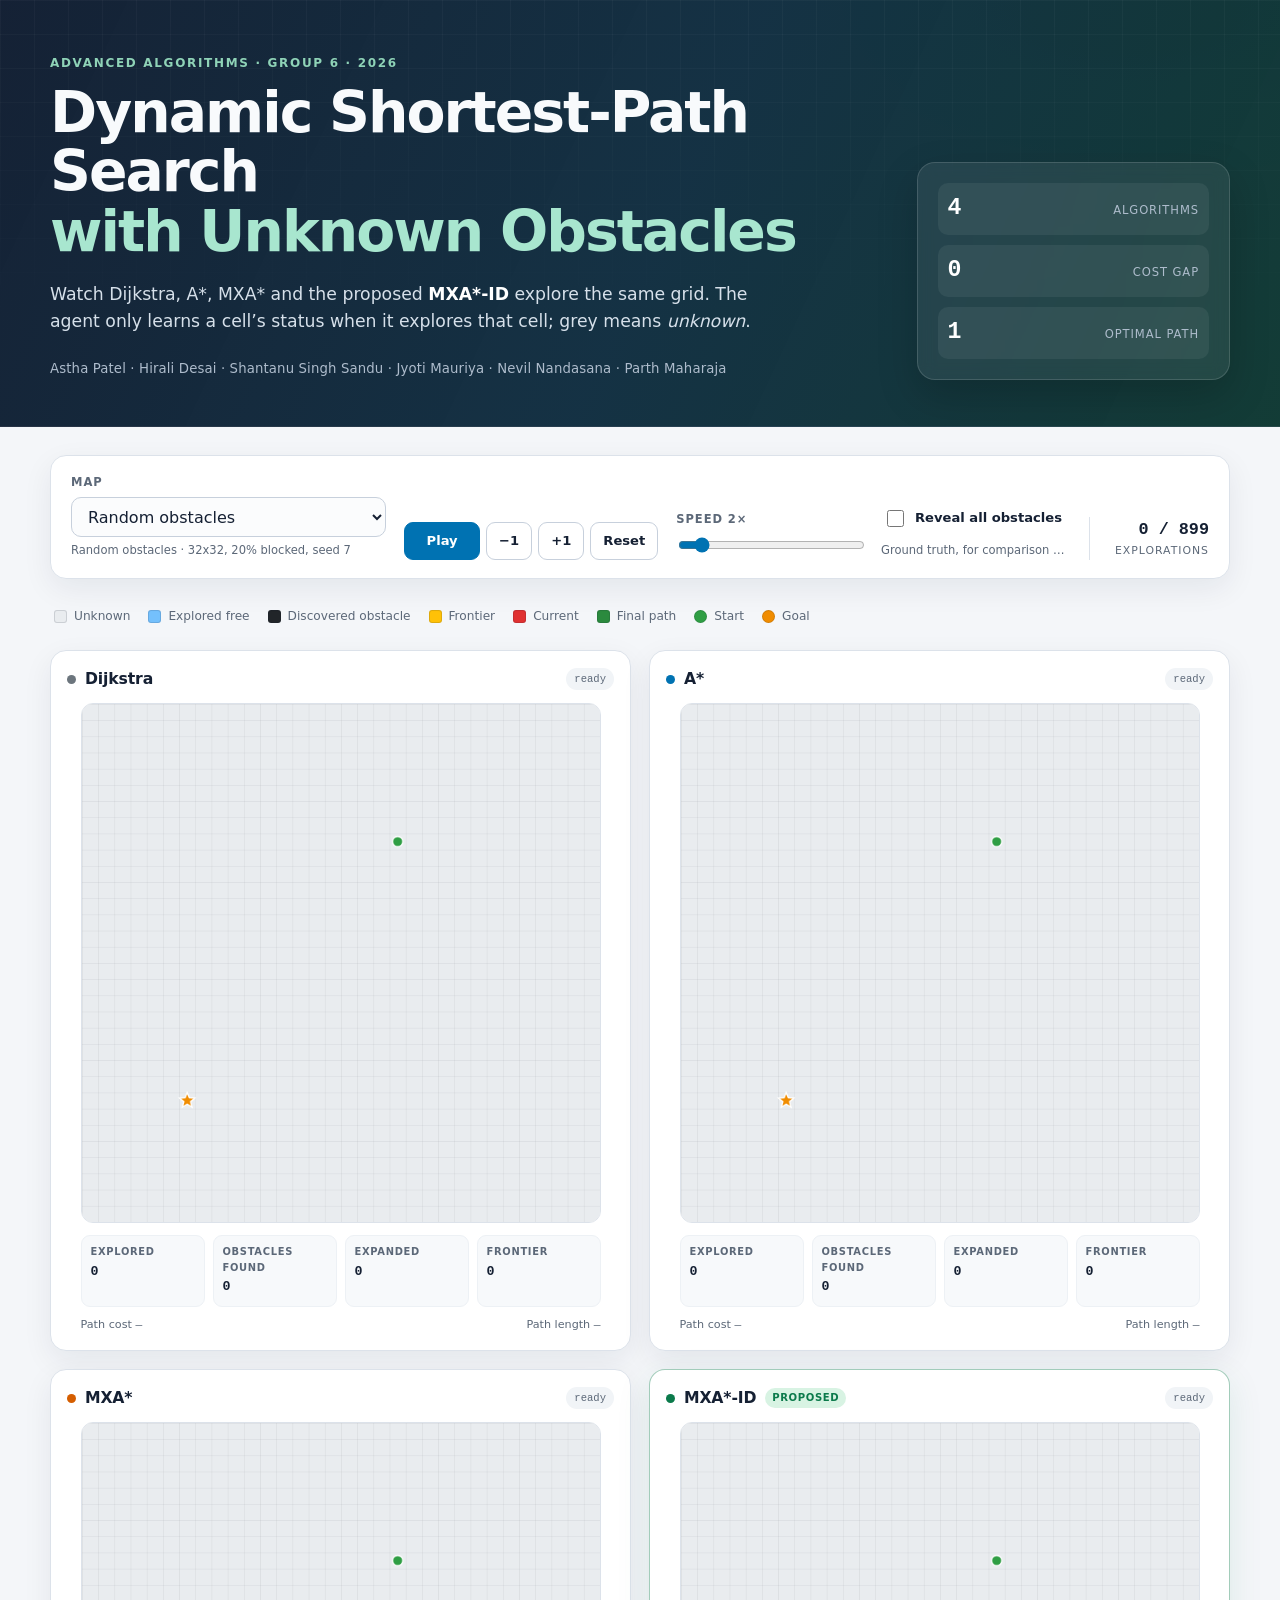
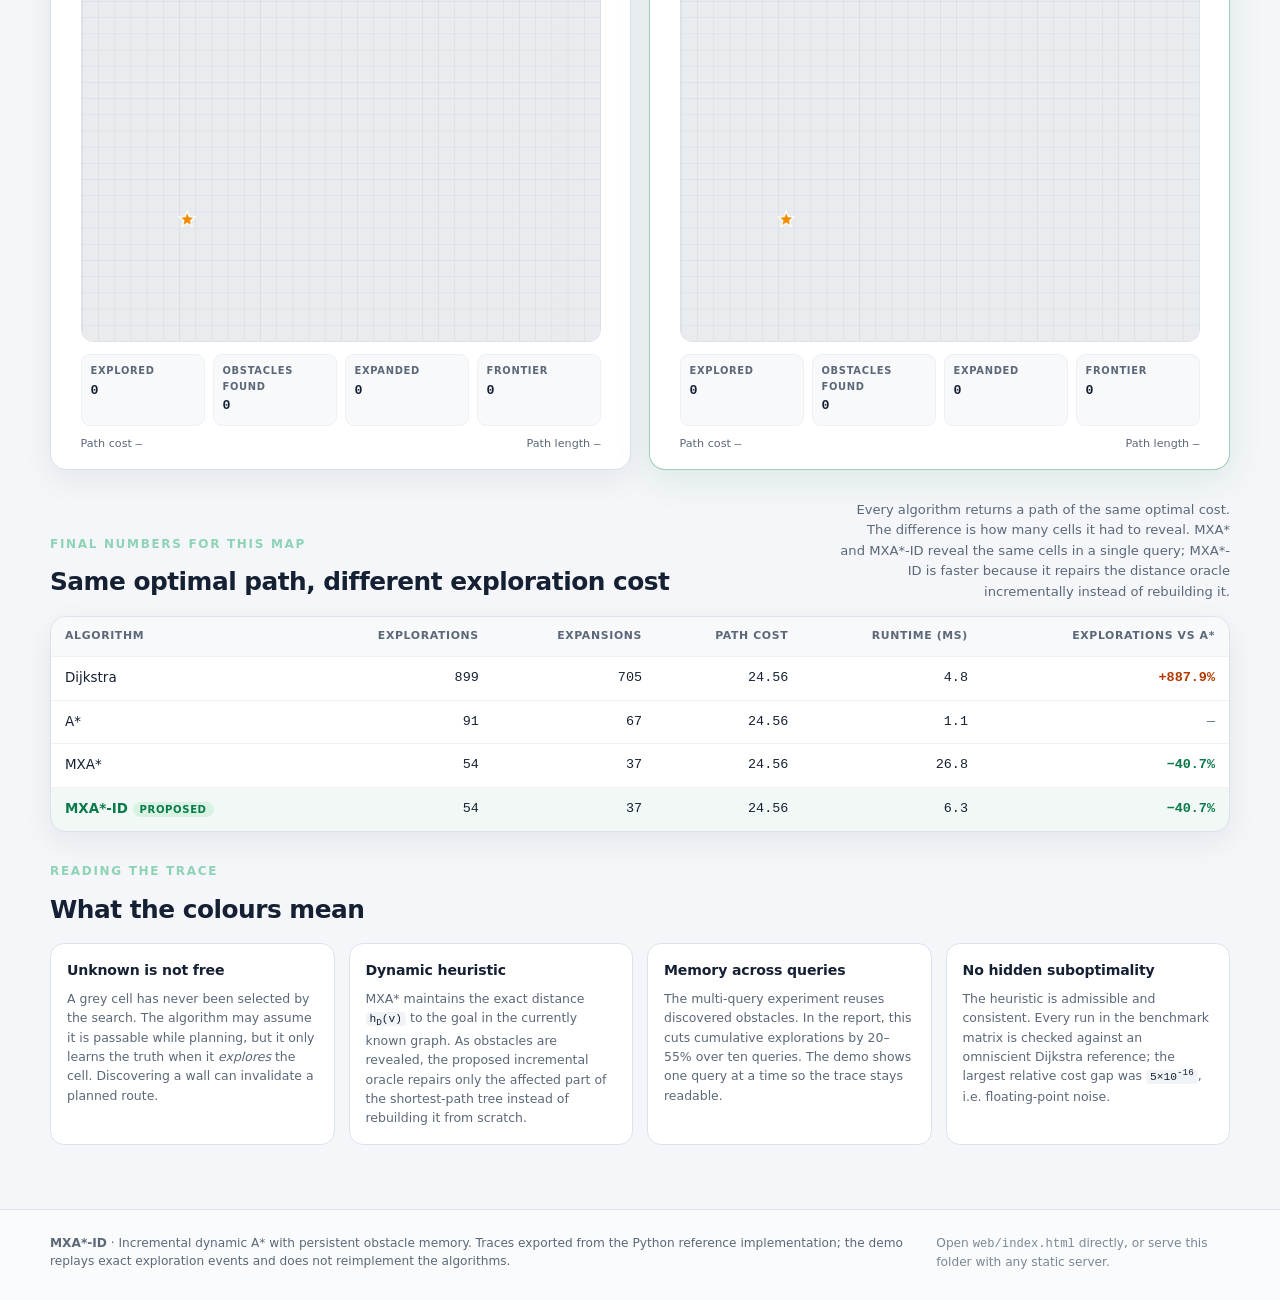
<file: web/index.html>
<!doctype html>
<html lang="en">
<head>
  <meta charset="utf-8">
  <meta name="viewport" content="width=device-width, initial-scale=1">
  <title>MXA*-ID · Dynamic Shortest-Path Search with Unknown Obstacles</title>
  <meta name="description" content="Interactive trace playback for MXA*-ID, an optimality-preserving dynamic shortest-path search under unknown obstacles.">
  <link rel="icon" href="data:image/svg+xml,%3Csvg xmlns='http://www.w3.org/2000/svg' viewBox='0 0 32 32'%3E%3Crect width='32' height='32' rx='7' fill='%230b7a4b'/%3E%3Cpath d='M7 24V8h4v12h10v4z' fill='white'/%3E%3Ccircle cx='24' cy='9' r='3' fill='%23ffc107'/%3E%3C/svg%3E">
  <link rel="stylesheet" href="style.css">
</head>
<body>
  <header class="hero">
    <div class="wrap hero-inner">
      <div>
        <p class="eyebrow">Advanced Algorithms · Group 6 · 2026</p>
        <h1>Dynamic Shortest-Path Search<br><span>with Unknown Obstacles</span></h1>
        <p class="lede">
          Watch Dijkstra, A*, MXA* and the proposed <strong>MXA*-ID</strong> explore the
          same grid. The agent only learns a cell’s status when it explores that cell;
          grey means <em>unknown</em>.
        </p>
        <p class="authors">
          Astha Patel · Hirali Desai · Shantanu Singh Sandu · Jyoti Mauriya ·
          Nevil Nandasana · Parth Maharaja
        </p>
      </div>
      <div class="hero-card" aria-hidden="true">
        <div class="hero-stat"><span id="hero-alg">4</span><small>algorithms</small></div>
        <div class="hero-stat"><span>0</span><small>cost gap</small></div>
        <div class="hero-stat"><span>1</span><small>optimal path</small></div>
      </div>
    </div>
  </header>

  <main class="wrap">
    <section class="controls" aria-label="Playback controls">
      <div class="control-group scenario-group">
        <label for="scenario">Map</label>
        <select id="scenario" aria-label="Select a map"></select>
        <p id="scenario-subtitle" class="control-hint"></p>
      </div>

      <div class="control-group buttons" role="group" aria-label="Animation controls">
        <button id="play" class="primary" type="button">Play</button>
        <button id="step-back" type="button" title="Step back">&minus;1</button>
        <button id="step-forward" type="button" title="Step forward">+1</button>
        <button id="reset" type="button">Reset</button>
      </div>

      <div class="control-group speed-group">
        <label for="speed">Speed <span id="speed-value">2&times;</span></label>
        <input id="speed" type="range" min="1" max="12" value="2" step="1">
      </div>

      <div class="control-group checkbox-group">
        <label class="check">
          <input id="truth" type="checkbox">
          <span>Reveal all obstacles</span>
        </label>
        <p class="control-hint">Ground truth, for comparison only</p>
      </div>

      <div class="progress" aria-live="polite">
        <span id="progress">0 / 0</span>
        <small>explorations</small>
      </div>
    </section>

    <section class="legend" aria-label="Colour legend">
      <span><i class="swatch unknown"></i>Unknown</span>
      <span><i class="swatch explored"></i>Explored free</span>
      <span><i class="swatch blocked"></i>Discovered obstacle</span>
      <span><i class="swatch frontier"></i>Frontier</span>
      <span><i class="swatch current"></i>Current</span>
      <span><i class="swatch path"></i>Final path</span>
      <span><i class="swatch start"></i>Start</span>
      <span><i class="swatch goal"></i>Goal</span>
    </section>

    <section id="panels" class="panels" aria-label="Algorithm trace panels"></section>

    <section class="comparison">
      <div class="section-head">
        <div>
          <p class="eyebrow">Final numbers for this map</p>
          <h2>Same optimal path, different exploration cost</h2>
        </div>
        <p class="section-note">
          Every algorithm returns a path of the same optimal cost. The difference is
          how many cells it had to reveal. MXA* and MXA*-ID reveal the same cells in a
          single query; MXA*-ID is faster because it repairs the distance oracle
          incrementally instead of rebuilding it.
        </p>
      </div>
      <div class="table-wrap">
        <table id="metrics-table">
          <thead>
            <tr>
              <th scope="col">Algorithm</th>
              <th scope="col">Explorations</th>
              <th scope="col">Expansions</th>
              <th scope="col">Path cost</th>
              <th scope="col">Runtime (ms)</th>
              <th scope="col">Explorations vs A*</th>
            </tr>
          </thead>
          <tbody id="metrics-body"></tbody>
        </table>
      </div>
    </section>

    <section class="notes">
      <div class="section-head">
        <div>
          <p class="eyebrow">Reading the trace</p>
          <h2>What the colours mean</h2>
        </div>
      </div>
      <div class="note-grid">
        <article class="note">
          <h3>Unknown is not free</h3>
          <p>
            A grey cell has never been selected by the search. The algorithm may
            assume it is passable while planning, but it only learns the truth when
            it <em>explores</em> the cell. Discovering a wall can invalidate a
            planned route.
          </p>
        </article>
        <article class="note">
          <h3>Dynamic heuristic</h3>
          <p>
            MXA* maintains the exact distance <code>h<sub>D</sub>(v)</code> to the
            goal in the currently known graph. As obstacles are revealed, the
            proposed incremental oracle repairs only the affected part of the
            shortest-path tree instead of rebuilding it from scratch.
          </p>
        </article>
        <article class="note">
          <h3>Memory across queries</h3>
          <p>
            The multi-query experiment reuses discovered obstacles. In the report,
            this cuts cumulative explorations by 20–55% over ten queries. The demo
            shows one query at a time so the trace stays readable.
          </p>
        </article>
        <article class="note">
          <h3>No hidden suboptimality</h3>
          <p>
            The heuristic is admissible and consistent. Every run in the benchmark
            matrix is checked against an omniscient Dijkstra reference; the largest
            relative cost gap was <code>5&times;10<sup>-16</sup></code>, i.e. floating-point
            noise.
          </p>
        </article>
      </div>
    </section>
  </main>

  <footer>
    <div class="wrap footer-inner">
      <p>
        <strong>MXA*-ID</strong> · Incremental dynamic A* with persistent obstacle
        memory. Traces exported from the Python reference implementation; the demo
        replays exact exploration events and does not reimplement the algorithms.
      </p>
      <p class="muted">Open <code>web/index.html</code> directly, or serve this folder with any static server.</p>
    </div>
  </footer>

  <script src="demo_data.js"></script>
  <script src="app.js"></script>
</body>
</html>
</file>
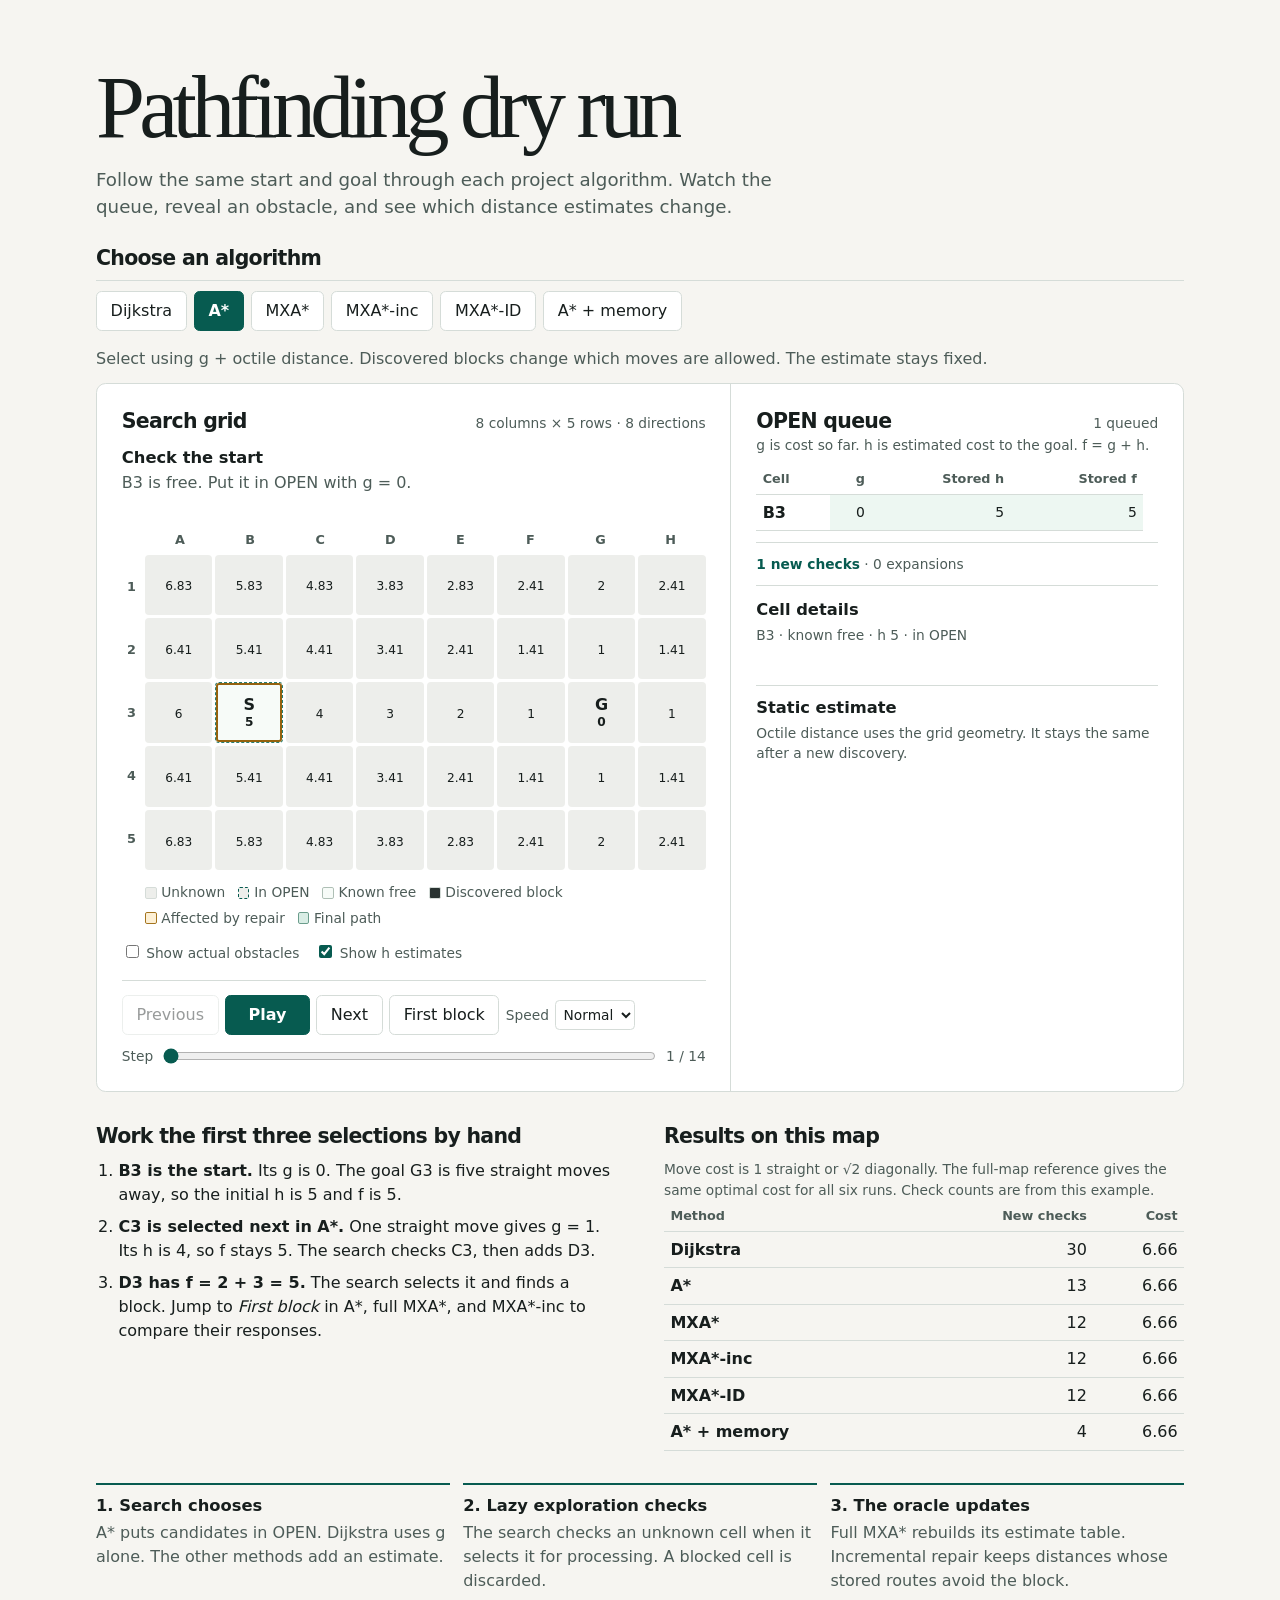
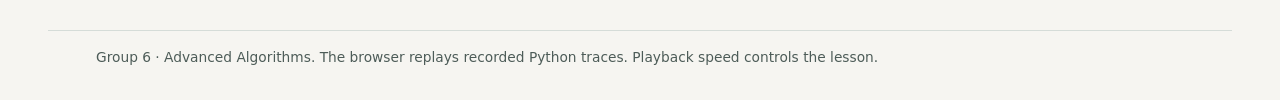
<file: web/dry-run.html>
<!doctype html>
<html lang="en">
<head>
<meta charset="utf-8">
<meta name="viewport" content="width=device-width, initial-scale=1">
<title>Pathfinding dry run · MXA*-ID</title>
<meta name="description" content="Step through six recorded searches on the same grid and see how lazy exploration and incremental repair work.">
<style>
  :root { color-scheme: light; --bg:#f6f5f1; --paper:#fff; --ink:#171e1d; --muted:#4d5c58; --line:#d5dcd8; --accent:#075b50; --mint:#d9ede5; --warm:#fdf0d5; --warn:#84560a; --unknown:#edeeeb; }
  * { box-sizing:border-box; }
  body { margin:0; background:var(--bg); color:var(--ink); font:1rem/1.5 "Segoe UI",system-ui,sans-serif; }
  header,main,footer { max-width:74rem; margin:0 auto; padding-inline:clamp(1rem,4vw,3rem); }
  header { padding-top:clamp(1.8rem,5vw,4rem); padding-bottom:1.6rem; }
  h1,h2,h3,p { margin:0; }
  h1 { font-family:Georgia,serif; font-weight:500; font-size:clamp(2.65rem,7vw,5.5rem); line-height:.99; letter-spacing:-.065em; }
  h2 { font-size:1.28rem; line-height:1.24; letter-spacing:-.035em; }
  h3 { font-size:1.02rem; line-height:1.3; }
  .intro { max-width:46rem; margin-top:.9rem; color:var(--muted); font-size:clamp(1rem,2vw,1.14rem); }
  .section-title { margin-bottom:.55rem; }
  .methods { display:flex; flex-wrap:wrap; gap:.45rem; padding:.65rem 0; border-top:1px solid var(--line); }
  button,input,select { font:inherit; }
  button { border:1px solid var(--line); background:var(--paper); color:var(--ink); min-height:2.5rem; padding:.4rem .85rem; border-radius:.35rem; cursor:pointer; }
  button:hover:not(:disabled) { border-color:var(--accent); }
  button:focus-visible,input:focus-visible,select:focus-visible { outline:3px solid #287e72; outline-offset:3px; }
  button[aria-pressed=true],.play { background:var(--accent); color:white; border-color:var(--accent); font-weight:650; }
  button:disabled { opacity:.44; cursor:default; }
  .method-description { color:var(--muted); padding:.3rem 0 .8rem; min-height:2.6rem; }
  .lab { display:grid; grid-template-columns:minmax(0,1.4fr) minmax(18rem,1fr); border:1px solid var(--line); background:var(--paper); border-radius:.6rem; }
  .board-pane,.inspector { padding:clamp(.8rem,2.5vw,1.55rem); min-width:0; }
  .inspector { border-left:1px solid var(--line); }
  .board-heading,.queue-heading { display:flex; justify-content:space-between; gap:.55rem; align-items:baseline; flex-wrap:wrap; }
  .small { font-size:.86rem; color:var(--muted); }
  .event { margin:.75rem 0 1rem; min-height:4.2rem; }
  .event p { color:var(--muted); margin-top:.23rem; }
  .map { display:grid; grid-template-columns:1.2rem minmax(0,1fr); grid-template-rows:1.3rem auto; gap:.25rem; }
  .columns { grid-column:2; display:grid; grid-template-columns:repeat(8,1fr); text-align:center; }
  .rows { grid-row:2; display:grid; grid-template-rows:repeat(5,1fr); align-items:center; text-align:center; }
  .axes { color:var(--muted); font-size:.8rem; font-weight:650; }
  .cells-wrap { position:relative; min-width:0; }
  .cells { display:grid; grid-template-columns:repeat(8,minmax(0,1fr)); gap:3px; }
  .cell { position:relative; padding:0; display:grid; place-content:center; aspect-ratio:1.11; min-height:0; border:1px solid transparent; border-radius:.25rem; background:var(--unknown); color:var(--ink); transition:background .22s,border-color .22s; }
  .cell.free { background:#f7fbf8; border-color:#cbdcd2; }
  .cell.queued { border:1px dashed #287e72; }
  .cell.blocked { background:#293331; color:white; }
  .cell.hidden-block { background:repeating-linear-gradient(-45deg,#eee4d4,#eee4d4 4px,#f8f2e8 4px,#f8f2e8 8px); border-color:#9b7a40; }
  .cell.repair { background:var(--warm); border-color:#a4741e; }
  .cell.current { outline:2px solid #94620e; outline-offset:-3px; animation:select-mark .32s ease-out; z-index:1; }
  .cell.path { background:var(--mint); border-color:#6b9d8c; }
  .cell.endpoint { font-weight:700; }
  .cell .glyph { font-size:clamp(.68rem,2.2vw,1rem); line-height:1; }
  .cell .estimate { font-size:clamp(.56rem,1.65vw,.76rem); line-height:1; margin-top:.2rem; font-variant-numeric:tabular-nums; }
  .cell.has-mark .glyph { font-weight:720; }
  .cell[aria-pressed=true] { outline:2px solid var(--accent); outline-offset:-2px; background:var(--mint); color:var(--ink); font-weight:inherit; z-index:1; }
  .cell.blocked[aria-pressed=true] { outline-color:#ad883d; background:#293331; color:white; }
  @keyframes select-mark { 0% { transform:scale(.88); } 100% { transform:scale(1); } }
  .legend { display:flex; flex-wrap:wrap; gap:.3rem .8rem; margin:.75rem 0 0 1.45rem; }
  .legend span { display:inline-flex; align-items:center; gap:.3rem; }
  .swatch { width:.72rem; height:.72rem; border:1px solid var(--line); border-radius:.12rem; display:inline-block; background:var(--unknown); }
  .swatch.free { background:#f7fbf8; border-color:#aebfb5; }
  .swatch.queued { border:1px dashed var(--accent); }
  .swatch.blocked { background:#293331; }
  .swatch.repair { background:var(--warm); border-color:#a4741e; }
  .swatch.path { background:var(--mint); border-color:#6b9d8c; }
  .view-options { margin-top:.85rem; display:flex; flex-wrap:wrap; align-items:center; gap:.4rem 1rem; }
  input[type=checkbox],input[type=range] { accent-color:var(--accent); }
  .controls { border-top:1px solid var(--line); padding-top:.9rem; margin-top:1rem; }
  .control-row { display:flex; flex-wrap:wrap; gap:.4rem; align-items:center; }
  .play { min-width:5.3rem; }
  .controls label { display:flex; align-items:center; gap:.35rem; }
  select { border:1px solid var(--line); border-radius:.28rem; background:white; padding:.32rem .25rem; color:var(--ink); }
  .scrubber { display:grid; grid-template-columns:auto 1fr auto; align-items:center; gap:.6rem; margin:.65rem 0 0; }
  .scrubber input { width:100%; margin:0; min-width:0; }
  table { width:100%; border-collapse:collapse; font-variant-numeric:tabular-nums; }
  th,td { padding:.36rem .4rem; border-bottom:1px solid var(--line); text-align:right; white-space:nowrap; }
  th:first-child,td:first-child { text-align:left; }
  thead th { color:var(--muted); font-size:.8rem; }
  .queue-scroll { max-height:14.6rem; overflow:auto; margin-top:.5rem; scrollbar-gutter:stable; }
  .queue-scroll thead { position:sticky; top:0; background:var(--paper); }
  .queue-scroll td { font-size:.87rem; }
  .queue-scroll tr:first-child td { background:#edf7f2; }
  .queue-scroll .stale { color:var(--warn); font-weight:700; }
  .queue-heading p { margin-top:.3rem; }
  .metric-line { padding:.68rem 0; margin-top:.65rem; border-block:1px solid var(--line); }
  .metric-line strong { color:var(--accent); }
  .inspection { margin-top:.8rem; min-height:4.5rem; }
  .inspection p,.oracle p { margin-top:.28rem; }
  .oracle { margin-top:.85rem; border-top:1px solid var(--line); padding-top:.72rem; }
  .oracle ul { display:flex; flex-wrap:wrap; list-style:none; margin:.45rem 0 0; padding:0; gap:.22rem .65rem; color:var(--warn); font-size:.85rem; }
  .notes { display:grid; grid-template-columns:1fr 1fr; gap:clamp(1.3rem,4vw,3rem); margin:2rem 0; }
  .notes h2 { margin-bottom:.6rem; }
  .notes ol { padding-left:1.4rem; margin:.5rem 0 0; }
  .notes li + li { margin-top:.5rem; }
  .notes p { color:var(--muted); }
  .results { overflow-x:auto; }
  .flow { margin-bottom:1.7rem; display:grid; grid-template-columns:repeat(3,1fr); gap:.85rem; }
  .flow article { border-top:2px solid var(--accent); padding:.62rem 0; }
  .flow p { color:var(--muted); margin-top:.3rem; }
  footer { border-top:1px solid var(--line); padding-top:1rem; padding-bottom:2rem; color:var(--muted); }
  @media(max-width:56rem) { .lab,.notes { grid-template-columns:1fr; } .inspector { border-left:0; border-top:1px solid var(--line); } }
  @media(max-width:34rem) { .flow { grid-template-columns:1fr; } .event { min-height:0; } .methods button { min-height:2.75rem; } .control-row button { padding-inline:.6rem; } }
  @media(prefers-reduced-motion:reduce) { *,*::before,*::after { animation:none!important; transition:none!important; } }
</style>
</head>
<body>
<header>
  <h1>Pathfinding dry run</h1>
  <p class="intro">Follow the same start and goal through each project algorithm. Watch the queue, reveal an obstacle, and see which distance estimates change.</p>
</header>
<main>
  <h2 class="section-title">Choose an algorithm</h2>
  <div class="methods" id="methods" role="group" aria-label="Algorithm"></div>
  <p class="method-description" id="method-description"></p>
  <section class="lab" aria-label="Interactive search trace">
    <div class="board-pane">
      <div class="board-heading"><h2>Search grid</h2><span class="small">8 columns × 5 rows · 8 directions</span></div>
      <div class="event" id="event" aria-live="polite" aria-atomic="true"><h3 id="event-title"></h3><p id="event-detail"></p></div>
      <div class="map">
        <div id="columns" class="columns axes" aria-hidden="true"></div>
        <div id="rows" class="rows axes" aria-hidden="true"></div>
        <div class="cells-wrap"><div id="cells" class="cells" role="group" aria-label="Map cells"></div></div>
      </div>
      <div class="legend small" aria-label="Map legend">
        <span><i class="swatch"></i>Unknown</span><span><i class="swatch queued"></i>In OPEN</span>
        <span><i class="swatch free"></i>Known free</span><span><i class="swatch blocked"></i>Discovered block</span>
        <span><i class="swatch repair"></i>Affected by repair</span><span><i class="swatch path"></i>Final path</span>
      </div>
      <div class="view-options small">
        <label><input id="truth" type="checkbox"> Show actual obstacles</label>
        <label><input id="estimates" type="checkbox" checked> Show h estimates</label>
      </div>
      <div class="controls" aria-label="Playback controls">
        <div class="control-row">
          <button id="prev" type="button">Previous</button><button id="play" type="button" class="play">Play</button>
          <button id="next" type="button">Next</button><button id="jump" type="button">First block</button>
          <label class="small">Speed <select id="speed"><option value="1400">Slow</option><option value="850" selected>Normal</option><option value="390">Fast</option></select></label>
        </div>
        <div class="scrubber small"><label for="progress">Step</label><input type="range" id="progress" min="1"><output id="step-count" for="progress"></output></div>
      </div>
    </div>
    <aside class="inspector" aria-label="Search details">
      <div class="queue-heading"><h2>OPEN queue</h2><span class="small" id="queue-count"></span></div>
      <p class="small">g is cost so far. h is estimated cost to the goal. f = g + h.</p>
      <div class="queue-scroll">
        <table aria-label="Recorded OPEN priorities">
          <thead><tr><th scope="col">Cell</th><th scope="col">g</th><th scope="col">Stored h</th><th scope="col">Stored f</th><th scope="col" id="current-f">Current f</th><th scope="col" id="risk-head" hidden>Risk</th></tr></thead>
          <tbody id="queue"></tbody>
        </table>
      </div>
      <p class="metric-line small" id="metrics"></p>
      <div class="inspection"><h3>Cell details</h3><p class="small" id="inspection"></p></div>
      <div class="oracle" id="oracle">
        <h3 id="oracle-title">Distance estimates</h3>
        <p class="small" id="oracle-detail"></p>
        <ul id="changes" aria-label="Changed distances"></ul>
      </div>
    </aside>
  </section>
  <section class="notes" aria-label="Worked example and results">
    <div>
      <h2>Work the first three selections by hand</h2>
      <ol>
        <li><strong>B3 is the start.</strong> Its g is 0. The goal G3 is five straight moves away, so the initial h is 5 and f is 5.</li>
        <li><strong>C3 is selected next in A*.</strong> One straight move gives g = 1. Its h is 4, so f stays 5. The search checks C3, then adds D3.</li>
        <li><strong>D3 has f = 2 + 3 = 5.</strong> The search selects it and finds a block. Jump to <em>First block</em> in A*, full MXA*, and MXA*-inc to compare their responses.</li>
      </ol>
    </div>
    <div>
      <h2>Results on this map</h2>
      <p class="small">Move cost is 1 straight or √2 diagonally. The full-map reference gives the same optimal cost for all six runs. Check counts are from this example.</p>
      <div class="results"><table aria-label="Results on the example map">
        <thead><tr><th scope="col">Method</th><th scope="col">New checks</th><th scope="col">Cost</th></tr></thead>
        <tbody id="results"></tbody>
      </table></div>
    </div>
  </section>
  <section class="flow" aria-label="Three parts of MXA*-ID">
    <article><h3>1. Search chooses</h3><p>A* puts candidates in OPEN. Dijkstra uses g alone. The other methods add an estimate.</p></article>
    <article><h3>2. Lazy exploration checks</h3><p>The search checks an unknown cell when it selects it for processing. A blocked cell is discarded.</p></article>
    <article><h3>3. The oracle updates</h3><p>Full MXA* rebuilds its estimate table. Incremental repair keeps distances whose stored routes avoid the block.</p></article>
  </section>
</main>
<footer class="small">Group 6 · Advanced Algorithms. The browser replays recorded Python traces. Playback speed controls the lesson.</footer>
<script id="lesson-data" type="application/json">
{"width":8,"height":5,"start":17,"goal":22,"blocked":[11,19,27,35],"runs":[{"id":"dijkstra","name":"Dijkstra","prior":[0,0,0,0,0,0,0,0,0,0,0,0,0,0,0,0,0,0,0,0,0,0,0,0,0,0,0,0,0,0,0,0,0,0,0,0,0,0,0,0],"frames":[{"kind":"start","current":17,"status":[0,0,0,0,0,0,0,0,0,0,0,0,0,0,0,0,0,1,0,0,0,0,0,0,0,0,0,0,0,0,0,0,0,0,0,0,0,0,0,0],"queue":[{"cell":17,"g":0.0,"h":0.0,"f":0.0,"currentF":0.0,"risk":null}],"h":[0,0,0,0,0,0,0,0,0,0,0,0,0,0,0,0,0,0,0,0,0,0,0,0,0,0,0,0,0,0,0,0,0,0,0,0,0,0,0,0],"checks":1,"expansions":0,"blockedCount":0,"builds":0,"updates":0,"dirty":false,"repair":null},{"kind":"expanded","current":17,"status":[0,0,0,0,0,0,0,0,0,0,0,0,0,0,0,0,0,1,0,0,0,0,0,0,0,0,0,0,0,0,0,0,0,0,0,0,0,0,0,0],"queue":[{"cell":9,"g":1.0,"h":0.0,"f":1.0,"currentF":1.0,"risk":null},{"cell":16,"g":1.0,"h":0.0,"f":1.0,"currentF":1.0,"risk":null},{"cell":18,"g":1.0,"h":0.0,"f":1.0,"currentF":1.0,"risk":null},{"cell":25,"g":1.0,"h":0.0,"f":1.0,"currentF":1.0,"risk":null},{"cell":8,"g":1.414214,"h":0.0,"f":1.414214,"currentF":1.414214,"risk":null},{"cell":10,"g":1.414214,"h":0.0,"f":1.414214,"currentF":1.414214,"risk":null},{"cell":24,"g":1.414214,"h":0.0,"f":1.414214,"currentF":1.414214,"risk":null},{"cell":26,"g":1.414214,"h":0.0,"f":1.414214,"currentF":1.414214,"risk":null}],"h":[0,0,0,0,0,0,0,0,0,0,0,0,0,0,0,0,0,0,0,0,0,0,0,0,0,0,0,0,0,0,0,0,0,0,0,0,0,0,0,0],"checks":1,"expansions":1,"blockedCount":0,"builds":0,"updates":0,"dirty":false,"repair":null},{"kind":"expanded","current":9,"status":[0,0,0,0,0,0,0,0,0,1,0,0,0,0,0,0,0,1,0,0,0,0,0,0,0,0,0,0,0,0,0,0,0,0,0,0,0,0,0,0],"queue":[{"cell":16,"g":1.0,"h":0.0,"f":1.0,"currentF":1.0,"risk":null},{"cell":18,"g":1.0,"h":0.0,"f":1.0,"currentF":1.0,"risk":null},{"cell":25,"g":1.0,"h":0.0,"f":1.0,"currentF":1.0,"risk":null},{"cell":8,"g":1.414214,"h":0.0,"f":1.414214,"currentF":1.414214,"risk":null},{"cell":10,"g":1.414214,"h":0.0,"f":1.414214,"currentF":1.414214,"risk":null},{"cell":24,"g":1.414214,"h":0.0,"f":1.414214,"currentF":1.414214,"risk":null},{"cell":26,"g":1.414214,"h":0.0,"f":1.414214,"currentF":1.414214,"risk":null},{"cell":1,"g":2.0,"h":0.0,"f":2.0,"currentF":2.0,"risk":null},{"cell":0,"g":2.414214,"h":0.0,"f":2.414214,"currentF":2.414214,"risk":null},{"cell":2,"g":2.414214,"h":0.0,"f":2.414214,"currentF":2.414214,"risk":null}],"h":[0,0,0,0,0,0,0,0,0,0,0,0,0,0,0,0,0,0,0,0,0,0,0,0,0,0,0,0,0,0,0,0,0,0,0,0,0,0,0,0],"checks":2,"expansions":2,"blockedCount":0,"builds":0,"updates":0,"dirty":false,"repair":null},{"kind":"expanded","current":16,"status":[0,0,0,0,0,0,0,0,0,1,0,0,0,0,0,0,1,1,0,0,0,0,0,0,0,0,0,0,0,0,0,0,0,0,0,0,0,0,0,0],"queue":[{"cell":18,"g":1.0,"h":0.0,"f":1.0,"currentF":1.0,"risk":null},{"cell":25,"g":1.0,"h":0.0,"f":1.0,"currentF":1.0,"risk":null},{"cell":8,"g":1.414214,"h":0.0,"f":1.414214,"currentF":1.414214,"risk":null},{"cell":10,"g":1.414214,"h":0.0,"f":1.414214,"currentF":1.414214,"risk":null},{"cell":24,"g":1.414214,"h":0.0,"f":1.414214,"currentF":1.414214,"risk":null},{"cell":26,"g":1.414214,"h":0.0,"f":1.414214,"currentF":1.414214,"risk":null},{"cell":1,"g":2.0,"h":0.0,"f":2.0,"currentF":2.0,"risk":null},{"cell":0,"g":2.414214,"h":0.0,"f":2.414214,"currentF":2.414214,"risk":null},{"cell":2,"g":2.414214,"h":0.0,"f":2.414214,"currentF":2.414214,"risk":null}],"h":[0,0,0,0,0,0,0,0,0,0,0,0,0,0,0,0,0,0,0,0,0,0,0,0,0,0,0,0,0,0,0,0,0,0,0,0,0,0,0,0],"checks":3,"expansions":3,"blockedCount":0,"builds":0,"updates":0,"dirty":false,"repair":null},{"kind":"expanded","current":18,"status":[0,0,0,0,0,0,0,0,0,1,0,0,0,0,0,0,1,1,1,0,0,0,0,0,0,0,0,0,0,0,0,0,0,0,0,0,0,0,0,0],"queue":[{"cell":25,"g":1.0,"h":0.0,"f":1.0,"currentF":1.0,"risk":null},{"cell":8,"g":1.414214,"h":0.0,"f":1.414214,"currentF":1.414214,"risk":null},{"cell":10,"g":1.414214,"h":0.0,"f":1.414214,"currentF":1.414214,"risk":null},{"cell":24,"g":1.414214,"h":0.0,"f":1.414214,"currentF":1.414214,"risk":null},{"cell":26,"g":1.414214,"h":0.0,"f":1.414214,"currentF":1.414214,"risk":null},{"cell":1,"g":2.0,"h":0.0,"f":2.0,"currentF":2.0,"risk":null},{"cell":19,"g":2.0,"h":0.0,"f":2.0,"currentF":2.0,"risk":null},{"cell":0,"g":2.414214,"h":0.0,"f":2.414214,"currentF":2.414214,"risk":null},{"cell":2,"g":2.414214,"h":0.0,"f":2.414214,"currentF":2.414214,"risk":null},{"cell":11,"g":2.414214,"h":0.0,"f":2.414214,"currentF":2.414214,"risk":null},{"cell":27,"g":2.414214,"h":0.0,"f":2.414214,"currentF":2.414214,"risk":null}],"h":[0,0,0,0,0,0,0,0,0,0,0,0,0,0,0,0,0,0,0,0,0,0,0,0,0,0,0,0,0,0,0,0,0,0,0,0,0,0,0,0],"checks":4,"expansions":4,"blockedCount":0,"builds":0,"updates":0,"dirty":false,"repair":null},{"kind":"expanded","current":25,"status":[0,0,0,0,0,0,0,0,0,1,0,0,0,0,0,0,1,1,1,0,0,0,0,0,0,1,0,0,0,0,0,0,0,0,0,0,0,0,0,0],"queue":[{"cell":8,"g":1.414214,"h":0.0,"f":1.414214,"currentF":1.414214,"risk":null},{"cell":10,"g":1.414214,"h":0.0,"f":1.414214,"currentF":1.414214,"risk":null},{"cell":24,"g":1.414214,"h":0.0,"f":1.414214,"currentF":1.414214,"risk":null},{"cell":26,"g":1.414214,"h":0.0,"f":1.414214,"currentF":1.414214,"risk":null},{"cell":1,"g":2.0,"h":0.0,"f":2.0,"currentF":2.0,"risk":null},{"cell":19,"g":2.0,"h":0.0,"f":2.0,"currentF":2.0,"risk":null},{"cell":33,"g":2.0,"h":0.0,"f":2.0,"currentF":2.0,"risk":null},{"cell":0,"g":2.414214,"h":0.0,"f":2.414214,"currentF":2.414214,"risk":null},{"cell":2,"g":2.414214,"h":0.0,"f":2.414214,"currentF":2.414214,"risk":null},{"cell":11,"g":2.414214,"h":0.0,"f":2.414214,"currentF":2.414214,"risk":null},{"cell":27,"g":2.414214,"h":0.0,"f":2.414214,"currentF":2.414214,"risk":null},{"cell":32,"g":2.414214,"h":0.0,"f":2.414214,"currentF":2.414214,"risk":null},{"cell":34,"g":2.414214,"h":0.0,"f":2.414214,"currentF":2.414214,"risk":null}],"h":[0,0,0,0,0,0,0,0,0,0,0,0,0,0,0,0,0,0,0,0,0,0,0,0,0,0,0,0,0,0,0,0,0,0,0,0,0,0,0,0],"checks":5,"expansions":5,"blockedCount":0,"builds":0,"updates":0,"dirty":false,"repair":null},{"kind":"expanded","current":8,"status":[0,0,0,0,0,0,0,0,1,1,0,0,0,0,0,0,1,1,1,0,0,0,0,0,0,1,0,0,0,0,0,0,0,0,0,0,0,0,0,0],"queue":[{"cell":10,"g":1.414214,"h":0.0,"f":1.414214,"currentF":1.414214,"risk":null},{"cell":24,"g":1.414214,"h":0.0,"f":1.414214,"currentF":1.414214,"risk":null},{"cell":26,"g":1.414214,"h":0.0,"f":1.414214,"currentF":1.414214,"risk":null},{"cell":1,"g":2.0,"h":0.0,"f":2.0,"currentF":2.0,"risk":null},{"cell":19,"g":2.0,"h":0.0,"f":2.0,"currentF":2.0,"risk":null},{"cell":33,"g":2.0,"h":0.0,"f":2.0,"currentF":2.0,"risk":null},{"cell":0,"g":2.414214,"h":0.0,"f":2.414214,"currentF":2.414214,"risk":null},{"cell":2,"g":2.414214,"h":0.0,"f":2.414214,"currentF":2.414214,"risk":null},{"cell":11,"g":2.414214,"h":0.0,"f":2.414214,"currentF":2.414214,"risk":null},{"cell":27,"g":2.414214,"h":0.0,"f":2.414214,"currentF":2.414214,"risk":null},{"cell":32,"g":2.414214,"h":0.0,"f":2.414214,"currentF":2.414214,"risk":null},{"cell":34,"g":2.414214,"h":0.0,"f":2.414214,"currentF":2.414214,"risk":null}],"h":[0,0,0,0,0,0,0,0,0,0,0,0,0,0,0,0,0,0,0,0,0,0,0,0,0,0,0,0,0,0,0,0,0,0,0,0,0,0,0,0],"checks":6,"expansions":6,"blockedCount":0,"builds":0,"updates":0,"dirty":false,"repair":null},{"kind":"expanded","current":10,"status":[0,0,0,0,0,0,0,0,1,1,1,0,0,0,0,0,1,1,1,0,0,0,0,0,0,1,0,0,0,0,0,0,0,0,0,0,0,0,0,0],"queue":[{"cell":24,"g":1.414214,"h":0.0,"f":1.414214,"currentF":1.414214,"risk":null},{"cell":26,"g":1.414214,"h":0.0,"f":1.414214,"currentF":1.414214,"risk":null},{"cell":1,"g":2.0,"h":0.0,"f":2.0,"currentF":2.0,"risk":null},{"cell":19,"g":2.0,"h":0.0,"f":2.0,"currentF":2.0,"risk":null},{"cell":33,"g":2.0,"h":0.0,"f":2.0,"currentF":2.0,"risk":null},{"cell":0,"g":2.414214,"h":0.0,"f":2.414214,"currentF":2.414214,"risk":null},{"cell":2,"g":2.414214,"h":0.0,"f":2.414214,"currentF":2.414214,"risk":null},{"cell":11,"g":2.414214,"h":0.0,"f":2.414214,"currentF":2.414214,"risk":null},{"cell":27,"g":2.414214,"h":0.0,"f":2.414214,"currentF":2.414214,"risk":null},{"cell":32,"g":2.414214,"h":0.0,"f":2.414214,"currentF":2.414214,"risk":null},{"cell":34,"g":2.414214,"h":0.0,"f":2.414214,"currentF":2.414214,"risk":null},{"cell":3,"g":2.828427,"h":0.0,"f":2.828427,"currentF":2.828427,"risk":null}],"h":[0,0,0,0,0,0,0,0,0,0,0,0,0,0,0,0,0,0,0,0,0,0,0,0,0,0,0,0,0,0,0,0,0,0,0,0,0,0,0,0],"checks":7,"expansions":7,"blockedCount":0,"builds":0,"updates":0,"dirty":false,"repair":null},{"kind":"expanded","current":24,"status":[0,0,0,0,0,0,0,0,1,1,1,0,0,0,0,0,1,1,1,0,0,0,0,0,1,1,0,0,0,0,0,0,0,0,0,0,0,0,0,0],"queue":[{"cell":26,"g":1.414214,"h":0.0,"f":1.414214,"currentF":1.414214,"risk":null},{"cell":1,"g":2.0,"h":0.0,"f":2.0,"currentF":2.0,"risk":null},{"cell":19,"g":2.0,"h":0.0,"f":2.0,"currentF":2.0,"risk":null},{"cell":33,"g":2.0,"h":0.0,"f":2.0,"currentF":2.0,"risk":null},{"cell":0,"g":2.414214,"h":0.0,"f":2.414214,"currentF":2.414214,"risk":null},{"cell":2,"g":2.414214,"h":0.0,"f":2.414214,"currentF":2.414214,"risk":null},{"cell":11,"g":2.414214,"h":0.0,"f":2.414214,"currentF":2.414214,"risk":null},{"cell":27,"g":2.414214,"h":0.0,"f":2.414214,"currentF":2.414214,"risk":null},{"cell":32,"g":2.414214,"h":0.0,"f":2.414214,"currentF":2.414214,"risk":null},{"cell":34,"g":2.414214,"h":0.0,"f":2.414214,"currentF":2.414214,"risk":null},{"cell":3,"g":2.828427,"h":0.0,"f":2.828427,"currentF":2.828427,"risk":null}],"h":[0,0,0,0,0,0,0,0,0,0,0,0,0,0,0,0,0,0,0,0,0,0,0,0,0,0,0,0,0,0,0,0,0,0,0,0,0,0,0,0],"checks":8,"expansions":8,"blockedCount":0,"builds":0,"updates":0,"dirty":false,"repair":null},{"kind":"expanded","current":26,"status":[0,0,0,0,0,0,0,0,1,1,1,0,0,0,0,0,1,1,1,0,0,0,0,0,1,1,1,0,0,0,0,0,0,0,0,0,0,0,0,0],"queue":[{"cell":1,"g":2.0,"h":0.0,"f":2.0,"currentF":2.0,"risk":null},{"cell":19,"g":2.0,"h":0.0,"f":2.0,"currentF":2.0,"risk":null},{"cell":33,"g":2.0,"h":0.0,"f":2.0,"currentF":2.0,"risk":null},{"cell":0,"g":2.414214,"h":0.0,"f":2.414214,"currentF":2.414214,"risk":null},{"cell":2,"g":2.414214,"h":0.0,"f":2.414214,"currentF":2.414214,"risk":null},{"cell":11,"g":2.414214,"h":0.0,"f":2.414214,"currentF":2.414214,"risk":null},{"cell":27,"g":2.414214,"h":0.0,"f":2.414214,"currentF":2.414214,"risk":null},{"cell":32,"g":2.414214,"h":0.0,"f":2.414214,"currentF":2.414214,"risk":null},{"cell":34,"g":2.414214,"h":0.0,"f":2.414214,"currentF":2.414214,"risk":null},{"cell":3,"g":2.828427,"h":0.0,"f":2.828427,"currentF":2.828427,"risk":null},{"cell":35,"g":2.828427,"h":0.0,"f":2.828427,"currentF":2.828427,"risk":null}],"h":[0,0,0,0,0,0,0,0,0,0,0,0,0,0,0,0,0,0,0,0,0,0,0,0,0,0,0,0,0,0,0,0,0,0,0,0,0,0,0,0],"checks":9,"expansions":9,"blockedCount":0,"builds":0,"updates":0,"dirty":false,"repair":null},{"kind":"expanded","current":1,"status":[0,1,0,0,0,0,0,0,1,1,1,0,0,0,0,0,1,1,1,0,0,0,0,0,1,1,1,0,0,0,0,0,0,0,0,0,0,0,0,0],"queue":[{"cell":19,"g":2.0,"h":0.0,"f":2.0,"currentF":2.0,"risk":null},{"cell":33,"g":2.0,"h":0.0,"f":2.0,"currentF":2.0,"risk":null},{"cell":0,"g":2.414214,"h":0.0,"f":2.414214,"currentF":2.414214,"risk":null},{"cell":2,"g":2.414214,"h":0.0,"f":2.414214,"currentF":2.414214,"risk":null},{"cell":11,"g":2.414214,"h":0.0,"f":2.414214,"currentF":2.414214,"risk":null},{"cell":27,"g":2.414214,"h":0.0,"f":2.414214,"currentF":2.414214,"risk":null},{"cell":32,"g":2.414214,"h":0.0,"f":2.414214,"currentF":2.414214,"risk":null},{"cell":34,"g":2.414214,"h":0.0,"f":2.414214,"currentF":2.414214,"risk":null},{"cell":3,"g":2.828427,"h":0.0,"f":2.828427,"currentF":2.828427,"risk":null},{"cell":35,"g":2.828427,"h":0.0,"f":2.828427,"currentF":2.828427,"risk":null}],"h":[0,0,0,0,0,0,0,0,0,0,0,0,0,0,0,0,0,0,0,0,0,0,0,0,0,0,0,0,0,0,0,0,0,0,0,0,0,0,0,0],"checks":10,"expansions":10,"blockedCount":0,"builds":0,"updates":0,"dirty":false,"repair":null},{"kind":"blocked","current":19,"status":[0,1,0,0,0,0,0,0,1,1,1,0,0,0,0,0,1,1,1,2,0,0,0,0,1,1,1,0,0,0,0,0,0,0,0,0,0,0,0,0],"queue":[{"cell":33,"g":2.0,"h":0.0,"f":2.0,"currentF":2.0,"risk":null},{"cell":0,"g":2.414214,"h":0.0,"f":2.414214,"currentF":2.414214,"risk":null},{"cell":2,"g":2.414214,"h":0.0,"f":2.414214,"currentF":2.414214,"risk":null},{"cell":11,"g":2.414214,"h":0.0,"f":2.414214,"currentF":2.414214,"risk":null},{"cell":27,"g":2.414214,"h":0.0,"f":2.414214,"currentF":2.414214,"risk":null},{"cell":32,"g":2.414214,"h":0.0,"f":2.414214,"currentF":2.414214,"risk":null},{"cell":34,"g":2.414214,"h":0.0,"f":2.414214,"currentF":2.414214,"risk":null},{"cell":3,"g":2.828427,"h":0.0,"f":2.828427,"currentF":2.828427,"risk":null},{"cell":35,"g":2.828427,"h":0.0,"f":2.828427,"currentF":2.828427,"risk":null}],"h":[0,0,0,0,0,0,0,0,0,0,0,0,0,0,0,0,0,0,0,0,0,0,0,0,0,0,0,0,0,0,0,0,0,0,0,0,0,0,0,0],"checks":11,"expansions":10,"blockedCount":1,"builds":0,"updates":0,"dirty":false,"repair":null},{"kind":"expanded","current":33,"status":[0,1,0,0,0,0,0,0,1,1,1,0,0,0,0,0,1,1,1,2,0,0,0,0,1,1,1,0,0,0,0,0,0,1,0,0,0,0,0,0],"queue":[{"cell":0,"g":2.414214,"h":0.0,"f":2.414214,"currentF":2.414214,"risk":null},{"cell":2,"g":2.414214,"h":0.0,"f":2.414214,"currentF":2.414214,"risk":null},{"cell":11,"g":2.414214,"h":0.0,"f":2.414214,"currentF":2.414214,"risk":null},{"cell":27,"g":2.414214,"h":0.0,"f":2.414214,"currentF":2.414214,"risk":null},{"cell":32,"g":2.414214,"h":0.0,"f":2.414214,"currentF":2.414214,"risk":null},{"cell":34,"g":2.414214,"h":0.0,"f":2.414214,"currentF":2.414214,"risk":null},{"cell":3,"g":2.828427,"h":0.0,"f":2.828427,"currentF":2.828427,"risk":null},{"cell":35,"g":2.828427,"h":0.0,"f":2.828427,"currentF":2.828427,"risk":null}],"h":[0,0,0,0,0,0,0,0,0,0,0,0,0,0,0,0,0,0,0,0,0,0,0,0,0,0,0,0,0,0,0,0,0,0,0,0,0,0,0,0],"checks":12,"expansions":11,"blockedCount":1,"builds":0,"updates":0,"dirty":false,"repair":null},{"kind":"expanded","current":0,"status":[1,1,0,0,0,0,0,0,1,1,1,0,0,0,0,0,1,1,1,2,0,0,0,0,1,1,1,0,0,0,0,0,0,1,0,0,0,0,0,0],"queue":[{"cell":2,"g":2.414214,"h":0.0,"f":2.414214,"currentF":2.414214,"risk":null},{"cell":11,"g":2.414214,"h":0.0,"f":2.414214,"currentF":2.414214,"risk":null},{"cell":27,"g":2.414214,"h":0.0,"f":2.414214,"currentF":2.414214,"risk":null},{"cell":32,"g":2.414214,"h":0.0,"f":2.414214,"currentF":2.414214,"risk":null},{"cell":34,"g":2.414214,"h":0.0,"f":2.414214,"currentF":2.414214,"risk":null},{"cell":3,"g":2.828427,"h":0.0,"f":2.828427,"currentF":2.828427,"risk":null},{"cell":35,"g":2.828427,"h":0.0,"f":2.828427,"currentF":2.828427,"risk":null}],"h":[0,0,0,0,0,0,0,0,0,0,0,0,0,0,0,0,0,0,0,0,0,0,0,0,0,0,0,0,0,0,0,0,0,0,0,0,0,0,0,0],"checks":13,"expansions":12,"blockedCount":1,"builds":0,"updates":0,"dirty":false,"repair":null},{"kind":"expanded","current":2,"status":[1,1,1,0,0,0,0,0,1,1,1,0,0,0,0,0,1,1,1,2,0,0,0,0,1,1,1,0,0,0,0,0,0,1,0,0,0,0,0,0],"queue":[{"cell":11,"g":2.414214,"h":0.0,"f":2.414214,"currentF":2.414214,"risk":null},{"cell":27,"g":2.414214,"h":0.0,"f":2.414214,"currentF":2.414214,"risk":null},{"cell":32,"g":2.414214,"h":0.0,"f":2.414214,"currentF":2.414214,"risk":null},{"cell":34,"g":2.414214,"h":0.0,"f":2.414214,"currentF":2.414214,"risk":null},{"cell":3,"g":2.828427,"h":0.0,"f":2.828427,"currentF":2.828427,"risk":null},{"cell":35,"g":2.828427,"h":0.0,"f":2.828427,"currentF":2.828427,"risk":null}],"h":[0,0,0,0,0,0,0,0,0,0,0,0,0,0,0,0,0,0,0,0,0,0,0,0,0,0,0,0,0,0,0,0,0,0,0,0,0,0,0,0],"checks":14,"expansions":13,"blockedCount":1,"builds":0,"updates":0,"dirty":false,"repair":null},{"kind":"blocked","current":11,"status":[1,1,1,0,0,0,0,0,1,1,1,2,0,0,0,0,1,1,1,2,0,0,0,0,1,1,1,0,0,0,0,0,0,1,0,0,0,0,0,0],"queue":[{"cell":27,"g":2.414214,"h":0.0,"f":2.414214,"currentF":2.414214,"risk":null},{"cell":32,"g":2.414214,"h":0.0,"f":2.414214,"currentF":2.414214,"risk":null},{"cell":34,"g":2.414214,"h":0.0,"f":2.414214,"currentF":2.414214,"risk":null},{"cell":3,"g":2.828427,"h":0.0,"f":2.828427,"currentF":2.828427,"risk":null},{"cell":35,"g":2.828427,"h":0.0,"f":2.828427,"currentF":2.828427,"risk":null}],"h":[0,0,0,0,0,0,0,0,0,0,0,0,0,0,0,0,0,0,0,0,0,0,0,0,0,0,0,0,0,0,0,0,0,0,0,0,0,0,0,0],"checks":15,"expansions":13,"blockedCount":2,"builds":0,"updates":0,"dirty":false,"repair":null},{"kind":"blocked","current":27,"status":[1,1,1,0,0,0,0,0,1,1,1,2,0,0,0,0,1,1,1,2,0,0,0,0,1,1,1,2,0,0,0,0,0,1,0,0,0,0,0,0],"queue":[{"cell":32,"g":2.414214,"h":0.0,"f":2.414214,"currentF":2.414214,"risk":null},{"cell":34,"g":2.414214,"h":0.0,"f":2.414214,"currentF":2.414214,"risk":null},{"cell":3,"g":2.828427,"h":0.0,"f":2.828427,"currentF":2.828427,"risk":null},{"cell":35,"g":2.828427,"h":0.0,"f":2.828427,"currentF":2.828427,"risk":null}],"h":[0,0,0,0,0,0,0,0,0,0,0,0,0,0,0,0,0,0,0,0,0,0,0,0,0,0,0,0,0,0,0,0,0,0,0,0,0,0,0,0],"checks":16,"expansions":13,"blockedCount":3,"builds":0,"updates":0,"dirty":false,"repair":null},{"kind":"expanded","current":32,"status":[1,1,1,0,0,0,0,0,1,1,1,2,0,0,0,0,1,1,1,2,0,0,0,0,1,1,1,2,0,0,0,0,1,1,0,0,0,0,0,0],"queue":[{"cell":34,"g":2.414214,"h":0.0,"f":2.414214,"currentF":2.414214,"risk":null},{"cell":3,"g":2.828427,"h":0.0,"f":2.828427,"currentF":2.828427,"risk":null},{"cell":35,"g":2.828427,"h":0.0,"f":2.828427,"currentF":2.828427,"risk":null}],"h":[0,0,0,0,0,0,0,0,0,0,0,0,0,0,0,0,0,0,0,0,0,0,0,0,0,0,0,0,0,0,0,0,0,0,0,0,0,0,0,0],"checks":17,"expansions":14,"blockedCount":3,"builds":0,"updates":0,"dirty":false,"repair":null},{"kind":"expanded","current":34,"status":[1,1,1,0,0,0,0,0,1,1,1,2,0,0,0,0,1,1,1,2,0,0,0,0,1,1,1,2,0,0,0,0,1,1,1,0,0,0,0,0],"queue":[{"cell":3,"g":2.828427,"h":0.0,"f":2.828427,"currentF":2.828427,"risk":null},{"cell":35,"g":2.828427,"h":0.0,"f":2.828427,"currentF":2.828427,"risk":null}],"h":[0,0,0,0,0,0,0,0,0,0,0,0,0,0,0,0,0,0,0,0,0,0,0,0,0,0,0,0,0,0,0,0,0,0,0,0,0,0,0,0],"checks":18,"expansions":15,"blockedCount":3,"builds":0,"updates":0,"dirty":false,"repair":null},{"kind":"expanded","current":3,"status":[1,1,1,1,0,0,0,0,1,1,1,2,0,0,0,0,1,1,1,2,0,0,0,0,1,1,1,2,0,0,0,0,1,1,1,0,0,0,0,0],"queue":[{"cell":35,"g":2.828427,"h":0.0,"f":2.828427,"currentF":2.828427,"risk":null},{"cell":4,"g":3.828427,"h":0.0,"f":3.828427,"currentF":3.828427,"risk":null},{"cell":12,"g":4.242641,"h":0.0,"f":4.242641,"currentF":4.242641,"risk":null}],"h":[0,0,0,0,0,0,0,0,0,0,0,0,0,0,0,0,0,0,0,0,0,0,0,0,0,0,0,0,0,0,0,0,0,0,0,0,0,0,0,0],"checks":19,"expansions":16,"blockedCount":3,"builds":0,"updates":0,"dirty":false,"repair":null},{"kind":"blocked","current":35,"status":[1,1,1,1,0,0,0,0,1,1,1,2,0,0,0,0,1,1,1,2,0,0,0,0,1,1,1,2,0,0,0,0,1,1,1,2,0,0,0,0],"queue":[{"cell":4,"g":3.828427,"h":0.0,"f":3.828427,"currentF":3.828427,"risk":null},{"cell":12,"g":4.242641,"h":0.0,"f":4.242641,"currentF":4.242641,"risk":null}],"h":[0,0,0,0,0,0,0,0,0,0,0,0,0,0,0,0,0,0,0,0,0,0,0,0,0,0,0,0,0,0,0,0,0,0,0,0,0,0,0,0],"checks":20,"expansions":16,"blockedCount":4,"builds":0,"updates":0,"dirty":false,"repair":null},{"kind":"expanded","current":4,"status":[1,1,1,1,1,0,0,0,1,1,1,2,0,0,0,0,1,1,1,2,0,0,0,0,1,1,1,2,0,0,0,0,1,1,1,2,0,0,0,0],"queue":[{"cell":12,"g":4.242641,"h":0.0,"f":4.242641,"currentF":4.242641,"risk":null},{"cell":5,"g":4.828427,"h":0.0,"f":4.828427,"currentF":4.828427,"risk":null},{"cell":13,"g":5.242641,"h":0.0,"f":5.242641,"currentF":5.242641,"risk":null}],"h":[0,0,0,0,0,0,0,0,0,0,0,0,0,0,0,0,0,0,0,0,0,0,0,0,0,0,0,0,0,0,0,0,0,0,0,0,0,0,0,0],"checks":21,"expansions":17,"blockedCount":4,"builds":0,"updates":0,"dirty":false,"repair":null},{"kind":"expanded","current":12,"status":[1,1,1,1,1,0,0,0,1,1,1,2,1,0,0,0,1,1,1,2,0,0,0,0,1,1,1,2,0,0,0,0,1,1,1,2,0,0,0,0],"queue":[{"cell":5,"g":4.828427,"h":0.0,"f":4.828427,"currentF":4.828427,"risk":null},{"cell":13,"g":5.242641,"h":0.0,"f":5.242641,"currentF":5.242641,"risk":null},{"cell":20,"g":5.242641,"h":0.0,"f":5.242641,"currentF":5.242641,"risk":null},{"cell":21,"g":5.656854,"h":0.0,"f":5.656854,"currentF":5.656854,"risk":null}],"h":[0,0,0,0,0,0,0,0,0,0,0,0,0,0,0,0,0,0,0,0,0,0,0,0,0,0,0,0,0,0,0,0,0,0,0,0,0,0,0,0],"checks":22,"expansions":18,"blockedCount":4,"builds":0,"updates":0,"dirty":false,"repair":null},{"kind":"expanded","current":5,"status":[1,1,1,1,1,1,0,0,1,1,1,2,1,0,0,0,1,1,1,2,0,0,0,0,1,1,1,2,0,0,0,0,1,1,1,2,0,0,0,0],"queue":[{"cell":13,"g":5.242641,"h":0.0,"f":5.242641,"currentF":5.242641,"risk":null},{"cell":20,"g":5.242641,"h":0.0,"f":5.242641,"currentF":5.242641,"risk":null},{"cell":21,"g":5.656854,"h":0.0,"f":5.656854,"currentF":5.656854,"risk":null},{"cell":6,"g":5.828427,"h":0.0,"f":5.828427,"currentF":5.828427,"risk":null},{"cell":14,"g":6.242641,"h":0.0,"f":6.242641,"currentF":6.242641,"risk":null}],"h":[0,0,0,0,0,0,0,0,0,0,0,0,0,0,0,0,0,0,0,0,0,0,0,0,0,0,0,0,0,0,0,0,0,0,0,0,0,0,0,0],"checks":23,"expansions":19,"blockedCount":4,"builds":0,"updates":0,"dirty":false,"repair":null},{"kind":"expanded","current":13,"status":[1,1,1,1,1,1,0,0,1,1,1,2,1,1,0,0,1,1,1,2,0,0,0,0,1,1,1,2,0,0,0,0,1,1,1,2,0,0,0,0],"queue":[{"cell":20,"g":5.242641,"h":0.0,"f":5.242641,"currentF":5.242641,"risk":null},{"cell":21,"g":5.656854,"h":0.0,"f":5.656854,"currentF":5.656854,"risk":null},{"cell":6,"g":5.828427,"h":0.0,"f":5.828427,"currentF":5.828427,"risk":null},{"cell":14,"g":6.242641,"h":0.0,"f":6.242641,"currentF":6.242641,"risk":null},{"cell":22,"g":6.656854,"h":0.0,"f":6.656854,"currentF":6.656854,"risk":null}],"h":[0,0,0,0,0,0,0,0,0,0,0,0,0,0,0,0,0,0,0,0,0,0,0,0,0,0,0,0,0,0,0,0,0,0,0,0,0,0,0,0],"checks":24,"expansions":20,"blockedCount":4,"builds":0,"updates":0,"dirty":false,"repair":null},{"kind":"expanded","current":20,"status":[1,1,1,1,1,1,0,0,1,1,1,2,1,1,0,0,1,1,1,2,1,0,0,0,1,1,1,2,0,0,0,0,1,1,1,2,0,0,0,0],"queue":[{"cell":21,"g":5.656854,"h":0.0,"f":5.656854,"currentF":5.656854,"risk":null},{"cell":6,"g":5.828427,"h":0.0,"f":5.828427,"currentF":5.828427,"risk":null},{"cell":14,"g":6.242641,"h":0.0,"f":6.242641,"currentF":6.242641,"risk":null},{"cell":28,"g":6.242641,"h":0.0,"f":6.242641,"currentF":6.242641,"risk":null},{"cell":22,"g":6.656854,"h":0.0,"f":6.656854,"currentF":6.656854,"risk":null},{"cell":29,"g":6.656854,"h":0.0,"f":6.656854,"currentF":6.656854,"risk":null}],"h":[0,0,0,0,0,0,0,0,0,0,0,0,0,0,0,0,0,0,0,0,0,0,0,0,0,0,0,0,0,0,0,0,0,0,0,0,0,0,0,0],"checks":25,"expansions":21,"blockedCount":4,"builds":0,"updates":0,"dirty":false,"repair":null},{"kind":"expanded","current":21,"status":[1,1,1,1,1,1,0,0,1,1,1,2,1,1,0,0,1,1,1,2,1,1,0,0,1,1,1,2,0,0,0,0,1,1,1,2,0,0,0,0],"queue":[{"cell":6,"g":5.828427,"h":0.0,"f":5.828427,"currentF":5.828427,"risk":null},{"cell":14,"g":6.242641,"h":0.0,"f":6.242641,"currentF":6.242641,"risk":null},{"cell":28,"g":6.242641,"h":0.0,"f":6.242641,"currentF":6.242641,"risk":null},{"cell":22,"g":6.656854,"h":0.0,"f":6.656854,"currentF":6.656854,"risk":null},{"cell":29,"g":6.656854,"h":0.0,"f":6.656854,"currentF":6.656854,"risk":null},{"cell":30,"g":7.071068,"h":0.0,"f":7.071068,"currentF":7.071068,"risk":null}],"h":[0,0,0,0,0,0,0,0,0,0,0,0,0,0,0,0,0,0,0,0,0,0,0,0,0,0,0,0,0,0,0,0,0,0,0,0,0,0,0,0],"checks":26,"expansions":22,"blockedCount":4,"builds":0,"updates":0,"dirty":false,"repair":null},{"kind":"expanded","current":6,"status":[1,1,1,1,1,1,1,0,1,1,1,2,1,1,0,0,1,1,1,2,1,1,0,0,1,1,1,2,0,0,0,0,1,1,1,2,0,0,0,0],"queue":[{"cell":14,"g":6.242641,"h":0.0,"f":6.242641,"currentF":6.242641,"risk":null},{"cell":28,"g":6.242641,"h":0.0,"f":6.242641,"currentF":6.242641,"risk":null},{"cell":22,"g":6.656854,"h":0.0,"f":6.656854,"currentF":6.656854,"risk":null},{"cell":29,"g":6.656854,"h":0.0,"f":6.656854,"currentF":6.656854,"risk":null},{"cell":7,"g":6.828427,"h":0.0,"f":6.828427,"currentF":6.828427,"risk":null},{"cell":30,"g":7.071068,"h":0.0,"f":7.071068,"currentF":7.071068,"risk":null},{"cell":15,"g":7.242641,"h":0.0,"f":7.242641,"currentF":7.242641,"risk":null}],"h":[0,0,0,0,0,0,0,0,0,0,0,0,0,0,0,0,0,0,0,0,0,0,0,0,0,0,0,0,0,0,0,0,0,0,0,0,0,0,0,0],"checks":27,"expansions":23,"blockedCount":4,"builds":0,"updates":0,"dirty":false,"repair":null},{"kind":"expanded","current":14,"status":[1,1,1,1,1,1,1,0,1,1,1,2,1,1,1,0,1,1,1,2,1,1,0,0,1,1,1,2,0,0,0,0,1,1,1,2,0,0,0,0],"queue":[{"cell":28,"g":6.242641,"h":0.0,"f":6.242641,"currentF":6.242641,"risk":null},{"cell":22,"g":6.656854,"h":0.0,"f":6.656854,"currentF":6.656854,"risk":null},{"cell":29,"g":6.656854,"h":0.0,"f":6.656854,"currentF":6.656854,"risk":null},{"cell":7,"g":6.828427,"h":0.0,"f":6.828427,"currentF":6.828427,"risk":null},{"cell":30,"g":7.071068,"h":0.0,"f":7.071068,"currentF":7.071068,"risk":null},{"cell":15,"g":7.242641,"h":0.0,"f":7.242641,"currentF":7.242641,"risk":null},{"cell":23,"g":7.656854,"h":0.0,"f":7.656854,"currentF":7.656854,"risk":null}],"h":[0,0,0,0,0,0,0,0,0,0,0,0,0,0,0,0,0,0,0,0,0,0,0,0,0,0,0,0,0,0,0,0,0,0,0,0,0,0,0,0],"checks":28,"expansions":24,"blockedCount":4,"builds":0,"updates":0,"dirty":false,"repair":null},{"kind":"expanded","current":28,"status":[1,1,1,1,1,1,1,0,1,1,1,2,1,1,1,0,1,1,1,2,1,1,0,0,1,1,1,2,1,0,0,0,1,1,1,2,0,0,0,0],"queue":[{"cell":22,"g":6.656854,"h":0.0,"f":6.656854,"currentF":6.656854,"risk":null},{"cell":29,"g":6.656854,"h":0.0,"f":6.656854,"currentF":6.656854,"risk":null},{"cell":7,"g":6.828427,"h":0.0,"f":6.828427,"currentF":6.828427,"risk":null},{"cell":30,"g":7.071068,"h":0.0,"f":7.071068,"currentF":7.071068,"risk":null},{"cell":15,"g":7.242641,"h":0.0,"f":7.242641,"currentF":7.242641,"risk":null},{"cell":36,"g":7.242641,"h":0.0,"f":7.242641,"currentF":7.242641,"risk":null},{"cell":23,"g":7.656854,"h":0.0,"f":7.656854,"currentF":7.656854,"risk":null},{"cell":37,"g":7.656854,"h":0.0,"f":7.656854,"currentF":7.656854,"risk":null}],"h":[0,0,0,0,0,0,0,0,0,0,0,0,0,0,0,0,0,0,0,0,0,0,0,0,0,0,0,0,0,0,0,0,0,0,0,0,0,0,0,0],"checks":29,"expansions":25,"blockedCount":4,"builds":0,"updates":0,"dirty":false,"repair":null},{"kind":"goal","current":22,"status":[1,1,1,1,1,1,1,0,1,1,1,2,1,1,1,0,1,1,1,2,1,1,1,0,1,1,1,2,1,0,0,0,1,1,1,2,0,0,0,0],"queue":[{"cell":29,"g":6.656854,"h":0.0,"f":6.656854,"currentF":6.656854,"risk":null},{"cell":7,"g":6.828427,"h":0.0,"f":6.828427,"currentF":6.828427,"risk":null},{"cell":30,"g":7.071068,"h":0.0,"f":7.071068,"currentF":7.071068,"risk":null},{"cell":15,"g":7.242641,"h":0.0,"f":7.242641,"currentF":7.242641,"risk":null},{"cell":36,"g":7.242641,"h":0.0,"f":7.242641,"currentF":7.242641,"risk":null},{"cell":23,"g":7.656854,"h":0.0,"f":7.656854,"currentF":7.656854,"risk":null},{"cell":37,"g":7.656854,"h":0.0,"f":7.656854,"currentF":7.656854,"risk":null}],"h":[0,0,0,0,0,0,0,0,0,0,0,0,0,0,0,0,0,0,0,0,0,0,0,0,0,0,0,0,0,0,0,0,0,0,0,0,0,0,0,0],"checks":30,"expansions":25,"blockedCount":4,"builds":0,"updates":0,"dirty":false,"repair":null}],"path":[17,10,3,4,13,22],"cost":6.656854,"checks":30,"expansions":25,"builds":0,"updates":0,"reinserted":0},{"id":"astar","name":"A*","prior":[0,0,0,0,0,0,0,0,0,0,0,0,0,0,0,0,0,0,0,0,0,0,0,0,0,0,0,0,0,0,0,0,0,0,0,0,0,0,0,0],"frames":[{"kind":"start","current":17,"status":[0,0,0,0,0,0,0,0,0,0,0,0,0,0,0,0,0,1,0,0,0,0,0,0,0,0,0,0,0,0,0,0,0,0,0,0,0,0,0,0],"queue":[{"cell":17,"g":0.0,"h":5.0,"f":5.0,"currentF":5.0,"risk":null}],"h":[6.828427,5.828427,4.828427,3.828427,2.828427,2.414214,2.0,2.414214,6.414214,5.414214,4.414214,3.414214,2.414214,1.414214,1.0,1.414214,6.0,5.0,4.0,3.0,2.0,1.0,0.0,1.0,6.414214,5.414214,4.414214,3.414214,2.414214,1.414214,1.0,1.414214,6.828427,5.828427,4.828427,3.828427,2.828427,2.414214,2.0,2.414214],"checks":1,"expansions":0,"blockedCount":0,"builds":0,"updates":0,"dirty":false,"repair":null},{"kind":"expanded","current":17,"status":[0,0,0,0,0,0,0,0,0,0,0,0,0,0,0,0,0,1,0,0,0,0,0,0,0,0,0,0,0,0,0,0,0,0,0,0,0,0,0,0],"queue":[{"cell":18,"g":1.0,"h":4.0,"f":5.0,"currentF":5.0,"risk":null},{"cell":10,"g":1.414214,"h":4.414214,"f":5.828427,"currentF":5.828427,"risk":null},{"cell":26,"g":1.414214,"h":4.414214,"f":5.828427,"currentF":5.828427,"risk":null},{"cell":9,"g":1.0,"h":5.414214,"f":6.414214,"currentF":6.414214,"risk":null},{"cell":25,"g":1.0,"h":5.414214,"f":6.414214,"currentF":6.414214,"risk":null},{"cell":16,"g":1.0,"h":6.0,"f":7.0,"currentF":7.0,"risk":null},{"cell":8,"g":1.414214,"h":6.414214,"f":7.828427,"currentF":7.828427,"risk":null},{"cell":24,"g":1.414214,"h":6.414214,"f":7.828427,"currentF":7.828427,"risk":null}],"h":[6.828427,5.828427,4.828427,3.828427,2.828427,2.414214,2.0,2.414214,6.414214,5.414214,4.414214,3.414214,2.414214,1.414214,1.0,1.414214,6.0,5.0,4.0,3.0,2.0,1.0,0.0,1.0,6.414214,5.414214,4.414214,3.414214,2.414214,1.414214,1.0,1.414214,6.828427,5.828427,4.828427,3.828427,2.828427,2.414214,2.0,2.414214],"checks":1,"expansions":1,"blockedCount":0,"builds":0,"updates":0,"dirty":false,"repair":null},{"kind":"expanded","current":18,"status":[0,0,0,0,0,0,0,0,0,0,0,0,0,0,0,0,0,1,1,0,0,0,0,0,0,0,0,0,0,0,0,0,0,0,0,0,0,0,0,0],"queue":[{"cell":19,"g":2.0,"h":3.0,"f":5.0,"currentF":5.0,"risk":null},{"cell":11,"g":2.414214,"h":3.414214,"f":5.828427,"currentF":5.828427,"risk":null},{"cell":27,"g":2.414214,"h":3.414214,"f":5.828427,"currentF":5.828427,"risk":null},{"cell":10,"g":1.414214,"h":4.414214,"f":5.828427,"currentF":5.828427,"risk":null},{"cell":26,"g":1.414214,"h":4.414214,"f":5.828427,"currentF":5.828427,"risk":null},{"cell":9,"g":1.0,"h":5.414214,"f":6.414214,"currentF":6.414214,"risk":null},{"cell":25,"g":1.0,"h":5.414214,"f":6.414214,"currentF":6.414214,"risk":null},{"cell":16,"g":1.0,"h":6.0,"f":7.0,"currentF":7.0,"risk":null},{"cell":8,"g":1.414214,"h":6.414214,"f":7.828427,"currentF":7.828427,"risk":null},{"cell":24,"g":1.414214,"h":6.414214,"f":7.828427,"currentF":7.828427,"risk":null}],"h":[6.828427,5.828427,4.828427,3.828427,2.828427,2.414214,2.0,2.414214,6.414214,5.414214,4.414214,3.414214,2.414214,1.414214,1.0,1.414214,6.0,5.0,4.0,3.0,2.0,1.0,0.0,1.0,6.414214,5.414214,4.414214,3.414214,2.414214,1.414214,1.0,1.414214,6.828427,5.828427,4.828427,3.828427,2.828427,2.414214,2.0,2.414214],"checks":2,"expansions":2,"blockedCount":0,"builds":0,"updates":0,"dirty":false,"repair":null},{"kind":"blocked","current":19,"status":[0,0,0,0,0,0,0,0,0,0,0,0,0,0,0,0,0,1,1,2,0,0,0,0,0,0,0,0,0,0,0,0,0,0,0,0,0,0,0,0],"queue":[{"cell":11,"g":2.414214,"h":3.414214,"f":5.828427,"currentF":5.828427,"risk":null},{"cell":27,"g":2.414214,"h":3.414214,"f":5.828427,"currentF":5.828427,"risk":null},{"cell":10,"g":1.414214,"h":4.414214,"f":5.828427,"currentF":5.828427,"risk":null},{"cell":26,"g":1.414214,"h":4.414214,"f":5.828427,"currentF":5.828427,"risk":null},{"cell":9,"g":1.0,"h":5.414214,"f":6.414214,"currentF":6.414214,"risk":null},{"cell":25,"g":1.0,"h":5.414214,"f":6.414214,"currentF":6.414214,"risk":null},{"cell":16,"g":1.0,"h":6.0,"f":7.0,"currentF":7.0,"risk":null},{"cell":8,"g":1.414214,"h":6.414214,"f":7.828427,"currentF":7.828427,"risk":null},{"cell":24,"g":1.414214,"h":6.414214,"f":7.828427,"currentF":7.828427,"risk":null}],"h":[6.828427,5.828427,4.828427,3.828427,2.828427,2.414214,2.0,2.414214,6.414214,5.414214,4.414214,3.414214,2.414214,1.414214,1.0,1.414214,6.0,5.0,4.0,3.0,2.0,1.0,0.0,1.0,6.414214,5.414214,4.414214,3.414214,2.414214,1.414214,1.0,1.414214,6.828427,5.828427,4.828427,3.828427,2.828427,2.414214,2.0,2.414214],"checks":3,"expansions":2,"blockedCount":1,"builds":0,"updates":0,"dirty":false,"repair":null},{"kind":"blocked","current":11,"status":[0,0,0,0,0,0,0,0,0,0,0,2,0,0,0,0,0,1,1,2,0,0,0,0,0,0,0,0,0,0,0,0,0,0,0,0,0,0,0,0],"queue":[{"cell":27,"g":2.414214,"h":3.414214,"f":5.828427,"currentF":5.828427,"risk":null},{"cell":10,"g":1.414214,"h":4.414214,"f":5.828427,"currentF":5.828427,"risk":null},{"cell":26,"g":1.414214,"h":4.414214,"f":5.828427,"currentF":5.828427,"risk":null},{"cell":9,"g":1.0,"h":5.414214,"f":6.414214,"currentF":6.414214,"risk":null},{"cell":25,"g":1.0,"h":5.414214,"f":6.414214,"currentF":6.414214,"risk":null},{"cell":16,"g":1.0,"h":6.0,"f":7.0,"currentF":7.0,"risk":null},{"cell":8,"g":1.414214,"h":6.414214,"f":7.828427,"currentF":7.828427,"risk":null},{"cell":24,"g":1.414214,"h":6.414214,"f":7.828427,"currentF":7.828427,"risk":null}],"h":[6.828427,5.828427,4.828427,3.828427,2.828427,2.414214,2.0,2.414214,6.414214,5.414214,4.414214,3.414214,2.414214,1.414214,1.0,1.414214,6.0,5.0,4.0,3.0,2.0,1.0,0.0,1.0,6.414214,5.414214,4.414214,3.414214,2.414214,1.414214,1.0,1.414214,6.828427,5.828427,4.828427,3.828427,2.828427,2.414214,2.0,2.414214],"checks":4,"expansions":2,"blockedCount":2,"builds":0,"updates":0,"dirty":false,"repair":null},{"kind":"blocked","current":27,"status":[0,0,0,0,0,0,0,0,0,0,0,2,0,0,0,0,0,1,1,2,0,0,0,0,0,0,0,2,0,0,0,0,0,0,0,0,0,0,0,0],"queue":[{"cell":10,"g":1.414214,"h":4.414214,"f":5.828427,"currentF":5.828427,"risk":null},{"cell":26,"g":1.414214,"h":4.414214,"f":5.828427,"currentF":5.828427,"risk":null},{"cell":9,"g":1.0,"h":5.414214,"f":6.414214,"currentF":6.414214,"risk":null},{"cell":25,"g":1.0,"h":5.414214,"f":6.414214,"currentF":6.414214,"risk":null},{"cell":16,"g":1.0,"h":6.0,"f":7.0,"currentF":7.0,"risk":null},{"cell":8,"g":1.414214,"h":6.414214,"f":7.828427,"currentF":7.828427,"risk":null},{"cell":24,"g":1.414214,"h":6.414214,"f":7.828427,"currentF":7.828427,"risk":null}],"h":[6.828427,5.828427,4.828427,3.828427,2.828427,2.414214,2.0,2.414214,6.414214,5.414214,4.414214,3.414214,2.414214,1.414214,1.0,1.414214,6.0,5.0,4.0,3.0,2.0,1.0,0.0,1.0,6.414214,5.414214,4.414214,3.414214,2.414214,1.414214,1.0,1.414214,6.828427,5.828427,4.828427,3.828427,2.828427,2.414214,2.0,2.414214],"checks":5,"expansions":2,"blockedCount":3,"builds":0,"updates":0,"dirty":false,"repair":null},{"kind":"expanded","current":10,"status":[0,0,0,0,0,0,0,0,0,0,1,2,0,0,0,0,0,1,1,2,0,0,0,0,0,0,0,2,0,0,0,0,0,0,0,0,0,0,0,0],"queue":[{"cell":26,"g":1.414214,"h":4.414214,"f":5.828427,"currentF":5.828427,"risk":null},{"cell":9,"g":1.0,"h":5.414214,"f":6.414214,"currentF":6.414214,"risk":null},{"cell":25,"g":1.0,"h":5.414214,"f":6.414214,"currentF":6.414214,"risk":null},{"cell":3,"g":2.828427,"h":3.828427,"f":6.656854,"currentF":6.656854,"risk":null},{"cell":16,"g":1.0,"h":6.0,"f":7.0,"currentF":7.0,"risk":null},{"cell":2,"g":2.414214,"h":4.828427,"f":7.242641,"currentF":7.242641,"risk":null},{"cell":8,"g":1.414214,"h":6.414214,"f":7.828427,"currentF":7.828427,"risk":null},{"cell":24,"g":1.414214,"h":6.414214,"f":7.828427,"currentF":7.828427,"risk":null},{"cell":1,"g":2.828427,"h":5.828427,"f":8.656854,"currentF":8.656854,"risk":null}],"h":[6.828427,5.828427,4.828427,3.828427,2.828427,2.414214,2.0,2.414214,6.414214,5.414214,4.414214,3.414214,2.414214,1.414214,1.0,1.414214,6.0,5.0,4.0,3.0,2.0,1.0,0.0,1.0,6.414214,5.414214,4.414214,3.414214,2.414214,1.414214,1.0,1.414214,6.828427,5.828427,4.828427,3.828427,2.828427,2.414214,2.0,2.414214],"checks":6,"expansions":3,"blockedCount":3,"builds":0,"updates":0,"dirty":false,"repair":null},{"kind":"expanded","current":26,"status":[0,0,0,0,0,0,0,0,0,0,1,2,0,0,0,0,0,1,1,2,0,0,0,0,0,0,1,2,0,0,0,0,0,0,0,0,0,0,0,0],"queue":[{"cell":9,"g":1.0,"h":5.414214,"f":6.414214,"currentF":6.414214,"risk":null},{"cell":25,"g":1.0,"h":5.414214,"f":6.414214,"currentF":6.414214,"risk":null},{"cell":3,"g":2.828427,"h":3.828427,"f":6.656854,"currentF":6.656854,"risk":null},{"cell":35,"g":2.828427,"h":3.828427,"f":6.656854,"currentF":6.656854,"risk":null},{"cell":16,"g":1.0,"h":6.0,"f":7.0,"currentF":7.0,"risk":null},{"cell":2,"g":2.414214,"h":4.828427,"f":7.242641,"currentF":7.242641,"risk":null},{"cell":34,"g":2.414214,"h":4.828427,"f":7.242641,"currentF":7.242641,"risk":null},{"cell":8,"g":1.414214,"h":6.414214,"f":7.828427,"currentF":7.828427,"risk":null},{"cell":24,"g":1.414214,"h":6.414214,"f":7.828427,"currentF":7.828427,"risk":null},{"cell":1,"g":2.828427,"h":5.828427,"f":8.656854,"currentF":8.656854,"risk":null},{"cell":33,"g":2.828427,"h":5.828427,"f":8.656854,"currentF":8.656854,"risk":null}],"h":[6.828427,5.828427,4.828427,3.828427,2.828427,2.414214,2.0,2.414214,6.414214,5.414214,4.414214,3.414214,2.414214,1.414214,1.0,1.414214,6.0,5.0,4.0,3.0,2.0,1.0,0.0,1.0,6.414214,5.414214,4.414214,3.414214,2.414214,1.414214,1.0,1.414214,6.828427,5.828427,4.828427,3.828427,2.828427,2.414214,2.0,2.414214],"checks":7,"expansions":4,"blockedCount":3,"builds":0,"updates":0,"dirty":false,"repair":null},{"kind":"expanded","current":9,"status":[0,0,0,0,0,0,0,0,0,1,1,2,0,0,0,0,0,1,1,2,0,0,0,0,0,0,1,2,0,0,0,0,0,0,0,0,0,0,0,0],"queue":[{"cell":25,"g":1.0,"h":5.414214,"f":6.414214,"currentF":6.414214,"risk":null},{"cell":3,"g":2.828427,"h":3.828427,"f":6.656854,"currentF":6.656854,"risk":null},{"cell":35,"g":2.828427,"h":3.828427,"f":6.656854,"currentF":6.656854,"risk":null},{"cell":16,"g":1.0,"h":6.0,"f":7.0,"currentF":7.0,"risk":null},{"cell":2,"g":2.414214,"h":4.828427,"f":7.242641,"currentF":7.242641,"risk":null},{"cell":34,"g":2.414214,"h":4.828427,"f":7.242641,"currentF":7.242641,"risk":null},{"cell":1,"g":2.0,"h":5.828427,"f":7.828427,"currentF":7.828427,"risk":null},{"cell":8,"g":1.414214,"h":6.414214,"f":7.828427,"currentF":7.828427,"risk":null},{"cell":24,"g":1.414214,"h":6.414214,"f":7.828427,"currentF":7.828427,"risk":null},{"cell":33,"g":2.828427,"h":5.828427,"f":8.656854,"currentF":8.656854,"risk":null},{"cell":0,"g":2.414214,"h":6.828427,"f":9.242641,"currentF":9.242641,"risk":null}],"h":[6.828427,5.828427,4.828427,3.828427,2.828427,2.414214,2.0,2.414214,6.414214,5.414214,4.414214,3.414214,2.414214,1.414214,1.0,1.414214,6.0,5.0,4.0,3.0,2.0,1.0,0.0,1.0,6.414214,5.414214,4.414214,3.414214,2.414214,1.414214,1.0,1.414214,6.828427,5.828427,4.828427,3.828427,2.828427,2.414214,2.0,2.414214],"checks":8,"expansions":5,"blockedCount":3,"builds":0,"updates":0,"dirty":false,"repair":null},{"kind":"expanded","current":25,"status":[0,0,0,0,0,0,0,0,0,1,1,2,0,0,0,0,0,1,1,2,0,0,0,0,0,1,1,2,0,0,0,0,0,0,0,0,0,0,0,0],"queue":[{"cell":3,"g":2.828427,"h":3.828427,"f":6.656854,"currentF":6.656854,"risk":null},{"cell":35,"g":2.828427,"h":3.828427,"f":6.656854,"currentF":6.656854,"risk":null},{"cell":16,"g":1.0,"h":6.0,"f":7.0,"currentF":7.0,"risk":null},{"cell":2,"g":2.414214,"h":4.828427,"f":7.242641,"currentF":7.242641,"risk":null},{"cell":34,"g":2.414214,"h":4.828427,"f":7.242641,"currentF":7.242641,"risk":null},{"cell":1,"g":2.0,"h":5.828427,"f":7.828427,"currentF":7.828427,"risk":null},{"cell":33,"g":2.0,"h":5.828427,"f":7.828427,"currentF":7.828427,"risk":null},{"cell":8,"g":1.414214,"h":6.414214,"f":7.828427,"currentF":7.828427,"risk":null},{"cell":24,"g":1.414214,"h":6.414214,"f":7.828427,"currentF":7.828427,"risk":null},{"cell":0,"g":2.414214,"h":6.828427,"f":9.242641,"currentF":9.242641,"risk":null},{"cell":32,"g":2.414214,"h":6.828427,"f":9.242641,"currentF":9.242641,"risk":null}],"h":[6.828427,5.828427,4.828427,3.828427,2.828427,2.414214,2.0,2.414214,6.414214,5.414214,4.414214,3.414214,2.414214,1.414214,1.0,1.414214,6.0,5.0,4.0,3.0,2.0,1.0,0.0,1.0,6.414214,5.414214,4.414214,3.414214,2.414214,1.414214,1.0,1.414214,6.828427,5.828427,4.828427,3.828427,2.828427,2.414214,2.0,2.414214],"checks":9,"expansions":6,"blockedCount":3,"builds":0,"updates":0,"dirty":false,"repair":null},{"kind":"expanded","current":3,"status":[0,0,0,1,0,0,0,0,0,1,1,2,0,0,0,0,0,1,1,2,0,0,0,0,0,1,1,2,0,0,0,0,0,0,0,0,0,0,0,0],"queue":[{"cell":12,"g":4.242641,"h":2.414214,"f":6.656854,"currentF":6.656854,"risk":null},{"cell":4,"g":3.828427,"h":2.828427,"f":6.656854,"currentF":6.656854,"risk":null},{"cell":35,"g":2.828427,"h":3.828427,"f":6.656854,"currentF":6.656854,"risk":null},{"cell":16,"g":1.0,"h":6.0,"f":7.0,"currentF":7.0,"risk":null},{"cell":2,"g":2.414214,"h":4.828427,"f":7.242641,"currentF":7.242641,"risk":null},{"cell":34,"g":2.414214,"h":4.828427,"f":7.242641,"currentF":7.242641,"risk":null},{"cell":1,"g":2.0,"h":5.828427,"f":7.828427,"currentF":7.828427,"risk":null},{"cell":33,"g":2.0,"h":5.828427,"f":7.828427,"currentF":7.828427,"risk":null},{"cell":8,"g":1.414214,"h":6.414214,"f":7.828427,"currentF":7.828427,"risk":null},{"cell":24,"g":1.414214,"h":6.414214,"f":7.828427,"currentF":7.828427,"risk":null},{"cell":0,"g":2.414214,"h":6.828427,"f":9.242641,"currentF":9.242641,"risk":null},{"cell":32,"g":2.414214,"h":6.828427,"f":9.242641,"currentF":9.242641,"risk":null}],"h":[6.828427,5.828427,4.828427,3.828427,2.828427,2.414214,2.0,2.414214,6.414214,5.414214,4.414214,3.414214,2.414214,1.414214,1.0,1.414214,6.0,5.0,4.0,3.0,2.0,1.0,0.0,1.0,6.414214,5.414214,4.414214,3.414214,2.414214,1.414214,1.0,1.414214,6.828427,5.828427,4.828427,3.828427,2.828427,2.414214,2.0,2.414214],"checks":10,"expansions":7,"blockedCount":3,"builds":0,"updates":0,"dirty":false,"repair":null},{"kind":"expanded","current":12,"status":[0,0,0,1,0,0,0,0,0,1,1,2,1,0,0,0,0,1,1,2,0,0,0,0,0,1,1,2,0,0,0,0,0,0,0,0,0,0,0,0],"queue":[{"cell":21,"g":5.656854,"h":1.0,"f":6.656854,"currentF":6.656854,"risk":null},{"cell":13,"g":5.242641,"h":1.414214,"f":6.656854,"currentF":6.656854,"risk":null},{"cell":4,"g":3.828427,"h":2.828427,"f":6.656854,"currentF":6.656854,"risk":null},{"cell":35,"g":2.828427,"h":3.828427,"f":6.656854,"currentF":6.656854,"risk":null},{"cell":16,"g":1.0,"h":6.0,"f":7.0,"currentF":7.0,"risk":null},{"cell":2,"g":2.414214,"h":4.828427,"f":7.242641,"currentF":7.242641,"risk":null},{"cell":34,"g":2.414214,"h":4.828427,"f":7.242641,"currentF":7.242641,"risk":null},{"cell":20,"g":5.242641,"h":2.0,"f":7.242641,"currentF":7.242641,"risk":null},{"cell":1,"g":2.0,"h":5.828427,"f":7.828427,"currentF":7.828427,"risk":null},{"cell":33,"g":2.0,"h":5.828427,"f":7.828427,"currentF":7.828427,"risk":null},{"cell":8,"g":1.414214,"h":6.414214,"f":7.828427,"currentF":7.828427,"risk":null},{"cell":24,"g":1.414214,"h":6.414214,"f":7.828427,"currentF":7.828427,"risk":null},{"cell":5,"g":5.656854,"h":2.414214,"f":8.071068,"currentF":8.071068,"risk":null},{"cell":0,"g":2.414214,"h":6.828427,"f":9.242641,"currentF":9.242641,"risk":null},{"cell":32,"g":2.414214,"h":6.828427,"f":9.242641,"currentF":9.242641,"risk":null}],"h":[6.828427,5.828427,4.828427,3.828427,2.828427,2.414214,2.0,2.414214,6.414214,5.414214,4.414214,3.414214,2.414214,1.414214,1.0,1.414214,6.0,5.0,4.0,3.0,2.0,1.0,0.0,1.0,6.414214,5.414214,4.414214,3.414214,2.414214,1.414214,1.0,1.414214,6.828427,5.828427,4.828427,3.828427,2.828427,2.414214,2.0,2.414214],"checks":11,"expansions":8,"blockedCount":3,"builds":0,"updates":0,"dirty":false,"repair":null},{"kind":"expanded","current":21,"status":[0,0,0,1,0,0,0,0,0,1,1,2,1,0,0,0,0,1,1,2,0,1,0,0,0,1,1,2,0,0,0,0,0,0,0,0,0,0,0,0],"queue":[{"cell":22,"g":6.656854,"h":0.0,"f":6.656854,"currentF":6.656854,"risk":null},{"cell":13,"g":5.242641,"h":1.414214,"f":6.656854,"currentF":6.656854,"risk":null},{"cell":4,"g":3.828427,"h":2.828427,"f":6.656854,"currentF":6.656854,"risk":null},{"cell":35,"g":2.828427,"h":3.828427,"f":6.656854,"currentF":6.656854,"risk":null},{"cell":16,"g":1.0,"h":6.0,"f":7.0,"currentF":7.0,"risk":null},{"cell":2,"g":2.414214,"h":4.828427,"f":7.242641,"currentF":7.242641,"risk":null},{"cell":34,"g":2.414214,"h":4.828427,"f":7.242641,"currentF":7.242641,"risk":null},{"cell":20,"g":5.242641,"h":2.0,"f":7.242641,"currentF":7.242641,"risk":null},{"cell":1,"g":2.0,"h":5.828427,"f":7.828427,"currentF":7.828427,"risk":null},{"cell":33,"g":2.0,"h":5.828427,"f":7.828427,"currentF":7.828427,"risk":null},{"cell":8,"g":1.414214,"h":6.414214,"f":7.828427,"currentF":7.828427,"risk":null},{"cell":24,"g":1.414214,"h":6.414214,"f":7.828427,"currentF":7.828427,"risk":null},{"cell":14,"g":7.071068,"h":1.0,"f":8.071068,"currentF":8.071068,"risk":null},{"cell":30,"g":7.071068,"h":1.0,"f":8.071068,"currentF":8.071068,"risk":null},{"cell":29,"g":6.656854,"h":1.414214,"f":8.071068,"currentF":8.071068,"risk":null},{"cell":5,"g":5.656854,"h":2.414214,"f":8.071068,"currentF":8.071068,"risk":null},{"cell":0,"g":2.414214,"h":6.828427,"f":9.242641,"currentF":9.242641,"risk":null},{"cell":32,"g":2.414214,"h":6.828427,"f":9.242641,"currentF":9.242641,"risk":null},{"cell":28,"g":7.071068,"h":2.414214,"f":9.485281,"currentF":9.485281,"risk":null}],"h":[6.828427,5.828427,4.828427,3.828427,2.828427,2.414214,2.0,2.414214,6.414214,5.414214,4.414214,3.414214,2.414214,1.414214,1.0,1.414214,6.0,5.0,4.0,3.0,2.0,1.0,0.0,1.0,6.414214,5.414214,4.414214,3.414214,2.414214,1.414214,1.0,1.414214,6.828427,5.828427,4.828427,3.828427,2.828427,2.414214,2.0,2.414214],"checks":12,"expansions":9,"blockedCount":3,"builds":0,"updates":0,"dirty":false,"repair":null},{"kind":"goal","current":22,"status":[0,0,0,1,0,0,0,0,0,1,1,2,1,0,0,0,0,1,1,2,0,1,1,0,0,1,1,2,0,0,0,0,0,0,0,0,0,0,0,0],"queue":[{"cell":13,"g":5.242641,"h":1.414214,"f":6.656854,"currentF":6.656854,"risk":null},{"cell":4,"g":3.828427,"h":2.828427,"f":6.656854,"currentF":6.656854,"risk":null},{"cell":35,"g":2.828427,"h":3.828427,"f":6.656854,"currentF":6.656854,"risk":null},{"cell":16,"g":1.0,"h":6.0,"f":7.0,"currentF":7.0,"risk":null},{"cell":2,"g":2.414214,"h":4.828427,"f":7.242641,"currentF":7.242641,"risk":null},{"cell":34,"g":2.414214,"h":4.828427,"f":7.242641,"currentF":7.242641,"risk":null},{"cell":20,"g":5.242641,"h":2.0,"f":7.242641,"currentF":7.242641,"risk":null},{"cell":1,"g":2.0,"h":5.828427,"f":7.828427,"currentF":7.828427,"risk":null},{"cell":33,"g":2.0,"h":5.828427,"f":7.828427,"currentF":7.828427,"risk":null},{"cell":8,"g":1.414214,"h":6.414214,"f":7.828427,"currentF":7.828427,"risk":null},{"cell":24,"g":1.414214,"h":6.414214,"f":7.828427,"currentF":7.828427,"risk":null},{"cell":14,"g":7.071068,"h":1.0,"f":8.071068,"currentF":8.071068,"risk":null},{"cell":30,"g":7.071068,"h":1.0,"f":8.071068,"currentF":8.071068,"risk":null},{"cell":29,"g":6.656854,"h":1.414214,"f":8.071068,"currentF":8.071068,"risk":null},{"cell":5,"g":5.656854,"h":2.414214,"f":8.071068,"currentF":8.071068,"risk":null},{"cell":0,"g":2.414214,"h":6.828427,"f":9.242641,"currentF":9.242641,"risk":null},{"cell":32,"g":2.414214,"h":6.828427,"f":9.242641,"currentF":9.242641,"risk":null},{"cell":28,"g":7.071068,"h":2.414214,"f":9.485281,"currentF":9.485281,"risk":null}],"h":[6.828427,5.828427,4.828427,3.828427,2.828427,2.414214,2.0,2.414214,6.414214,5.414214,4.414214,3.414214,2.414214,1.414214,1.0,1.414214,6.0,5.0,4.0,3.0,2.0,1.0,0.0,1.0,6.414214,5.414214,4.414214,3.414214,2.414214,1.414214,1.0,1.414214,6.828427,5.828427,4.828427,3.828427,2.828427,2.414214,2.0,2.414214],"checks":13,"expansions":9,"blockedCount":3,"builds":0,"updates":0,"dirty":false,"repair":null}],"path":[17,10,3,12,21,22],"cost":6.656854,"checks":13,"expansions":9,"builds":0,"updates":0,"reinserted":0},{"id":"mxa_full","name":"MXA*","prior":[0,0,0,0,0,0,0,0,0,0,0,0,0,0,0,0,0,0,0,0,0,0,0,0,0,0,0,0,0,0,0,0,0,0,0,0,0,0,0,0],"frames":[{"kind":"start","current":17,"status":[0,0,0,0,0,0,0,0,0,0,0,0,0,0,0,0,0,1,0,0,0,0,0,0,0,0,0,0,0,0,0,0,0,0,0,0,0,0,0,0],"queue":[{"cell":17,"g":0.0,"h":5.0,"f":5.0,"currentF":5.0,"risk":null}],"h":[6.828427,5.828427,4.828427,3.828427,2.828427,2.414214,2.0,2.414214,6.414214,5.414214,4.414214,3.414214,2.414214,1.414214,1.0,1.414214,6.0,5.0,4.0,3.0,2.0,1.0,0.0,1.0,6.414214,5.414214,4.414214,3.414214,2.414214,1.414214,1.0,1.414214,6.828427,5.828427,4.828427,3.828427,2.828427,2.414214,2.0,2.414214],"checks":1,"expansions":0,"blockedCount":0,"builds":1,"updates":0,"dirty":false,"repair":null},{"kind":"expanded","current":17,"status":[0,0,0,0,0,0,0,0,0,0,0,0,0,0,0,0,0,1,0,0,0,0,0,0,0,0,0,0,0,0,0,0,0,0,0,0,0,0,0,0],"queue":[{"cell":18,"g":1.0,"h":4.0,"f":5.0,"currentF":5.0,"risk":null},{"cell":10,"g":1.414214,"h":4.414214,"f":5.828427,"currentF":5.828427,"risk":null},{"cell":26,"g":1.414214,"h":4.414214,"f":5.828427,"currentF":5.828427,"risk":null},{"cell":9,"g":1.0,"h":5.414214,"f":6.414214,"currentF":6.414214,"risk":null},{"cell":25,"g":1.0,"h":5.414214,"f":6.414214,"currentF":6.414214,"risk":null},{"cell":16,"g":1.0,"h":6.0,"f":7.0,"currentF":7.0,"risk":null},{"cell":8,"g":1.414214,"h":6.414214,"f":7.828427,"currentF":7.828427,"risk":null},{"cell":24,"g":1.414214,"h":6.414214,"f":7.828427,"currentF":7.828427,"risk":null}],"h":[6.828427,5.828427,4.828427,3.828427,2.828427,2.414214,2.0,2.414214,6.414214,5.414214,4.414214,3.414214,2.414214,1.414214,1.0,1.414214,6.0,5.0,4.0,3.0,2.0,1.0,0.0,1.0,6.414214,5.414214,4.414214,3.414214,2.414214,1.414214,1.0,1.414214,6.828427,5.828427,4.828427,3.828427,2.828427,2.414214,2.0,2.414214],"checks":1,"expansions":1,"blockedCount":0,"builds":1,"updates":0,"dirty":false,"repair":null},{"kind":"expanded","current":18,"status":[0,0,0,0,0,0,0,0,0,0,0,0,0,0,0,0,0,1,1,0,0,0,0,0,0,0,0,0,0,0,0,0,0,0,0,0,0,0,0,0],"queue":[{"cell":19,"g":2.0,"h":3.0,"f":5.0,"currentF":5.0,"risk":null},{"cell":11,"g":2.414214,"h":3.414214,"f":5.828427,"currentF":5.828427,"risk":null},{"cell":27,"g":2.414214,"h":3.414214,"f":5.828427,"currentF":5.828427,"risk":null},{"cell":10,"g":1.414214,"h":4.414214,"f":5.828427,"currentF":5.828427,"risk":null},{"cell":26,"g":1.414214,"h":4.414214,"f":5.828427,"currentF":5.828427,"risk":null},{"cell":9,"g":1.0,"h":5.414214,"f":6.414214,"currentF":6.414214,"risk":null},{"cell":25,"g":1.0,"h":5.414214,"f":6.414214,"currentF":6.414214,"risk":null},{"cell":16,"g":1.0,"h":6.0,"f":7.0,"currentF":7.0,"risk":null},{"cell":8,"g":1.414214,"h":6.414214,"f":7.828427,"currentF":7.828427,"risk":null},{"cell":24,"g":1.414214,"h":6.414214,"f":7.828427,"currentF":7.828427,"risk":null}],"h":[6.828427,5.828427,4.828427,3.828427,2.828427,2.414214,2.0,2.414214,6.414214,5.414214,4.414214,3.414214,2.414214,1.414214,1.0,1.414214,6.0,5.0,4.0,3.0,2.0,1.0,0.0,1.0,6.414214,5.414214,4.414214,3.414214,2.414214,1.414214,1.0,1.414214,6.828427,5.828427,4.828427,3.828427,2.828427,2.414214,2.0,2.414214],"checks":2,"expansions":2,"blockedCount":0,"builds":1,"updates":0,"dirty":false,"repair":null},{"kind":"blocked","current":19,"status":[0,0,0,0,0,0,0,0,0,0,0,0,0,0,0,0,0,1,1,2,0,0,0,0,0,0,0,0,0,0,0,0,0,0,0,0,0,0,0,0],"queue":[{"cell":11,"g":2.414214,"h":3.414214,"f":5.828427,"currentF":null,"risk":null},{"cell":27,"g":2.414214,"h":3.414214,"f":5.828427,"currentF":null,"risk":null},{"cell":10,"g":1.414214,"h":4.414214,"f":5.828427,"currentF":null,"risk":null},{"cell":26,"g":1.414214,"h":4.414214,"f":5.828427,"currentF":null,"risk":null},{"cell":9,"g":1.0,"h":5.414214,"f":6.414214,"currentF":null,"risk":null},{"cell":25,"g":1.0,"h":5.414214,"f":6.414214,"currentF":null,"risk":null},{"cell":16,"g":1.0,"h":6.0,"f":7.0,"currentF":null,"risk":null},{"cell":8,"g":1.414214,"h":6.414214,"f":7.828427,"currentF":null,"risk":null},{"cell":24,"g":1.414214,"h":6.414214,"f":7.828427,"currentF":null,"risk":null}],"h":[6.828427,5.828427,4.828427,3.828427,2.828427,2.414214,2.0,2.414214,6.414214,5.414214,4.414214,3.414214,2.414214,1.414214,1.0,1.414214,6.0,5.0,4.0,3.0,2.0,1.0,0.0,1.0,6.414214,5.414214,4.414214,3.414214,2.414214,1.414214,1.0,1.414214,6.828427,5.828427,4.828427,3.828427,2.828427,2.414214,2.0,2.414214],"checks":3,"expansions":2,"blockedCount":1,"builds":1,"updates":0,"dirty":true,"repair":null},{"kind":"blocked","current":11,"status":[0,0,0,0,0,0,0,0,0,0,0,2,0,0,0,0,0,1,1,2,0,0,0,0,0,0,0,0,0,0,0,0,0,0,0,0,0,0,0,0],"queue":[{"cell":27,"g":2.414214,"h":3.414214,"f":5.828427,"currentF":null,"risk":null},{"cell":10,"g":1.414214,"h":4.414214,"f":5.828427,"currentF":null,"risk":null},{"cell":26,"g":1.414214,"h":4.414214,"f":5.828427,"currentF":null,"risk":null},{"cell":9,"g":1.0,"h":5.414214,"f":6.414214,"currentF":null,"risk":null},{"cell":25,"g":1.0,"h":5.414214,"f":6.414214,"currentF":null,"risk":null},{"cell":16,"g":1.0,"h":6.0,"f":7.0,"currentF":null,"risk":null},{"cell":8,"g":1.414214,"h":6.414214,"f":7.828427,"currentF":null,"risk":null},{"cell":24,"g":1.414214,"h":6.414214,"f":7.828427,"currentF":null,"risk":null}],"h":[6.828427,5.828427,4.828427,3.828427,2.828427,2.414214,2.0,2.414214,6.414214,5.414214,4.414214,3.414214,2.414214,1.414214,1.0,1.414214,6.828427,5.828427,4.828427,null,2.0,1.0,0.0,1.0,6.414214,5.414214,4.414214,3.414214,2.414214,1.414214,1.0,1.414214,6.828427,5.828427,4.828427,3.828427,2.828427,2.414214,2.0,2.414214],"checks":4,"expansions":2,"blockedCount":2,"builds":2,"updates":0,"dirty":true,"repair":null},{"kind":"blocked","current":27,"status":[0,0,0,0,0,0,0,0,0,0,0,2,0,0,0,0,0,1,1,2,0,0,0,0,0,0,0,2,0,0,0,0,0,0,0,0,0,0,0,0],"queue":[{"cell":10,"g":1.414214,"h":4.414214,"f":5.828427,"currentF":null,"risk":null},{"cell":26,"g":1.414214,"h":4.414214,"f":5.828427,"currentF":null,"risk":null},{"cell":9,"g":1.0,"h":5.414214,"f":6.414214,"currentF":null,"risk":null},{"cell":25,"g":1.0,"h":5.414214,"f":6.414214,"currentF":null,"risk":null},{"cell":16,"g":1.0,"h":6.0,"f":7.0,"currentF":null,"risk":null},{"cell":8,"g":1.414214,"h":6.414214,"f":7.828427,"currentF":null,"risk":null},{"cell":24,"g":1.414214,"h":6.414214,"f":7.828427,"currentF":null,"risk":null}],"h":[6.828427,5.828427,4.828427,3.828427,2.828427,2.414214,2.0,2.414214,7.242641,6.242641,5.242641,null,2.414214,1.414214,1.0,1.414214,6.828427,5.828427,4.828427,null,2.0,1.0,0.0,1.0,6.414214,5.414214,4.414214,3.414214,2.414214,1.414214,1.0,1.414214,6.828427,5.828427,4.828427,3.828427,2.828427,2.414214,2.0,2.414214],"checks":5,"expansions":2,"blockedCount":3,"builds":3,"updates":0,"dirty":true,"repair":null},{"kind":"expanded","current":10,"status":[0,0,0,0,0,0,0,0,0,0,1,2,0,0,0,0,0,1,1,2,0,0,0,0,0,0,0,2,0,0,0,0,0,0,0,0,0,0,0,0],"queue":[{"cell":3,"g":2.828427,"h":3.828427,"f":6.656854,"currentF":6.656854,"risk":null},{"cell":26,"g":1.414214,"h":5.242641,"f":6.656854,"currentF":6.656854,"risk":null},{"cell":16,"g":1.0,"h":6.0,"f":7.0,"currentF":8.656854,"risk":null},{"cell":2,"g":2.414214,"h":4.828427,"f":7.242641,"currentF":7.242641,"risk":null},{"cell":9,"g":1.0,"h":6.242641,"f":7.242641,"currentF":7.242641,"risk":null},{"cell":25,"g":1.0,"h":6.242641,"f":7.242641,"currentF":7.242641,"risk":null},{"cell":8,"g":1.414214,"h":6.414214,"f":7.828427,"currentF":8.656854,"risk":null},{"cell":24,"g":1.414214,"h":6.414214,"f":7.828427,"currentF":8.656854,"risk":null},{"cell":1,"g":2.828427,"h":5.828427,"f":8.656854,"currentF":8.656854,"risk":null}],"h":[6.828427,5.828427,4.828427,3.828427,2.828427,2.414214,2.0,2.414214,7.242641,6.242641,5.242641,null,2.414214,1.414214,1.0,1.414214,7.656854,6.656854,6.242641,null,2.0,1.0,0.0,1.0,7.242641,6.242641,5.242641,null,2.414214,1.414214,1.0,1.414214,6.828427,5.828427,4.828427,3.828427,2.828427,2.414214,2.0,2.414214],"checks":6,"expansions":3,"blockedCount":3,"builds":4,"updates":0,"dirty":false,"repair":null},{"kind":"expanded","current":3,"status":[0,0,0,1,0,0,0,0,0,0,1,2,0,0,0,0,0,1,1,2,0,0,0,0,0,0,0,2,0,0,0,0,0,0,0,0,0,0,0,0],"queue":[{"cell":26,"g":1.414214,"h":5.242641,"f":6.656854,"currentF":6.656854,"risk":null},{"cell":12,"g":4.242641,"h":2.414214,"f":6.656854,"currentF":6.656854,"risk":null},{"cell":4,"g":3.828427,"h":2.828427,"f":6.656854,"currentF":6.656854,"risk":null},{"cell":16,"g":1.0,"h":6.0,"f":7.0,"currentF":8.656854,"risk":null},{"cell":2,"g":2.414214,"h":4.828427,"f":7.242641,"currentF":7.242641,"risk":null},{"cell":9,"g":1.0,"h":6.242641,"f":7.242641,"currentF":7.242641,"risk":null},{"cell":25,"g":1.0,"h":6.242641,"f":7.242641,"currentF":7.242641,"risk":null},{"cell":8,"g":1.414214,"h":6.414214,"f":7.828427,"currentF":8.656854,"risk":null},{"cell":24,"g":1.414214,"h":6.414214,"f":7.828427,"currentF":8.656854,"risk":null},{"cell":1,"g":2.828427,"h":5.828427,"f":8.656854,"currentF":8.656854,"risk":null}],"h":[6.828427,5.828427,4.828427,3.828427,2.828427,2.414214,2.0,2.414214,7.242641,6.242641,5.242641,null,2.414214,1.414214,1.0,1.414214,7.656854,6.656854,6.242641,null,2.0,1.0,0.0,1.0,7.242641,6.242641,5.242641,null,2.414214,1.414214,1.0,1.414214,6.828427,5.828427,4.828427,3.828427,2.828427,2.414214,2.0,2.414214],"checks":7,"expansions":4,"blockedCount":3,"builds":4,"updates":0,"dirty":false,"repair":null},{"kind":"expanded","current":26,"status":[0,0,0,1,0,0,0,0,0,0,1,2,0,0,0,0,0,1,1,2,0,0,0,0,0,0,1,2,0,0,0,0,0,0,0,0,0,0,0,0],"queue":[{"cell":35,"g":2.828427,"h":3.828427,"f":6.656854,"currentF":6.656854,"risk":null},{"cell":12,"g":4.242641,"h":2.414214,"f":6.656854,"currentF":6.656854,"risk":null},{"cell":4,"g":3.828427,"h":2.828427,"f":6.656854,"currentF":6.656854,"risk":null},{"cell":16,"g":1.0,"h":6.0,"f":7.0,"currentF":8.656854,"risk":null},{"cell":2,"g":2.414214,"h":4.828427,"f":7.242641,"currentF":7.242641,"risk":null},{"cell":34,"g":2.414214,"h":4.828427,"f":7.242641,"currentF":7.242641,"risk":null},{"cell":9,"g":1.0,"h":6.242641,"f":7.242641,"currentF":7.242641,"risk":null},{"cell":25,"g":1.0,"h":6.242641,"f":7.242641,"currentF":7.242641,"risk":null},{"cell":8,"g":1.414214,"h":6.414214,"f":7.828427,"currentF":8.656854,"risk":null},{"cell":24,"g":1.414214,"h":6.414214,"f":7.828427,"currentF":8.656854,"risk":null},{"cell":1,"g":2.828427,"h":5.828427,"f":8.656854,"currentF":8.656854,"risk":null},{"cell":33,"g":2.828427,"h":5.828427,"f":8.656854,"currentF":8.656854,"risk":null}],"h":[6.828427,5.828427,4.828427,3.828427,2.828427,2.414214,2.0,2.414214,7.242641,6.242641,5.242641,null,2.414214,1.414214,1.0,1.414214,7.656854,6.656854,6.242641,null,2.0,1.0,0.0,1.0,7.242641,6.242641,5.242641,null,2.414214,1.414214,1.0,1.414214,6.828427,5.828427,4.828427,3.828427,2.828427,2.414214,2.0,2.414214],"checks":8,"expansions":5,"blockedCount":3,"builds":4,"updates":0,"dirty":false,"repair":null},{"kind":"blocked","current":35,"status":[0,0,0,1,0,0,0,0,0,0,1,2,0,0,0,0,0,1,1,2,0,0,0,0,0,0,1,2,0,0,0,0,0,0,0,2,0,0,0,0],"queue":[{"cell":12,"g":4.242641,"h":2.414214,"f":6.656854,"currentF":null,"risk":null},{"cell":4,"g":3.828427,"h":2.828427,"f":6.656854,"currentF":null,"risk":null},{"cell":16,"g":1.0,"h":6.0,"f":7.0,"currentF":null,"risk":null},{"cell":2,"g":2.414214,"h":4.828427,"f":7.242641,"currentF":null,"risk":null},{"cell":34,"g":2.414214,"h":4.828427,"f":7.242641,"currentF":null,"risk":null},{"cell":9,"g":1.0,"h":6.242641,"f":7.242641,"currentF":null,"risk":null},{"cell":25,"g":1.0,"h":6.242641,"f":7.242641,"currentF":null,"risk":null},{"cell":8,"g":1.414214,"h":6.414214,"f":7.828427,"currentF":null,"risk":null},{"cell":24,"g":1.414214,"h":6.414214,"f":7.828427,"currentF":null,"risk":null},{"cell":1,"g":2.828427,"h":5.828427,"f":8.656854,"currentF":null,"risk":null},{"cell":33,"g":2.828427,"h":5.828427,"f":8.656854,"currentF":null,"risk":null}],"h":[6.828427,5.828427,4.828427,3.828427,2.828427,2.414214,2.0,2.414214,7.242641,6.242641,5.242641,null,2.414214,1.414214,1.0,1.414214,7.656854,6.656854,6.242641,null,2.0,1.0,0.0,1.0,7.242641,6.242641,5.242641,null,2.414214,1.414214,1.0,1.414214,6.828427,5.828427,4.828427,3.828427,2.828427,2.414214,2.0,2.414214],"checks":9,"expansions":5,"blockedCount":4,"builds":4,"updates":0,"dirty":true,"repair":null},{"kind":"expanded","current":12,"status":[0,0,0,1,0,0,0,0,0,0,1,2,1,0,0,0,0,1,1,2,0,0,0,0,0,0,1,2,0,0,0,0,0,0,0,2,0,0,0,0],"queue":[{"cell":21,"g":5.656854,"h":1.0,"f":6.656854,"currentF":6.656854,"risk":null},{"cell":13,"g":5.242641,"h":1.414214,"f":6.656854,"currentF":6.656854,"risk":null},{"cell":4,"g":3.828427,"h":2.828427,"f":6.656854,"currentF":6.656854,"risk":null},{"cell":16,"g":1.0,"h":6.0,"f":7.0,"currentF":8.656854,"risk":null},{"cell":2,"g":2.414214,"h":4.828427,"f":7.242641,"currentF":7.242641,"risk":null},{"cell":34,"g":2.414214,"h":4.828427,"f":7.242641,"currentF":10.656854,"risk":null},{"cell":9,"g":1.0,"h":6.242641,"f":7.242641,"currentF":7.242641,"risk":null},{"cell":25,"g":1.0,"h":6.242641,"f":7.242641,"currentF":8.656854,"risk":null},{"cell":20,"g":5.242641,"h":2.0,"f":7.242641,"currentF":7.242641,"risk":null},{"cell":8,"g":1.414214,"h":6.414214,"f":7.828427,"currentF":8.656854,"risk":null},{"cell":24,"g":1.414214,"h":6.414214,"f":7.828427,"currentF":9.485281,"risk":null},{"cell":5,"g":5.656854,"h":2.414214,"f":8.071068,"currentF":8.071068,"risk":null},{"cell":1,"g":2.828427,"h":5.828427,"f":8.656854,"currentF":8.656854,"risk":null},{"cell":33,"g":2.828427,"h":5.828427,"f":8.656854,"currentF":11.485281,"risk":null}],"h":[6.828427,5.828427,4.828427,3.828427,2.828427,2.414214,2.0,2.414214,7.242641,6.242641,5.242641,null,2.414214,1.414214,1.0,1.414214,7.656854,6.656854,6.242641,null,2.0,1.0,0.0,1.0,8.071068,7.656854,7.242641,null,2.414214,1.414214,1.0,1.414214,9.071068,8.656854,8.242641,null,2.828427,2.414214,2.0,2.414214],"checks":10,"expansions":6,"blockedCount":4,"builds":5,"updates":0,"dirty":false,"repair":null},{"kind":"expanded","current":21,"status":[0,0,0,1,0,0,0,0,0,0,1,2,1,0,0,0,0,1,1,2,0,1,0,0,0,0,1,2,0,0,0,0,0,0,0,2,0,0,0,0],"queue":[{"cell":22,"g":6.656854,"h":0.0,"f":6.656854,"currentF":6.656854,"risk":null},{"cell":13,"g":5.242641,"h":1.414214,"f":6.656854,"currentF":6.656854,"risk":null},{"cell":4,"g":3.828427,"h":2.828427,"f":6.656854,"currentF":6.656854,"risk":null},{"cell":16,"g":1.0,"h":6.0,"f":7.0,"currentF":8.656854,"risk":null},{"cell":2,"g":2.414214,"h":4.828427,"f":7.242641,"currentF":7.242641,"risk":null},{"cell":34,"g":2.414214,"h":4.828427,"f":7.242641,"currentF":10.656854,"risk":null},{"cell":9,"g":1.0,"h":6.242641,"f":7.242641,"currentF":7.242641,"risk":null},{"cell":25,"g":1.0,"h":6.242641,"f":7.242641,"currentF":8.656854,"risk":null},{"cell":20,"g":5.242641,"h":2.0,"f":7.242641,"currentF":7.242641,"risk":null},{"cell":8,"g":1.414214,"h":6.414214,"f":7.828427,"currentF":8.656854,"risk":null},{"cell":24,"g":1.414214,"h":6.414214,"f":7.828427,"currentF":9.485281,"risk":null},{"cell":14,"g":7.071068,"h":1.0,"f":8.071068,"currentF":8.071068,"risk":null},{"cell":30,"g":7.071068,"h":1.0,"f":8.071068,"currentF":8.071068,"risk":null},{"cell":29,"g":6.656854,"h":1.414214,"f":8.071068,"currentF":8.071068,"risk":null},{"cell":5,"g":5.656854,"h":2.414214,"f":8.071068,"currentF":8.071068,"risk":null},{"cell":1,"g":2.828427,"h":5.828427,"f":8.656854,"currentF":8.656854,"risk":null},{"cell":33,"g":2.828427,"h":5.828427,"f":8.656854,"currentF":11.485281,"risk":null},{"cell":28,"g":7.071068,"h":2.414214,"f":9.485281,"currentF":9.485281,"risk":null}],"h":[6.828427,5.828427,4.828427,3.828427,2.828427,2.414214,2.0,2.414214,7.242641,6.242641,5.242641,null,2.414214,1.414214,1.0,1.414214,7.656854,6.656854,6.242641,null,2.0,1.0,0.0,1.0,8.071068,7.656854,7.242641,null,2.414214,1.414214,1.0,1.414214,9.071068,8.656854,8.242641,null,2.828427,2.414214,2.0,2.414214],"checks":11,"expansions":7,"blockedCount":4,"builds":5,"updates":0,"dirty":false,"repair":null},{"kind":"goal","current":22,"status":[0,0,0,1,0,0,0,0,0,0,1,2,1,0,0,0,0,1,1,2,0,1,1,0,0,0,1,2,0,0,0,0,0,0,0,2,0,0,0,0],"queue":[{"cell":13,"g":5.242641,"h":1.414214,"f":6.656854,"currentF":6.656854,"risk":null},{"cell":4,"g":3.828427,"h":2.828427,"f":6.656854,"currentF":6.656854,"risk":null},{"cell":16,"g":1.0,"h":6.0,"f":7.0,"currentF":8.656854,"risk":null},{"cell":2,"g":2.414214,"h":4.828427,"f":7.242641,"currentF":7.242641,"risk":null},{"cell":34,"g":2.414214,"h":4.828427,"f":7.242641,"currentF":10.656854,"risk":null},{"cell":9,"g":1.0,"h":6.242641,"f":7.242641,"currentF":7.242641,"risk":null},{"cell":25,"g":1.0,"h":6.242641,"f":7.242641,"currentF":8.656854,"risk":null},{"cell":20,"g":5.242641,"h":2.0,"f":7.242641,"currentF":7.242641,"risk":null},{"cell":8,"g":1.414214,"h":6.414214,"f":7.828427,"currentF":8.656854,"risk":null},{"cell":24,"g":1.414214,"h":6.414214,"f":7.828427,"currentF":9.485281,"risk":null},{"cell":14,"g":7.071068,"h":1.0,"f":8.071068,"currentF":8.071068,"risk":null},{"cell":30,"g":7.071068,"h":1.0,"f":8.071068,"currentF":8.071068,"risk":null},{"cell":29,"g":6.656854,"h":1.414214,"f":8.071068,"currentF":8.071068,"risk":null},{"cell":5,"g":5.656854,"h":2.414214,"f":8.071068,"currentF":8.071068,"risk":null},{"cell":1,"g":2.828427,"h":5.828427,"f":8.656854,"currentF":8.656854,"risk":null},{"cell":33,"g":2.828427,"h":5.828427,"f":8.656854,"currentF":11.485281,"risk":null},{"cell":28,"g":7.071068,"h":2.414214,"f":9.485281,"currentF":9.485281,"risk":null}],"h":[6.828427,5.828427,4.828427,3.828427,2.828427,2.414214,2.0,2.414214,7.242641,6.242641,5.242641,null,2.414214,1.414214,1.0,1.414214,7.656854,6.656854,6.242641,null,2.0,1.0,0.0,1.0,8.071068,7.656854,7.242641,null,2.414214,1.414214,1.0,1.414214,9.071068,8.656854,8.242641,null,2.828427,2.414214,2.0,2.414214],"checks":12,"expansions":7,"blockedCount":4,"builds":5,"updates":0,"dirty":false,"repair":null}],"path":[17,10,3,12,21,22],"cost":6.656854,"checks":12,"expansions":7,"builds":5,"updates":0,"reinserted":4},{"id":"mxa_inc","name":"MXA*-inc","prior":[0,0,0,0,0,0,0,0,0,0,0,0,0,0,0,0,0,0,0,0,0,0,0,0,0,0,0,0,0,0,0,0,0,0,0,0,0,0,0,0],"frames":[{"kind":"start","current":17,"status":[0,0,0,0,0,0,0,0,0,0,0,0,0,0,0,0,0,1,0,0,0,0,0,0,0,0,0,0,0,0,0,0,0,0,0,0,0,0,0,0],"queue":[{"cell":17,"g":0.0,"h":5.0,"f":5.0,"currentF":5.0,"risk":null}],"h":[6.828427,5.828427,4.828427,3.828427,2.828427,2.414214,2.0,2.414214,6.414214,5.414214,4.414214,3.414214,2.414214,1.414214,1.0,1.414214,6.0,5.0,4.0,3.0,2.0,1.0,0.0,1.0,6.414214,5.414214,4.414214,3.414214,2.414214,1.414214,1.0,1.414214,6.828427,5.828427,4.828427,3.828427,2.828427,2.414214,2.0,2.414214],"checks":1,"expansions":0,"blockedCount":0,"builds":1,"updates":0,"dirty":false,"repair":null},{"kind":"expanded","current":17,"status":[0,0,0,0,0,0,0,0,0,0,0,0,0,0,0,0,0,1,0,0,0,0,0,0,0,0,0,0,0,0,0,0,0,0,0,0,0,0,0,0],"queue":[{"cell":18,"g":1.0,"h":4.0,"f":5.0,"currentF":5.0,"risk":null},{"cell":10,"g":1.414214,"h":4.414214,"f":5.828427,"currentF":5.828427,"risk":null},{"cell":26,"g":1.414214,"h":4.414214,"f":5.828427,"currentF":5.828427,"risk":null},{"cell":9,"g":1.0,"h":5.414214,"f":6.414214,"currentF":6.414214,"risk":null},{"cell":25,"g":1.0,"h":5.414214,"f":6.414214,"currentF":6.414214,"risk":null},{"cell":16,"g":1.0,"h":6.0,"f":7.0,"currentF":7.0,"risk":null},{"cell":8,"g":1.414214,"h":6.414214,"f":7.828427,"currentF":7.828427,"risk":null},{"cell":24,"g":1.414214,"h":6.414214,"f":7.828427,"currentF":7.828427,"risk":null}],"h":[6.828427,5.828427,4.828427,3.828427,2.828427,2.414214,2.0,2.414214,6.414214,5.414214,4.414214,3.414214,2.414214,1.414214,1.0,1.414214,6.0,5.0,4.0,3.0,2.0,1.0,0.0,1.0,6.414214,5.414214,4.414214,3.414214,2.414214,1.414214,1.0,1.414214,6.828427,5.828427,4.828427,3.828427,2.828427,2.414214,2.0,2.414214],"checks":1,"expansions":1,"blockedCount":0,"builds":1,"updates":0,"dirty":false,"repair":null},{"kind":"expanded","current":18,"status":[0,0,0,0,0,0,0,0,0,0,0,0,0,0,0,0,0,1,1,0,0,0,0,0,0,0,0,0,0,0,0,0,0,0,0,0,0,0,0,0],"queue":[{"cell":19,"g":2.0,"h":3.0,"f":5.0,"currentF":5.0,"risk":null},{"cell":11,"g":2.414214,"h":3.414214,"f":5.828427,"currentF":5.828427,"risk":null},{"cell":27,"g":2.414214,"h":3.414214,"f":5.828427,"currentF":5.828427,"risk":null},{"cell":10,"g":1.414214,"h":4.414214,"f":5.828427,"currentF":5.828427,"risk":null},{"cell":26,"g":1.414214,"h":4.414214,"f":5.828427,"currentF":5.828427,"risk":null},{"cell":9,"g":1.0,"h":5.414214,"f":6.414214,"currentF":6.414214,"risk":null},{"cell":25,"g":1.0,"h":5.414214,"f":6.414214,"currentF":6.414214,"risk":null},{"cell":16,"g":1.0,"h":6.0,"f":7.0,"currentF":7.0,"risk":null},{"cell":8,"g":1.414214,"h":6.414214,"f":7.828427,"currentF":7.828427,"risk":null},{"cell":24,"g":1.414214,"h":6.414214,"f":7.828427,"currentF":7.828427,"risk":null}],"h":[6.828427,5.828427,4.828427,3.828427,2.828427,2.414214,2.0,2.414214,6.414214,5.414214,4.414214,3.414214,2.414214,1.414214,1.0,1.414214,6.0,5.0,4.0,3.0,2.0,1.0,0.0,1.0,6.414214,5.414214,4.414214,3.414214,2.414214,1.414214,1.0,1.414214,6.828427,5.828427,4.828427,3.828427,2.828427,2.414214,2.0,2.414214],"checks":2,"expansions":2,"blockedCount":0,"builds":1,"updates":0,"dirty":false,"repair":null},{"kind":"blocked","current":19,"status":[0,0,0,0,0,0,0,0,0,0,0,0,0,0,0,0,0,1,1,2,0,0,0,0,0,0,0,0,0,0,0,0,0,0,0,0,0,0,0,0],"queue":[{"cell":11,"g":2.414214,"h":3.414214,"f":5.828427,"currentF":5.828427,"risk":null},{"cell":27,"g":2.414214,"h":3.414214,"f":5.828427,"currentF":5.828427,"risk":null},{"cell":10,"g":1.414214,"h":4.414214,"f":5.828427,"currentF":5.828427,"risk":null},{"cell":26,"g":1.414214,"h":4.414214,"f":5.828427,"currentF":5.828427,"risk":null},{"cell":9,"g":1.0,"h":5.414214,"f":6.414214,"currentF":6.414214,"risk":null},{"cell":25,"g":1.0,"h":5.414214,"f":6.414214,"currentF":6.414214,"risk":null},{"cell":16,"g":1.0,"h":6.0,"f":7.0,"currentF":7.828427,"risk":null},{"cell":8,"g":1.414214,"h":6.414214,"f":7.828427,"currentF":7.828427,"risk":null},{"cell":24,"g":1.414214,"h":6.414214,"f":7.828427,"currentF":7.828427,"risk":null}],"h":[6.828427,5.828427,4.828427,3.828427,2.828427,2.414214,2.0,2.414214,6.414214,5.414214,4.414214,3.414214,2.414214,1.414214,1.0,1.414214,6.828427,5.828427,4.828427,null,2.0,1.0,0.0,1.0,6.414214,5.414214,4.414214,3.414214,2.414214,1.414214,1.0,1.414214,6.828427,5.828427,4.828427,3.828427,2.828427,2.414214,2.0,2.414214],"checks":3,"expansions":2,"blockedCount":1,"builds":1,"updates":1,"dirty":false,"repair":{"affected":[16,17,18,19,24,25,26,32,33],"changes":[[16,6.0,6.828427],[17,5.0,5.828427],[18,4.0,4.828427],[19,3.0,null]]}},{"kind":"blocked","current":11,"status":[0,0,0,0,0,0,0,0,0,0,0,2,0,0,0,0,0,1,1,2,0,0,0,0,0,0,0,0,0,0,0,0,0,0,0,0,0,0,0,0],"queue":[{"cell":27,"g":2.414214,"h":3.414214,"f":5.828427,"currentF":5.828427,"risk":null},{"cell":10,"g":1.414214,"h":4.414214,"f":5.828427,"currentF":6.656854,"risk":null},{"cell":26,"g":1.414214,"h":4.414214,"f":5.828427,"currentF":5.828427,"risk":null},{"cell":9,"g":1.0,"h":5.414214,"f":6.414214,"currentF":7.242641,"risk":null},{"cell":25,"g":1.0,"h":5.414214,"f":6.414214,"currentF":6.414214,"risk":null},{"cell":16,"g":1.0,"h":6.0,"f":7.0,"currentF":7.828427,"risk":null},{"cell":8,"g":1.414214,"h":6.414214,"f":7.828427,"currentF":8.656854,"risk":null},{"cell":24,"g":1.414214,"h":6.414214,"f":7.828427,"currentF":7.828427,"risk":null}],"h":[6.828427,5.828427,4.828427,3.828427,2.828427,2.414214,2.0,2.414214,7.242641,6.242641,5.242641,null,2.414214,1.414214,1.0,1.414214,6.828427,5.828427,4.828427,null,2.0,1.0,0.0,1.0,6.414214,5.414214,4.414214,3.414214,2.414214,1.414214,1.0,1.414214,6.828427,5.828427,4.828427,3.828427,2.828427,2.414214,2.0,2.414214],"checks":4,"expansions":2,"blockedCount":2,"builds":1,"updates":2,"dirty":false,"repair":{"affected":[8,9,10,11,16,17,18],"changes":[[8,6.414214,7.242641],[9,5.414214,6.242641],[10,4.414214,5.242641],[11,3.414214,null]]}},{"kind":"blocked","current":27,"status":[0,0,0,0,0,0,0,0,0,0,0,2,0,0,0,0,0,1,1,2,0,0,0,0,0,0,0,2,0,0,0,0,0,0,0,0,0,0,0,0],"queue":[{"cell":10,"g":1.414214,"h":4.414214,"f":5.828427,"currentF":6.656854,"risk":null},{"cell":26,"g":1.414214,"h":4.414214,"f":5.828427,"currentF":6.656854,"risk":null},{"cell":9,"g":1.0,"h":5.414214,"f":6.414214,"currentF":7.242641,"risk":null},{"cell":25,"g":1.0,"h":5.414214,"f":6.414214,"currentF":7.242641,"risk":null},{"cell":16,"g":1.0,"h":6.0,"f":7.0,"currentF":8.656854,"risk":null},{"cell":8,"g":1.414214,"h":6.414214,"f":7.828427,"currentF":8.656854,"risk":null},{"cell":24,"g":1.414214,"h":6.414214,"f":7.828427,"currentF":8.656854,"risk":null}],"h":[6.828427,5.828427,4.828427,3.828427,2.828427,2.414214,2.0,2.414214,7.242641,6.242641,5.242641,null,2.414214,1.414214,1.0,1.414214,7.656854,6.656854,6.242641,null,2.0,1.0,0.0,1.0,7.242641,6.242641,5.242641,null,2.414214,1.414214,1.0,1.414214,6.828427,5.828427,4.828427,3.828427,2.828427,2.414214,2.0,2.414214],"checks":5,"expansions":2,"blockedCount":3,"builds":1,"updates":3,"dirty":false,"repair":{"affected":[16,17,18,24,25,26,27,32,33,34],"changes":[[16,6.828427,7.656854],[17,5.828427,6.656854],[18,4.828427,6.242641],[24,6.414214,7.242641],[25,5.414214,6.242641],[26,4.414214,5.242641],[27,3.414214,null]]}},{"kind":"expanded","current":10,"status":[0,0,0,0,0,0,0,0,0,0,1,2,0,0,0,0,0,1,1,2,0,0,0,0,0,0,0,2,0,0,0,0,0,0,0,0,0,0,0,0],"queue":[{"cell":3,"g":2.828427,"h":3.828427,"f":6.656854,"currentF":6.656854,"risk":null},{"cell":26,"g":1.414214,"h":5.242641,"f":6.656854,"currentF":6.656854,"risk":null},{"cell":16,"g":1.0,"h":6.0,"f":7.0,"currentF":8.656854,"risk":null},{"cell":2,"g":2.414214,"h":4.828427,"f":7.242641,"currentF":7.242641,"risk":null},{"cell":9,"g":1.0,"h":6.242641,"f":7.242641,"currentF":7.242641,"risk":null},{"cell":25,"g":1.0,"h":6.242641,"f":7.242641,"currentF":7.242641,"risk":null},{"cell":8,"g":1.414214,"h":6.414214,"f":7.828427,"currentF":8.656854,"risk":null},{"cell":24,"g":1.414214,"h":6.414214,"f":7.828427,"currentF":8.656854,"risk":null},{"cell":1,"g":2.828427,"h":5.828427,"f":8.656854,"currentF":8.656854,"risk":null}],"h":[6.828427,5.828427,4.828427,3.828427,2.828427,2.414214,2.0,2.414214,7.242641,6.242641,5.242641,null,2.414214,1.414214,1.0,1.414214,7.656854,6.656854,6.242641,null,2.0,1.0,0.0,1.0,7.242641,6.242641,5.242641,null,2.414214,1.414214,1.0,1.414214,6.828427,5.828427,4.828427,3.828427,2.828427,2.414214,2.0,2.414214],"checks":6,"expansions":3,"blockedCount":3,"builds":1,"updates":3,"dirty":false,"repair":null},{"kind":"expanded","current":3,"status":[0,0,0,1,0,0,0,0,0,0,1,2,0,0,0,0,0,1,1,2,0,0,0,0,0,0,0,2,0,0,0,0,0,0,0,0,0,0,0,0],"queue":[{"cell":26,"g":1.414214,"h":5.242641,"f":6.656854,"currentF":6.656854,"risk":null},{"cell":12,"g":4.242641,"h":2.414214,"f":6.656854,"currentF":6.656854,"risk":null},{"cell":4,"g":3.828427,"h":2.828427,"f":6.656854,"currentF":6.656854,"risk":null},{"cell":16,"g":1.0,"h":6.0,"f":7.0,"currentF":8.656854,"risk":null},{"cell":2,"g":2.414214,"h":4.828427,"f":7.242641,"currentF":7.242641,"risk":null},{"cell":9,"g":1.0,"h":6.242641,"f":7.242641,"currentF":7.242641,"risk":null},{"cell":25,"g":1.0,"h":6.242641,"f":7.242641,"currentF":7.242641,"risk":null},{"cell":8,"g":1.414214,"h":6.414214,"f":7.828427,"currentF":8.656854,"risk":null},{"cell":24,"g":1.414214,"h":6.414214,"f":7.828427,"currentF":8.656854,"risk":null},{"cell":1,"g":2.828427,"h":5.828427,"f":8.656854,"currentF":8.656854,"risk":null}],"h":[6.828427,5.828427,4.828427,3.828427,2.828427,2.414214,2.0,2.414214,7.242641,6.242641,5.242641,null,2.414214,1.414214,1.0,1.414214,7.656854,6.656854,6.242641,null,2.0,1.0,0.0,1.0,7.242641,6.242641,5.242641,null,2.414214,1.414214,1.0,1.414214,6.828427,5.828427,4.828427,3.828427,2.828427,2.414214,2.0,2.414214],"checks":7,"expansions":4,"blockedCount":3,"builds":1,"updates":3,"dirty":false,"repair":null},{"kind":"expanded","current":26,"status":[0,0,0,1,0,0,0,0,0,0,1,2,0,0,0,0,0,1,1,2,0,0,0,0,0,0,1,2,0,0,0,0,0,0,0,0,0,0,0,0],"queue":[{"cell":35,"g":2.828427,"h":3.828427,"f":6.656854,"currentF":6.656854,"risk":null},{"cell":12,"g":4.242641,"h":2.414214,"f":6.656854,"currentF":6.656854,"risk":null},{"cell":4,"g":3.828427,"h":2.828427,"f":6.656854,"currentF":6.656854,"risk":null},{"cell":16,"g":1.0,"h":6.0,"f":7.0,"currentF":8.656854,"risk":null},{"cell":2,"g":2.414214,"h":4.828427,"f":7.242641,"currentF":7.242641,"risk":null},{"cell":34,"g":2.414214,"h":4.828427,"f":7.242641,"currentF":7.242641,"risk":null},{"cell":9,"g":1.0,"h":6.242641,"f":7.242641,"currentF":7.242641,"risk":null},{"cell":25,"g":1.0,"h":6.242641,"f":7.242641,"currentF":7.242641,"risk":null},{"cell":8,"g":1.414214,"h":6.414214,"f":7.828427,"currentF":8.656854,"risk":null},{"cell":24,"g":1.414214,"h":6.414214,"f":7.828427,"currentF":8.656854,"risk":null},{"cell":1,"g":2.828427,"h":5.828427,"f":8.656854,"currentF":8.656854,"risk":null},{"cell":33,"g":2.828427,"h":5.828427,"f":8.656854,"currentF":8.656854,"risk":null}],"h":[6.828427,5.828427,4.828427,3.828427,2.828427,2.414214,2.0,2.414214,7.242641,6.242641,5.242641,null,2.414214,1.414214,1.0,1.414214,7.656854,6.656854,6.242641,null,2.0,1.0,0.0,1.0,7.242641,6.242641,5.242641,null,2.414214,1.414214,1.0,1.414214,6.828427,5.828427,4.828427,3.828427,2.828427,2.414214,2.0,2.414214],"checks":8,"expansions":5,"blockedCount":3,"builds":1,"updates":3,"dirty":false,"repair":null},{"kind":"blocked","current":35,"status":[0,0,0,1,0,0,0,0,0,0,1,2,0,0,0,0,0,1,1,2,0,0,0,0,0,0,1,2,0,0,0,0,0,0,0,2,0,0,0,0],"queue":[{"cell":12,"g":4.242641,"h":2.414214,"f":6.656854,"currentF":6.656854,"risk":null},{"cell":4,"g":3.828427,"h":2.828427,"f":6.656854,"currentF":6.656854,"risk":null},{"cell":16,"g":1.0,"h":6.0,"f":7.0,"currentF":8.656854,"risk":null},{"cell":2,"g":2.414214,"h":4.828427,"f":7.242641,"currentF":7.242641,"risk":null},{"cell":34,"g":2.414214,"h":4.828427,"f":7.242641,"currentF":10.656854,"risk":null},{"cell":9,"g":1.0,"h":6.242641,"f":7.242641,"currentF":7.242641,"risk":null},{"cell":25,"g":1.0,"h":6.242641,"f":7.242641,"currentF":8.656854,"risk":null},{"cell":8,"g":1.414214,"h":6.414214,"f":7.828427,"currentF":8.656854,"risk":null},{"cell":24,"g":1.414214,"h":6.414214,"f":7.828427,"currentF":9.485281,"risk":null},{"cell":1,"g":2.828427,"h":5.828427,"f":8.656854,"currentF":8.656854,"risk":null},{"cell":33,"g":2.828427,"h":5.828427,"f":8.656854,"currentF":11.485281,"risk":null}],"h":[6.828427,5.828427,4.828427,3.828427,2.828427,2.414214,2.0,2.414214,7.242641,6.242641,5.242641,null,2.414214,1.414214,1.0,1.414214,7.656854,6.656854,6.242641,null,2.0,1.0,0.0,1.0,8.071068,7.656854,7.242641,null,2.414214,1.414214,1.0,1.414214,9.071068,8.656854,8.242641,null,2.828427,2.414214,2.0,2.414214],"checks":9,"expansions":5,"blockedCount":4,"builds":1,"updates":4,"dirty":false,"repair":{"affected":[24,25,26,32,33,34,35],"changes":[[24,7.242641,8.071068],[25,6.242641,7.656854],[26,5.242641,7.242641],[32,6.828427,9.071068],[33,5.828427,8.656854],[34,4.828427,8.242641],[35,3.828427,null]]}},{"kind":"expanded","current":12,"status":[0,0,0,1,0,0,0,0,0,0,1,2,1,0,0,0,0,1,1,2,0,0,0,0,0,0,1,2,0,0,0,0,0,0,0,2,0,0,0,0],"queue":[{"cell":21,"g":5.656854,"h":1.0,"f":6.656854,"currentF":6.656854,"risk":null},{"cell":13,"g":5.242641,"h":1.414214,"f":6.656854,"currentF":6.656854,"risk":null},{"cell":4,"g":3.828427,"h":2.828427,"f":6.656854,"currentF":6.656854,"risk":null},{"cell":16,"g":1.0,"h":6.0,"f":7.0,"currentF":8.656854,"risk":null},{"cell":2,"g":2.414214,"h":4.828427,"f":7.242641,"currentF":7.242641,"risk":null},{"cell":34,"g":2.414214,"h":4.828427,"f":7.242641,"currentF":10.656854,"risk":null},{"cell":9,"g":1.0,"h":6.242641,"f":7.242641,"currentF":7.242641,"risk":null},{"cell":25,"g":1.0,"h":6.242641,"f":7.242641,"currentF":8.656854,"risk":null},{"cell":20,"g":5.242641,"h":2.0,"f":7.242641,"currentF":7.242641,"risk":null},{"cell":8,"g":1.414214,"h":6.414214,"f":7.828427,"currentF":8.656854,"risk":null},{"cell":24,"g":1.414214,"h":6.414214,"f":7.828427,"currentF":9.485281,"risk":null},{"cell":5,"g":5.656854,"h":2.414214,"f":8.071068,"currentF":8.071068,"risk":null},{"cell":1,"g":2.828427,"h":5.828427,"f":8.656854,"currentF":8.656854,"risk":null},{"cell":33,"g":2.828427,"h":5.828427,"f":8.656854,"currentF":11.485281,"risk":null}],"h":[6.828427,5.828427,4.828427,3.828427,2.828427,2.414214,2.0,2.414214,7.242641,6.242641,5.242641,null,2.414214,1.414214,1.0,1.414214,7.656854,6.656854,6.242641,null,2.0,1.0,0.0,1.0,8.071068,7.656854,7.242641,null,2.414214,1.414214,1.0,1.414214,9.071068,8.656854,8.242641,null,2.828427,2.414214,2.0,2.414214],"checks":10,"expansions":6,"blockedCount":4,"builds":1,"updates":4,"dirty":false,"repair":null},{"kind":"expanded","current":21,"status":[0,0,0,1,0,0,0,0,0,0,1,2,1,0,0,0,0,1,1,2,0,1,0,0,0,0,1,2,0,0,0,0,0,0,0,2,0,0,0,0],"queue":[{"cell":22,"g":6.656854,"h":0.0,"f":6.656854,"currentF":6.656854,"risk":null},{"cell":13,"g":5.242641,"h":1.414214,"f":6.656854,"currentF":6.656854,"risk":null},{"cell":4,"g":3.828427,"h":2.828427,"f":6.656854,"currentF":6.656854,"risk":null},{"cell":16,"g":1.0,"h":6.0,"f":7.0,"currentF":8.656854,"risk":null},{"cell":2,"g":2.414214,"h":4.828427,"f":7.242641,"currentF":7.242641,"risk":null},{"cell":34,"g":2.414214,"h":4.828427,"f":7.242641,"currentF":10.656854,"risk":null},{"cell":9,"g":1.0,"h":6.242641,"f":7.242641,"currentF":7.242641,"risk":null},{"cell":25,"g":1.0,"h":6.242641,"f":7.242641,"currentF":8.656854,"risk":null},{"cell":20,"g":5.242641,"h":2.0,"f":7.242641,"currentF":7.242641,"risk":null},{"cell":8,"g":1.414214,"h":6.414214,"f":7.828427,"currentF":8.656854,"risk":null},{"cell":24,"g":1.414214,"h":6.414214,"f":7.828427,"currentF":9.485281,"risk":null},{"cell":14,"g":7.071068,"h":1.0,"f":8.071068,"currentF":8.071068,"risk":null},{"cell":30,"g":7.071068,"h":1.0,"f":8.071068,"currentF":8.071068,"risk":null},{"cell":29,"g":6.656854,"h":1.414214,"f":8.071068,"currentF":8.071068,"risk":null},{"cell":5,"g":5.656854,"h":2.414214,"f":8.071068,"currentF":8.071068,"risk":null},{"cell":1,"g":2.828427,"h":5.828427,"f":8.656854,"currentF":8.656854,"risk":null},{"cell":33,"g":2.828427,"h":5.828427,"f":8.656854,"currentF":11.485281,"risk":null},{"cell":28,"g":7.071068,"h":2.414214,"f":9.485281,"currentF":9.485281,"risk":null}],"h":[6.828427,5.828427,4.828427,3.828427,2.828427,2.414214,2.0,2.414214,7.242641,6.242641,5.242641,null,2.414214,1.414214,1.0,1.414214,7.656854,6.656854,6.242641,null,2.0,1.0,0.0,1.0,8.071068,7.656854,7.242641,null,2.414214,1.414214,1.0,1.414214,9.071068,8.656854,8.242641,null,2.828427,2.414214,2.0,2.414214],"checks":11,"expansions":7,"blockedCount":4,"builds":1,"updates":4,"dirty":false,"repair":null},{"kind":"goal","current":22,"status":[0,0,0,1,0,0,0,0,0,0,1,2,1,0,0,0,0,1,1,2,0,1,1,0,0,0,1,2,0,0,0,0,0,0,0,2,0,0,0,0],"queue":[{"cell":13,"g":5.242641,"h":1.414214,"f":6.656854,"currentF":6.656854,"risk":null},{"cell":4,"g":3.828427,"h":2.828427,"f":6.656854,"currentF":6.656854,"risk":null},{"cell":16,"g":1.0,"h":6.0,"f":7.0,"currentF":8.656854,"risk":null},{"cell":2,"g":2.414214,"h":4.828427,"f":7.242641,"currentF":7.242641,"risk":null},{"cell":34,"g":2.414214,"h":4.828427,"f":7.242641,"currentF":10.656854,"risk":null},{"cell":9,"g":1.0,"h":6.242641,"f":7.242641,"currentF":7.242641,"risk":null},{"cell":25,"g":1.0,"h":6.242641,"f":7.242641,"currentF":8.656854,"risk":null},{"cell":20,"g":5.242641,"h":2.0,"f":7.242641,"currentF":7.242641,"risk":null},{"cell":8,"g":1.414214,"h":6.414214,"f":7.828427,"currentF":8.656854,"risk":null},{"cell":24,"g":1.414214,"h":6.414214,"f":7.828427,"currentF":9.485281,"risk":null},{"cell":14,"g":7.071068,"h":1.0,"f":8.071068,"currentF":8.071068,"risk":null},{"cell":30,"g":7.071068,"h":1.0,"f":8.071068,"currentF":8.071068,"risk":null},{"cell":29,"g":6.656854,"h":1.414214,"f":8.071068,"currentF":8.071068,"risk":null},{"cell":5,"g":5.656854,"h":2.414214,"f":8.071068,"currentF":8.071068,"risk":null},{"cell":1,"g":2.828427,"h":5.828427,"f":8.656854,"currentF":8.656854,"risk":null},{"cell":33,"g":2.828427,"h":5.828427,"f":8.656854,"currentF":11.485281,"risk":null},{"cell":28,"g":7.071068,"h":2.414214,"f":9.485281,"currentF":9.485281,"risk":null}],"h":[6.828427,5.828427,4.828427,3.828427,2.828427,2.414214,2.0,2.414214,7.242641,6.242641,5.242641,null,2.414214,1.414214,1.0,1.414214,7.656854,6.656854,6.242641,null,2.0,1.0,0.0,1.0,8.071068,7.656854,7.242641,null,2.414214,1.414214,1.0,1.414214,9.071068,8.656854,8.242641,null,2.828427,2.414214,2.0,2.414214],"checks":12,"expansions":7,"blockedCount":4,"builds":1,"updates":4,"dirty":false,"repair":null}],"path":[17,10,3,12,21,22],"cost":6.656854,"checks":12,"expansions":7,"builds":1,"updates":4,"reinserted":4},{"id":"mxa_id","name":"MXA*-ID","prior":[0,0,0,0,0,0,0,0,0,0,0,0,0,0,0,0,0,0,0,0,0,0,0,0,0,0,0,0,0,0,0,0,0,0,0,0,0,0,0,0],"frames":[{"kind":"start","current":17,"status":[0,0,0,0,0,0,0,0,0,0,0,0,0,0,0,0,0,1,0,0,0,0,0,0,0,0,0,0,0,0,0,0,0,0,0,0,0,0,0,0],"queue":[{"cell":17,"g":0.0,"h":5.0,"f":5.0,"currentF":5.0,"risk":4}],"h":[6.828427,5.828427,4.828427,3.828427,2.828427,2.414214,2.0,2.414214,6.414214,5.414214,4.414214,3.414214,2.414214,1.414214,1.0,1.414214,6.0,5.0,4.0,3.0,2.0,1.0,0.0,1.0,6.414214,5.414214,4.414214,3.414214,2.414214,1.414214,1.0,1.414214,6.828427,5.828427,4.828427,3.828427,2.828427,2.414214,2.0,2.414214],"checks":1,"expansions":0,"blockedCount":0,"builds":1,"updates":0,"dirty":false,"repair":null},{"kind":"expanded","current":17,"status":[0,0,0,0,0,0,0,0,0,0,0,0,0,0,0,0,0,1,0,0,0,0,0,0,0,0,0,0,0,0,0,0,0,0,0,0,0,0,0,0],"queue":[{"cell":18,"g":1.0,"h":4.0,"f":5.0,"currentF":5.0,"risk":3},{"cell":10,"g":1.414214,"h":4.414214,"f":5.828427,"currentF":5.828427,"risk":3},{"cell":26,"g":1.414214,"h":4.414214,"f":5.828427,"currentF":5.828427,"risk":3},{"cell":9,"g":1.0,"h":5.414214,"f":6.414214,"currentF":6.414214,"risk":4},{"cell":25,"g":1.0,"h":5.414214,"f":6.414214,"currentF":6.414214,"risk":4},{"cell":16,"g":1.0,"h":6.0,"f":7.0,"currentF":7.0,"risk":4},{"cell":24,"g":1.414214,"h":6.414214,"f":7.828427,"currentF":7.828427,"risk":4},{"cell":8,"g":1.414214,"h":6.414214,"f":7.828427,"currentF":7.828427,"risk":5}],"h":[6.828427,5.828427,4.828427,3.828427,2.828427,2.414214,2.0,2.414214,6.414214,5.414214,4.414214,3.414214,2.414214,1.414214,1.0,1.414214,6.0,5.0,4.0,3.0,2.0,1.0,0.0,1.0,6.414214,5.414214,4.414214,3.414214,2.414214,1.414214,1.0,1.414214,6.828427,5.828427,4.828427,3.828427,2.828427,2.414214,2.0,2.414214],"checks":1,"expansions":1,"blockedCount":0,"builds":1,"updates":0,"dirty":false,"repair":null},{"kind":"expanded","current":18,"status":[0,0,0,0,0,0,0,0,0,0,0,0,0,0,0,0,0,1,1,0,0,0,0,0,0,0,0,0,0,0,0,0,0,0,0,0,0,0,0,0],"queue":[{"cell":19,"g":2.0,"h":3.0,"f":5.0,"currentF":5.0,"risk":2},{"cell":11,"g":2.414214,"h":3.414214,"f":5.828427,"currentF":5.828427,"risk":2},{"cell":27,"g":2.414214,"h":3.414214,"f":5.828427,"currentF":5.828427,"risk":2},{"cell":10,"g":1.414214,"h":4.414214,"f":5.828427,"currentF":5.828427,"risk":3},{"cell":26,"g":1.414214,"h":4.414214,"f":5.828427,"currentF":5.828427,"risk":3},{"cell":9,"g":1.0,"h":5.414214,"f":6.414214,"currentF":6.414214,"risk":4},{"cell":25,"g":1.0,"h":5.414214,"f":6.414214,"currentF":6.414214,"risk":4},{"cell":16,"g":1.0,"h":6.0,"f":7.0,"currentF":7.0,"risk":4},{"cell":24,"g":1.414214,"h":6.414214,"f":7.828427,"currentF":7.828427,"risk":4},{"cell":8,"g":1.414214,"h":6.414214,"f":7.828427,"currentF":7.828427,"risk":5}],"h":[6.828427,5.828427,4.828427,3.828427,2.828427,2.414214,2.0,2.414214,6.414214,5.414214,4.414214,3.414214,2.414214,1.414214,1.0,1.414214,6.0,5.0,4.0,3.0,2.0,1.0,0.0,1.0,6.414214,5.414214,4.414214,3.414214,2.414214,1.414214,1.0,1.414214,6.828427,5.828427,4.828427,3.828427,2.828427,2.414214,2.0,2.414214],"checks":2,"expansions":2,"blockedCount":0,"builds":1,"updates":0,"dirty":false,"repair":null},{"kind":"blocked","current":19,"status":[0,0,0,0,0,0,0,0,0,0,0,0,0,0,0,0,0,1,1,2,0,0,0,0,0,0,0,0,0,0,0,0,0,0,0,0,0,0,0,0],"queue":[{"cell":11,"g":2.414214,"h":3.414214,"f":5.828427,"currentF":5.828427,"risk":2},{"cell":27,"g":2.414214,"h":3.414214,"f":5.828427,"currentF":5.828427,"risk":2},{"cell":10,"g":1.414214,"h":4.414214,"f":5.828427,"currentF":5.828427,"risk":3},{"cell":26,"g":1.414214,"h":4.414214,"f":5.828427,"currentF":5.828427,"risk":3},{"cell":9,"g":1.0,"h":5.414214,"f":6.414214,"currentF":6.414214,"risk":4},{"cell":25,"g":1.0,"h":5.414214,"f":6.414214,"currentF":6.414214,"risk":4},{"cell":16,"g":1.0,"h":6.0,"f":7.0,"currentF":7.828427,"risk":4},{"cell":24,"g":1.414214,"h":6.414214,"f":7.828427,"currentF":7.828427,"risk":4},{"cell":8,"g":1.414214,"h":6.414214,"f":7.828427,"currentF":7.828427,"risk":5}],"h":[6.828427,5.828427,4.828427,3.828427,2.828427,2.414214,2.0,2.414214,6.414214,5.414214,4.414214,3.414214,2.414214,1.414214,1.0,1.414214,6.828427,5.828427,4.828427,null,2.0,1.0,0.0,1.0,6.414214,5.414214,4.414214,3.414214,2.414214,1.414214,1.0,1.414214,6.828427,5.828427,4.828427,3.828427,2.828427,2.414214,2.0,2.414214],"checks":3,"expansions":2,"blockedCount":1,"builds":1,"updates":1,"dirty":false,"repair":{"affected":[16,17,18,19,24,25,26,32,33],"changes":[[16,6.0,6.828427],[17,5.0,5.828427],[18,4.0,4.828427],[19,3.0,null]]}},{"kind":"blocked","current":11,"status":[0,0,0,0,0,0,0,0,0,0,0,2,0,0,0,0,0,1,1,2,0,0,0,0,0,0,0,0,0,0,0,0,0,0,0,0,0,0,0,0],"queue":[{"cell":27,"g":2.414214,"h":3.414214,"f":5.828427,"currentF":5.828427,"risk":2},{"cell":10,"g":1.414214,"h":4.414214,"f":5.828427,"currentF":6.656854,"risk":3},{"cell":26,"g":1.414214,"h":4.414214,"f":5.828427,"currentF":5.828427,"risk":3},{"cell":9,"g":1.0,"h":5.414214,"f":6.414214,"currentF":7.242641,"risk":4},{"cell":25,"g":1.0,"h":5.414214,"f":6.414214,"currentF":6.414214,"risk":4},{"cell":16,"g":1.0,"h":6.0,"f":7.0,"currentF":7.828427,"risk":4},{"cell":24,"g":1.414214,"h":6.414214,"f":7.828427,"currentF":7.828427,"risk":4},{"cell":8,"g":1.414214,"h":6.414214,"f":7.828427,"currentF":8.656854,"risk":5}],"h":[6.828427,5.828427,4.828427,3.828427,2.828427,2.414214,2.0,2.414214,7.242641,6.242641,5.242641,null,2.414214,1.414214,1.0,1.414214,6.828427,5.828427,4.828427,null,2.0,1.0,0.0,1.0,6.414214,5.414214,4.414214,3.414214,2.414214,1.414214,1.0,1.414214,6.828427,5.828427,4.828427,3.828427,2.828427,2.414214,2.0,2.414214],"checks":4,"expansions":2,"blockedCount":2,"builds":1,"updates":2,"dirty":false,"repair":{"affected":[8,9,10,11,16,17,18],"changes":[[8,6.414214,7.242641],[9,5.414214,6.242641],[10,4.414214,5.242641],[11,3.414214,null]]}},{"kind":"blocked","current":27,"status":[0,0,0,0,0,0,0,0,0,0,0,2,0,0,0,0,0,1,1,2,0,0,0,0,0,0,0,2,0,0,0,0,0,0,0,0,0,0,0,0],"queue":[{"cell":10,"g":1.414214,"h":4.414214,"f":5.828427,"currentF":6.656854,"risk":3},{"cell":26,"g":1.414214,"h":4.414214,"f":5.828427,"currentF":6.656854,"risk":3},{"cell":9,"g":1.0,"h":5.414214,"f":6.414214,"currentF":7.242641,"risk":4},{"cell":25,"g":1.0,"h":5.414214,"f":6.414214,"currentF":7.242641,"risk":4},{"cell":16,"g":1.0,"h":6.0,"f":7.0,"currentF":8.656854,"risk":4},{"cell":24,"g":1.414214,"h":6.414214,"f":7.828427,"currentF":8.656854,"risk":4},{"cell":8,"g":1.414214,"h":6.414214,"f":7.828427,"currentF":8.656854,"risk":5}],"h":[6.828427,5.828427,4.828427,3.828427,2.828427,2.414214,2.0,2.414214,7.242641,6.242641,5.242641,null,2.414214,1.414214,1.0,1.414214,7.656854,6.656854,6.242641,null,2.0,1.0,0.0,1.0,7.242641,6.242641,5.242641,null,2.414214,1.414214,1.0,1.414214,6.828427,5.828427,4.828427,3.828427,2.828427,2.414214,2.0,2.414214],"checks":5,"expansions":2,"blockedCount":3,"builds":1,"updates":3,"dirty":false,"repair":{"affected":[16,17,18,24,25,26,27,32,33,34],"changes":[[16,6.828427,7.656854],[17,5.828427,6.656854],[18,4.828427,6.242641],[24,6.414214,7.242641],[25,5.414214,6.242641],[26,4.414214,5.242641],[27,3.414214,null]]}},{"kind":"expanded","current":10,"status":[0,0,0,0,0,0,0,0,0,0,1,2,0,0,0,0,0,1,1,2,0,0,0,0,0,0,0,2,0,0,0,0,0,0,0,0,0,0,0,0],"queue":[{"cell":3,"g":2.828427,"h":3.828427,"f":6.656854,"currentF":6.656854,"risk":2},{"cell":26,"g":1.414214,"h":5.242641,"f":6.656854,"currentF":6.656854,"risk":3},{"cell":16,"g":1.0,"h":6.0,"f":7.0,"currentF":8.656854,"risk":4},{"cell":2,"g":2.414214,"h":4.828427,"f":7.242641,"currentF":7.242641,"risk":3},{"cell":9,"g":1.0,"h":6.242641,"f":7.242641,"currentF":7.242641,"risk":4},{"cell":25,"g":1.0,"h":6.242641,"f":7.242641,"currentF":7.242641,"risk":4},{"cell":24,"g":1.414214,"h":6.414214,"f":7.828427,"currentF":8.656854,"risk":4},{"cell":8,"g":1.414214,"h":6.414214,"f":7.828427,"currentF":8.656854,"risk":5},{"cell":1,"g":2.828427,"h":5.828427,"f":8.656854,"currentF":8.656854,"risk":4}],"h":[6.828427,5.828427,4.828427,3.828427,2.828427,2.414214,2.0,2.414214,7.242641,6.242641,5.242641,null,2.414214,1.414214,1.0,1.414214,7.656854,6.656854,6.242641,null,2.0,1.0,0.0,1.0,7.242641,6.242641,5.242641,null,2.414214,1.414214,1.0,1.414214,6.828427,5.828427,4.828427,3.828427,2.828427,2.414214,2.0,2.414214],"checks":6,"expansions":3,"blockedCount":3,"builds":1,"updates":3,"dirty":false,"repair":null},{"kind":"expanded","current":3,"status":[0,0,0,1,0,0,0,0,0,0,1,2,0,0,0,0,0,1,1,2,0,0,0,0,0,0,0,2,0,0,0,0,0,0,0,0,0,0,0,0],"queue":[{"cell":26,"g":1.414214,"h":5.242641,"f":6.656854,"currentF":6.656854,"risk":3},{"cell":12,"g":4.242641,"h":2.414214,"f":6.656854,"currentF":6.656854,"risk":1},{"cell":4,"g":3.828427,"h":2.828427,"f":6.656854,"currentF":6.656854,"risk":1},{"cell":16,"g":1.0,"h":6.0,"f":7.0,"currentF":8.656854,"risk":4},{"cell":2,"g":2.414214,"h":4.828427,"f":7.242641,"currentF":7.242641,"risk":3},{"cell":9,"g":1.0,"h":6.242641,"f":7.242641,"currentF":7.242641,"risk":4},{"cell":25,"g":1.0,"h":6.242641,"f":7.242641,"currentF":7.242641,"risk":4},{"cell":24,"g":1.414214,"h":6.414214,"f":7.828427,"currentF":8.656854,"risk":4},{"cell":8,"g":1.414214,"h":6.414214,"f":7.828427,"currentF":8.656854,"risk":5},{"cell":1,"g":2.828427,"h":5.828427,"f":8.656854,"currentF":8.656854,"risk":4}],"h":[6.828427,5.828427,4.828427,3.828427,2.828427,2.414214,2.0,2.414214,7.242641,6.242641,5.242641,null,2.414214,1.414214,1.0,1.414214,7.656854,6.656854,6.242641,null,2.0,1.0,0.0,1.0,7.242641,6.242641,5.242641,null,2.414214,1.414214,1.0,1.414214,6.828427,5.828427,4.828427,3.828427,2.828427,2.414214,2.0,2.414214],"checks":7,"expansions":4,"blockedCount":3,"builds":1,"updates":3,"dirty":false,"repair":null},{"kind":"expanded","current":26,"status":[0,0,0,1,0,0,0,0,0,0,1,2,0,0,0,0,0,1,1,2,0,0,0,0,0,0,1,2,0,0,0,0,0,0,0,0,0,0,0,0],"queue":[{"cell":35,"g":2.828427,"h":3.828427,"f":6.656854,"currentF":6.656854,"risk":2},{"cell":12,"g":4.242641,"h":2.414214,"f":6.656854,"currentF":6.656854,"risk":1},{"cell":4,"g":3.828427,"h":2.828427,"f":6.656854,"currentF":6.656854,"risk":1},{"cell":16,"g":1.0,"h":6.0,"f":7.0,"currentF":8.656854,"risk":4},{"cell":2,"g":2.414214,"h":4.828427,"f":7.242641,"currentF":7.242641,"risk":3},{"cell":34,"g":2.414214,"h":4.828427,"f":7.242641,"currentF":7.242641,"risk":3},{"cell":9,"g":1.0,"h":6.242641,"f":7.242641,"currentF":7.242641,"risk":4},{"cell":25,"g":1.0,"h":6.242641,"f":7.242641,"currentF":7.242641,"risk":4},{"cell":24,"g":1.414214,"h":6.414214,"f":7.828427,"currentF":8.656854,"risk":4},{"cell":8,"g":1.414214,"h":6.414214,"f":7.828427,"currentF":8.656854,"risk":5},{"cell":1,"g":2.828427,"h":5.828427,"f":8.656854,"currentF":8.656854,"risk":4},{"cell":33,"g":2.828427,"h":5.828427,"f":8.656854,"currentF":8.656854,"risk":4}],"h":[6.828427,5.828427,4.828427,3.828427,2.828427,2.414214,2.0,2.414214,7.242641,6.242641,5.242641,null,2.414214,1.414214,1.0,1.414214,7.656854,6.656854,6.242641,null,2.0,1.0,0.0,1.0,7.242641,6.242641,5.242641,null,2.414214,1.414214,1.0,1.414214,6.828427,5.828427,4.828427,3.828427,2.828427,2.414214,2.0,2.414214],"checks":8,"expansions":5,"blockedCount":3,"builds":1,"updates":3,"dirty":false,"repair":null},{"kind":"blocked","current":35,"status":[0,0,0,1,0,0,0,0,0,0,1,2,0,0,0,0,0,1,1,2,0,0,0,0,0,0,1,2,0,0,0,0,0,0,0,2,0,0,0,0],"queue":[{"cell":12,"g":4.242641,"h":2.414214,"f":6.656854,"currentF":6.656854,"risk":1},{"cell":4,"g":3.828427,"h":2.828427,"f":6.656854,"currentF":6.656854,"risk":1},{"cell":16,"g":1.0,"h":6.0,"f":7.0,"currentF":8.656854,"risk":4},{"cell":2,"g":2.414214,"h":4.828427,"f":7.242641,"currentF":7.242641,"risk":3},{"cell":34,"g":2.414214,"h":4.828427,"f":7.242641,"currentF":10.656854,"risk":3},{"cell":9,"g":1.0,"h":6.242641,"f":7.242641,"currentF":7.242641,"risk":4},{"cell":25,"g":1.0,"h":6.242641,"f":7.242641,"currentF":8.656854,"risk":4},{"cell":24,"g":1.414214,"h":6.414214,"f":7.828427,"currentF":9.485281,"risk":4},{"cell":8,"g":1.414214,"h":6.414214,"f":7.828427,"currentF":8.656854,"risk":5},{"cell":1,"g":2.828427,"h":5.828427,"f":8.656854,"currentF":8.656854,"risk":4},{"cell":33,"g":2.828427,"h":5.828427,"f":8.656854,"currentF":11.485281,"risk":4}],"h":[6.828427,5.828427,4.828427,3.828427,2.828427,2.414214,2.0,2.414214,7.242641,6.242641,5.242641,null,2.414214,1.414214,1.0,1.414214,7.656854,6.656854,6.242641,null,2.0,1.0,0.0,1.0,8.071068,7.656854,7.242641,null,2.414214,1.414214,1.0,1.414214,9.071068,8.656854,8.242641,null,2.828427,2.414214,2.0,2.414214],"checks":9,"expansions":5,"blockedCount":4,"builds":1,"updates":4,"dirty":false,"repair":{"affected":[24,25,26,32,33,34,35],"changes":[[24,7.242641,8.071068],[25,6.242641,7.656854],[26,5.242641,7.242641],[32,6.828427,9.071068],[33,5.828427,8.656854],[34,4.828427,8.242641],[35,3.828427,null]]}},{"kind":"expanded","current":12,"status":[0,0,0,1,0,0,0,0,0,0,1,2,1,0,0,0,0,1,1,2,0,0,0,0,0,0,1,2,0,0,0,0,0,0,0,2,0,0,0,0],"queue":[{"cell":21,"g":5.656854,"h":1.0,"f":6.656854,"currentF":6.656854,"risk":0},{"cell":13,"g":5.242641,"h":1.414214,"f":6.656854,"currentF":6.656854,"risk":0},{"cell":4,"g":3.828427,"h":2.828427,"f":6.656854,"currentF":6.656854,"risk":1},{"cell":16,"g":1.0,"h":6.0,"f":7.0,"currentF":8.656854,"risk":4},{"cell":2,"g":2.414214,"h":4.828427,"f":7.242641,"currentF":7.242641,"risk":3},{"cell":34,"g":2.414214,"h":4.828427,"f":7.242641,"currentF":10.656854,"risk":3},{"cell":9,"g":1.0,"h":6.242641,"f":7.242641,"currentF":7.242641,"risk":4},{"cell":25,"g":1.0,"h":6.242641,"f":7.242641,"currentF":8.656854,"risk":4},{"cell":20,"g":5.242641,"h":2.0,"f":7.242641,"currentF":7.242641,"risk":1},{"cell":24,"g":1.414214,"h":6.414214,"f":7.828427,"currentF":9.485281,"risk":4},{"cell":8,"g":1.414214,"h":6.414214,"f":7.828427,"currentF":8.656854,"risk":5},{"cell":5,"g":5.656854,"h":2.414214,"f":8.071068,"currentF":8.071068,"risk":1},{"cell":1,"g":2.828427,"h":5.828427,"f":8.656854,"currentF":8.656854,"risk":4},{"cell":33,"g":2.828427,"h":5.828427,"f":8.656854,"currentF":11.485281,"risk":4}],"h":[6.828427,5.828427,4.828427,3.828427,2.828427,2.414214,2.0,2.414214,7.242641,6.242641,5.242641,null,2.414214,1.414214,1.0,1.414214,7.656854,6.656854,6.242641,null,2.0,1.0,0.0,1.0,8.071068,7.656854,7.242641,null,2.414214,1.414214,1.0,1.414214,9.071068,8.656854,8.242641,null,2.828427,2.414214,2.0,2.414214],"checks":10,"expansions":6,"blockedCount":4,"builds":1,"updates":4,"dirty":false,"repair":null},{"kind":"expanded","current":21,"status":[0,0,0,1,0,0,0,0,0,0,1,2,1,0,0,0,0,1,1,2,0,1,0,0,0,0,1,2,0,0,0,0,0,0,0,2,0,0,0,0],"queue":[{"cell":22,"g":6.656854,"h":0.0,"f":6.656854,"currentF":6.656854,"risk":0},{"cell":13,"g":5.242641,"h":1.414214,"f":6.656854,"currentF":6.656854,"risk":0},{"cell":4,"g":3.828427,"h":2.828427,"f":6.656854,"currentF":6.656854,"risk":1},{"cell":16,"g":1.0,"h":6.0,"f":7.0,"currentF":8.656854,"risk":4},{"cell":2,"g":2.414214,"h":4.828427,"f":7.242641,"currentF":7.242641,"risk":3},{"cell":34,"g":2.414214,"h":4.828427,"f":7.242641,"currentF":10.656854,"risk":3},{"cell":9,"g":1.0,"h":6.242641,"f":7.242641,"currentF":7.242641,"risk":4},{"cell":25,"g":1.0,"h":6.242641,"f":7.242641,"currentF":8.656854,"risk":4},{"cell":20,"g":5.242641,"h":2.0,"f":7.242641,"currentF":7.242641,"risk":1},{"cell":24,"g":1.414214,"h":6.414214,"f":7.828427,"currentF":9.485281,"risk":4},{"cell":8,"g":1.414214,"h":6.414214,"f":7.828427,"currentF":8.656854,"risk":5},{"cell":14,"g":7.071068,"h":1.0,"f":8.071068,"currentF":8.071068,"risk":0},{"cell":30,"g":7.071068,"h":1.0,"f":8.071068,"currentF":8.071068,"risk":0},{"cell":29,"g":6.656854,"h":1.414214,"f":8.071068,"currentF":8.071068,"risk":0},{"cell":5,"g":5.656854,"h":2.414214,"f":8.071068,"currentF":8.071068,"risk":1},{"cell":1,"g":2.828427,"h":5.828427,"f":8.656854,"currentF":8.656854,"risk":4},{"cell":33,"g":2.828427,"h":5.828427,"f":8.656854,"currentF":11.485281,"risk":4},{"cell":28,"g":7.071068,"h":2.414214,"f":9.485281,"currentF":9.485281,"risk":0}],"h":[6.828427,5.828427,4.828427,3.828427,2.828427,2.414214,2.0,2.414214,7.242641,6.242641,5.242641,null,2.414214,1.414214,1.0,1.414214,7.656854,6.656854,6.242641,null,2.0,1.0,0.0,1.0,8.071068,7.656854,7.242641,null,2.414214,1.414214,1.0,1.414214,9.071068,8.656854,8.242641,null,2.828427,2.414214,2.0,2.414214],"checks":11,"expansions":7,"blockedCount":4,"builds":1,"updates":4,"dirty":false,"repair":null},{"kind":"goal","current":22,"status":[0,0,0,1,0,0,0,0,0,0,1,2,1,0,0,0,0,1,1,2,0,1,1,0,0,0,1,2,0,0,0,0,0,0,0,2,0,0,0,0],"queue":[{"cell":13,"g":5.242641,"h":1.414214,"f":6.656854,"currentF":6.656854,"risk":0},{"cell":4,"g":3.828427,"h":2.828427,"f":6.656854,"currentF":6.656854,"risk":1},{"cell":16,"g":1.0,"h":6.0,"f":7.0,"currentF":8.656854,"risk":4},{"cell":2,"g":2.414214,"h":4.828427,"f":7.242641,"currentF":7.242641,"risk":3},{"cell":34,"g":2.414214,"h":4.828427,"f":7.242641,"currentF":10.656854,"risk":3},{"cell":9,"g":1.0,"h":6.242641,"f":7.242641,"currentF":7.242641,"risk":4},{"cell":25,"g":1.0,"h":6.242641,"f":7.242641,"currentF":8.656854,"risk":4},{"cell":20,"g":5.242641,"h":2.0,"f":7.242641,"currentF":7.242641,"risk":1},{"cell":24,"g":1.414214,"h":6.414214,"f":7.828427,"currentF":9.485281,"risk":4},{"cell":8,"g":1.414214,"h":6.414214,"f":7.828427,"currentF":8.656854,"risk":5},{"cell":14,"g":7.071068,"h":1.0,"f":8.071068,"currentF":8.071068,"risk":0},{"cell":30,"g":7.071068,"h":1.0,"f":8.071068,"currentF":8.071068,"risk":0},{"cell":29,"g":6.656854,"h":1.414214,"f":8.071068,"currentF":8.071068,"risk":0},{"cell":5,"g":5.656854,"h":2.414214,"f":8.071068,"currentF":8.071068,"risk":1},{"cell":1,"g":2.828427,"h":5.828427,"f":8.656854,"currentF":8.656854,"risk":4},{"cell":33,"g":2.828427,"h":5.828427,"f":8.656854,"currentF":11.485281,"risk":4},{"cell":28,"g":7.071068,"h":2.414214,"f":9.485281,"currentF":9.485281,"risk":0}],"h":[6.828427,5.828427,4.828427,3.828427,2.828427,2.414214,2.0,2.414214,7.242641,6.242641,5.242641,null,2.414214,1.414214,1.0,1.414214,7.656854,6.656854,6.242641,null,2.0,1.0,0.0,1.0,8.071068,7.656854,7.242641,null,2.414214,1.414214,1.0,1.414214,9.071068,8.656854,8.242641,null,2.828427,2.414214,2.0,2.414214],"checks":12,"expansions":7,"blockedCount":4,"builds":1,"updates":4,"dirty":false,"repair":null}],"path":[17,10,3,12,21,22],"cost":6.656854,"checks":12,"expansions":7,"builds":1,"updates":4,"reinserted":4},{"id":"warm","name":"A* + memory","prior":[0,0,0,1,0,0,0,0,0,0,1,2,1,1,1,0,0,1,0,2,1,1,1,0,0,0,0,2,1,1,1,0,0,0,0,0,0,0,0,0],"frames":[{"kind":"start","current":17,"status":[0,0,0,1,0,0,0,0,0,0,1,2,1,1,1,0,0,1,0,2,1,1,1,0,0,0,0,2,1,1,1,0,0,0,0,0,0,0,0,0],"queue":[{"cell":17,"g":0.0,"h":5.0,"f":5.0,"currentF":5.0,"risk":null}],"h":[6.828427,5.828427,4.828427,3.828427,2.828427,2.414214,2.0,2.414214,6.414214,5.414214,4.414214,3.414214,2.414214,1.414214,1.0,1.414214,6.0,5.0,4.0,3.0,2.0,1.0,0.0,1.0,6.414214,5.414214,4.414214,3.414214,2.414214,1.414214,1.0,1.414214,6.828427,5.828427,4.828427,3.828427,2.828427,2.414214,2.0,2.414214],"checks":0,"expansions":0,"blockedCount":0,"builds":0,"updates":0,"dirty":false,"repair":null},{"kind":"expanded","current":17,"status":[0,0,0,1,0,0,0,0,0,0,1,2,1,1,1,0,0,1,0,2,1,1,1,0,0,0,0,2,1,1,1,0,0,0,0,0,0,0,0,0],"queue":[{"cell":18,"g":1.0,"h":4.0,"f":5.0,"currentF":5.0,"risk":null},{"cell":10,"g":1.414214,"h":4.414214,"f":5.828427,"currentF":5.828427,"risk":null},{"cell":26,"g":1.414214,"h":4.414214,"f":5.828427,"currentF":5.828427,"risk":null},{"cell":9,"g":1.0,"h":5.414214,"f":6.414214,"currentF":6.414214,"risk":null},{"cell":25,"g":1.0,"h":5.414214,"f":6.414214,"currentF":6.414214,"risk":null},{"cell":16,"g":1.0,"h":6.0,"f":7.0,"currentF":7.0,"risk":null},{"cell":8,"g":1.414214,"h":6.414214,"f":7.828427,"currentF":7.828427,"risk":null},{"cell":24,"g":1.414214,"h":6.414214,"f":7.828427,"currentF":7.828427,"risk":null}],"h":[6.828427,5.828427,4.828427,3.828427,2.828427,2.414214,2.0,2.414214,6.414214,5.414214,4.414214,3.414214,2.414214,1.414214,1.0,1.414214,6.0,5.0,4.0,3.0,2.0,1.0,0.0,1.0,6.414214,5.414214,4.414214,3.414214,2.414214,1.414214,1.0,1.414214,6.828427,5.828427,4.828427,3.828427,2.828427,2.414214,2.0,2.414214],"checks":0,"expansions":1,"blockedCount":0,"builds":0,"updates":0,"dirty":false,"repair":null},{"kind":"expanded","current":18,"status":[0,0,0,1,0,0,0,0,0,0,1,2,1,1,1,0,0,1,1,2,1,1,1,0,0,0,0,2,1,1,1,0,0,0,0,0,0,0,0,0],"queue":[{"cell":10,"g":1.414214,"h":4.414214,"f":5.828427,"currentF":5.828427,"risk":null},{"cell":26,"g":1.414214,"h":4.414214,"f":5.828427,"currentF":5.828427,"risk":null},{"cell":9,"g":1.0,"h":5.414214,"f":6.414214,"currentF":6.414214,"risk":null},{"cell":25,"g":1.0,"h":5.414214,"f":6.414214,"currentF":6.414214,"risk":null},{"cell":16,"g":1.0,"h":6.0,"f":7.0,"currentF":7.0,"risk":null},{"cell":8,"g":1.414214,"h":6.414214,"f":7.828427,"currentF":7.828427,"risk":null},{"cell":24,"g":1.414214,"h":6.414214,"f":7.828427,"currentF":7.828427,"risk":null}],"h":[6.828427,5.828427,4.828427,3.828427,2.828427,2.414214,2.0,2.414214,6.414214,5.414214,4.414214,3.414214,2.414214,1.414214,1.0,1.414214,6.0,5.0,4.0,3.0,2.0,1.0,0.0,1.0,6.414214,5.414214,4.414214,3.414214,2.414214,1.414214,1.0,1.414214,6.828427,5.828427,4.828427,3.828427,2.828427,2.414214,2.0,2.414214],"checks":1,"expansions":2,"blockedCount":0,"builds":0,"updates":0,"dirty":false,"repair":null},{"kind":"expanded","current":10,"status":[0,0,0,1,0,0,0,0,0,0,1,2,1,1,1,0,0,1,1,2,1,1,1,0,0,0,0,2,1,1,1,0,0,0,0,0,0,0,0,0],"queue":[{"cell":26,"g":1.414214,"h":4.414214,"f":5.828427,"currentF":5.828427,"risk":null},{"cell":9,"g":1.0,"h":5.414214,"f":6.414214,"currentF":6.414214,"risk":null},{"cell":25,"g":1.0,"h":5.414214,"f":6.414214,"currentF":6.414214,"risk":null},{"cell":3,"g":2.828427,"h":3.828427,"f":6.656854,"currentF":6.656854,"risk":null},{"cell":16,"g":1.0,"h":6.0,"f":7.0,"currentF":7.0,"risk":null},{"cell":2,"g":2.414214,"h":4.828427,"f":7.242641,"currentF":7.242641,"risk":null},{"cell":8,"g":1.414214,"h":6.414214,"f":7.828427,"currentF":7.828427,"risk":null},{"cell":24,"g":1.414214,"h":6.414214,"f":7.828427,"currentF":7.828427,"risk":null},{"cell":1,"g":2.828427,"h":5.828427,"f":8.656854,"currentF":8.656854,"risk":null}],"h":[6.828427,5.828427,4.828427,3.828427,2.828427,2.414214,2.0,2.414214,6.414214,5.414214,4.414214,3.414214,2.414214,1.414214,1.0,1.414214,6.0,5.0,4.0,3.0,2.0,1.0,0.0,1.0,6.414214,5.414214,4.414214,3.414214,2.414214,1.414214,1.0,1.414214,6.828427,5.828427,4.828427,3.828427,2.828427,2.414214,2.0,2.414214],"checks":1,"expansions":3,"blockedCount":0,"builds":0,"updates":0,"dirty":false,"repair":null},{"kind":"expanded","current":26,"status":[0,0,0,1,0,0,0,0,0,0,1,2,1,1,1,0,0,1,1,2,1,1,1,0,0,0,1,2,1,1,1,0,0,0,0,0,0,0,0,0],"queue":[{"cell":9,"g":1.0,"h":5.414214,"f":6.414214,"currentF":6.414214,"risk":null},{"cell":25,"g":1.0,"h":5.414214,"f":6.414214,"currentF":6.414214,"risk":null},{"cell":3,"g":2.828427,"h":3.828427,"f":6.656854,"currentF":6.656854,"risk":null},{"cell":35,"g":2.828427,"h":3.828427,"f":6.656854,"currentF":6.656854,"risk":null},{"cell":16,"g":1.0,"h":6.0,"f":7.0,"currentF":7.0,"risk":null},{"cell":2,"g":2.414214,"h":4.828427,"f":7.242641,"currentF":7.242641,"risk":null},{"cell":34,"g":2.414214,"h":4.828427,"f":7.242641,"currentF":7.242641,"risk":null},{"cell":8,"g":1.414214,"h":6.414214,"f":7.828427,"currentF":7.828427,"risk":null},{"cell":24,"g":1.414214,"h":6.414214,"f":7.828427,"currentF":7.828427,"risk":null},{"cell":1,"g":2.828427,"h":5.828427,"f":8.656854,"currentF":8.656854,"risk":null},{"cell":33,"g":2.828427,"h":5.828427,"f":8.656854,"currentF":8.656854,"risk":null}],"h":[6.828427,5.828427,4.828427,3.828427,2.828427,2.414214,2.0,2.414214,6.414214,5.414214,4.414214,3.414214,2.414214,1.414214,1.0,1.414214,6.0,5.0,4.0,3.0,2.0,1.0,0.0,1.0,6.414214,5.414214,4.414214,3.414214,2.414214,1.414214,1.0,1.414214,6.828427,5.828427,4.828427,3.828427,2.828427,2.414214,2.0,2.414214],"checks":2,"expansions":4,"blockedCount":0,"builds":0,"updates":0,"dirty":false,"repair":null},{"kind":"expanded","current":9,"status":[0,0,0,1,0,0,0,0,0,1,1,2,1,1,1,0,0,1,1,2,1,1,1,0,0,0,1,2,1,1,1,0,0,0,0,0,0,0,0,0],"queue":[{"cell":25,"g":1.0,"h":5.414214,"f":6.414214,"currentF":6.414214,"risk":null},{"cell":3,"g":2.828427,"h":3.828427,"f":6.656854,"currentF":6.656854,"risk":null},{"cell":35,"g":2.828427,"h":3.828427,"f":6.656854,"currentF":6.656854,"risk":null},{"cell":16,"g":1.0,"h":6.0,"f":7.0,"currentF":7.0,"risk":null},{"cell":2,"g":2.414214,"h":4.828427,"f":7.242641,"currentF":7.242641,"risk":null},{"cell":34,"g":2.414214,"h":4.828427,"f":7.242641,"currentF":7.242641,"risk":null},{"cell":1,"g":2.0,"h":5.828427,"f":7.828427,"currentF":7.828427,"risk":null},{"cell":8,"g":1.414214,"h":6.414214,"f":7.828427,"currentF":7.828427,"risk":null},{"cell":24,"g":1.414214,"h":6.414214,"f":7.828427,"currentF":7.828427,"risk":null},{"cell":33,"g":2.828427,"h":5.828427,"f":8.656854,"currentF":8.656854,"risk":null},{"cell":0,"g":2.414214,"h":6.828427,"f":9.242641,"currentF":9.242641,"risk":null}],"h":[6.828427,5.828427,4.828427,3.828427,2.828427,2.414214,2.0,2.414214,6.414214,5.414214,4.414214,3.414214,2.414214,1.414214,1.0,1.414214,6.0,5.0,4.0,3.0,2.0,1.0,0.0,1.0,6.414214,5.414214,4.414214,3.414214,2.414214,1.414214,1.0,1.414214,6.828427,5.828427,4.828427,3.828427,2.828427,2.414214,2.0,2.414214],"checks":3,"expansions":5,"blockedCount":0,"builds":0,"updates":0,"dirty":false,"repair":null},{"kind":"expanded","current":25,"status":[0,0,0,1,0,0,0,0,0,1,1,2,1,1,1,0,0,1,1,2,1,1,1,0,0,1,1,2,1,1,1,0,0,0,0,0,0,0,0,0],"queue":[{"cell":3,"g":2.828427,"h":3.828427,"f":6.656854,"currentF":6.656854,"risk":null},{"cell":35,"g":2.828427,"h":3.828427,"f":6.656854,"currentF":6.656854,"risk":null},{"cell":16,"g":1.0,"h":6.0,"f":7.0,"currentF":7.0,"risk":null},{"cell":2,"g":2.414214,"h":4.828427,"f":7.242641,"currentF":7.242641,"risk":null},{"cell":34,"g":2.414214,"h":4.828427,"f":7.242641,"currentF":7.242641,"risk":null},{"cell":1,"g":2.0,"h":5.828427,"f":7.828427,"currentF":7.828427,"risk":null},{"cell":33,"g":2.0,"h":5.828427,"f":7.828427,"currentF":7.828427,"risk":null},{"cell":8,"g":1.414214,"h":6.414214,"f":7.828427,"currentF":7.828427,"risk":null},{"cell":24,"g":1.414214,"h":6.414214,"f":7.828427,"currentF":7.828427,"risk":null},{"cell":0,"g":2.414214,"h":6.828427,"f":9.242641,"currentF":9.242641,"risk":null},{"cell":32,"g":2.414214,"h":6.828427,"f":9.242641,"currentF":9.242641,"risk":null}],"h":[6.828427,5.828427,4.828427,3.828427,2.828427,2.414214,2.0,2.414214,6.414214,5.414214,4.414214,3.414214,2.414214,1.414214,1.0,1.414214,6.0,5.0,4.0,3.0,2.0,1.0,0.0,1.0,6.414214,5.414214,4.414214,3.414214,2.414214,1.414214,1.0,1.414214,6.828427,5.828427,4.828427,3.828427,2.828427,2.414214,2.0,2.414214],"checks":4,"expansions":6,"blockedCount":0,"builds":0,"updates":0,"dirty":false,"repair":null},{"kind":"expanded","current":3,"status":[0,0,0,1,0,0,0,0,0,1,1,2,1,1,1,0,0,1,1,2,1,1,1,0,0,1,1,2,1,1,1,0,0,0,0,0,0,0,0,0],"queue":[{"cell":12,"g":4.242641,"h":2.414214,"f":6.656854,"currentF":6.656854,"risk":null},{"cell":4,"g":3.828427,"h":2.828427,"f":6.656854,"currentF":6.656854,"risk":null},{"cell":35,"g":2.828427,"h":3.828427,"f":6.656854,"currentF":6.656854,"risk":null},{"cell":16,"g":1.0,"h":6.0,"f":7.0,"currentF":7.0,"risk":null},{"cell":2,"g":2.414214,"h":4.828427,"f":7.242641,"currentF":7.242641,"risk":null},{"cell":34,"g":2.414214,"h":4.828427,"f":7.242641,"currentF":7.242641,"risk":null},{"cell":1,"g":2.0,"h":5.828427,"f":7.828427,"currentF":7.828427,"risk":null},{"cell":33,"g":2.0,"h":5.828427,"f":7.828427,"currentF":7.828427,"risk":null},{"cell":8,"g":1.414214,"h":6.414214,"f":7.828427,"currentF":7.828427,"risk":null},{"cell":24,"g":1.414214,"h":6.414214,"f":7.828427,"currentF":7.828427,"risk":null},{"cell":0,"g":2.414214,"h":6.828427,"f":9.242641,"currentF":9.242641,"risk":null},{"cell":32,"g":2.414214,"h":6.828427,"f":9.242641,"currentF":9.242641,"risk":null}],"h":[6.828427,5.828427,4.828427,3.828427,2.828427,2.414214,2.0,2.414214,6.414214,5.414214,4.414214,3.414214,2.414214,1.414214,1.0,1.414214,6.0,5.0,4.0,3.0,2.0,1.0,0.0,1.0,6.414214,5.414214,4.414214,3.414214,2.414214,1.414214,1.0,1.414214,6.828427,5.828427,4.828427,3.828427,2.828427,2.414214,2.0,2.414214],"checks":4,"expansions":7,"blockedCount":0,"builds":0,"updates":0,"dirty":false,"repair":null},{"kind":"expanded","current":12,"status":[0,0,0,1,0,0,0,0,0,1,1,2,1,1,1,0,0,1,1,2,1,1,1,0,0,1,1,2,1,1,1,0,0,0,0,0,0,0,0,0],"queue":[{"cell":21,"g":5.656854,"h":1.0,"f":6.656854,"currentF":6.656854,"risk":null},{"cell":13,"g":5.242641,"h":1.414214,"f":6.656854,"currentF":6.656854,"risk":null},{"cell":4,"g":3.828427,"h":2.828427,"f":6.656854,"currentF":6.656854,"risk":null},{"cell":35,"g":2.828427,"h":3.828427,"f":6.656854,"currentF":6.656854,"risk":null},{"cell":16,"g":1.0,"h":6.0,"f":7.0,"currentF":7.0,"risk":null},{"cell":2,"g":2.414214,"h":4.828427,"f":7.242641,"currentF":7.242641,"risk":null},{"cell":34,"g":2.414214,"h":4.828427,"f":7.242641,"currentF":7.242641,"risk":null},{"cell":20,"g":5.242641,"h":2.0,"f":7.242641,"currentF":7.242641,"risk":null},{"cell":1,"g":2.0,"h":5.828427,"f":7.828427,"currentF":7.828427,"risk":null},{"cell":33,"g":2.0,"h":5.828427,"f":7.828427,"currentF":7.828427,"risk":null},{"cell":8,"g":1.414214,"h":6.414214,"f":7.828427,"currentF":7.828427,"risk":null},{"cell":24,"g":1.414214,"h":6.414214,"f":7.828427,"currentF":7.828427,"risk":null},{"cell":5,"g":5.656854,"h":2.414214,"f":8.071068,"currentF":8.071068,"risk":null},{"cell":0,"g":2.414214,"h":6.828427,"f":9.242641,"currentF":9.242641,"risk":null},{"cell":32,"g":2.414214,"h":6.828427,"f":9.242641,"currentF":9.242641,"risk":null}],"h":[6.828427,5.828427,4.828427,3.828427,2.828427,2.414214,2.0,2.414214,6.414214,5.414214,4.414214,3.414214,2.414214,1.414214,1.0,1.414214,6.0,5.0,4.0,3.0,2.0,1.0,0.0,1.0,6.414214,5.414214,4.414214,3.414214,2.414214,1.414214,1.0,1.414214,6.828427,5.828427,4.828427,3.828427,2.828427,2.414214,2.0,2.414214],"checks":4,"expansions":8,"blockedCount":0,"builds":0,"updates":0,"dirty":false,"repair":null},{"kind":"expanded","current":21,"status":[0,0,0,1,0,0,0,0,0,1,1,2,1,1,1,0,0,1,1,2,1,1,1,0,0,1,1,2,1,1,1,0,0,0,0,0,0,0,0,0],"queue":[{"cell":22,"g":6.656854,"h":0.0,"f":6.656854,"currentF":6.656854,"risk":null},{"cell":13,"g":5.242641,"h":1.414214,"f":6.656854,"currentF":6.656854,"risk":null},{"cell":4,"g":3.828427,"h":2.828427,"f":6.656854,"currentF":6.656854,"risk":null},{"cell":35,"g":2.828427,"h":3.828427,"f":6.656854,"currentF":6.656854,"risk":null},{"cell":16,"g":1.0,"h":6.0,"f":7.0,"currentF":7.0,"risk":null},{"cell":2,"g":2.414214,"h":4.828427,"f":7.242641,"currentF":7.242641,"risk":null},{"cell":34,"g":2.414214,"h":4.828427,"f":7.242641,"currentF":7.242641,"risk":null},{"cell":20,"g":5.242641,"h":2.0,"f":7.242641,"currentF":7.242641,"risk":null},{"cell":1,"g":2.0,"h":5.828427,"f":7.828427,"currentF":7.828427,"risk":null},{"cell":33,"g":2.0,"h":5.828427,"f":7.828427,"currentF":7.828427,"risk":null},{"cell":8,"g":1.414214,"h":6.414214,"f":7.828427,"currentF":7.828427,"risk":null},{"cell":24,"g":1.414214,"h":6.414214,"f":7.828427,"currentF":7.828427,"risk":null},{"cell":14,"g":7.071068,"h":1.0,"f":8.071068,"currentF":8.071068,"risk":null},{"cell":30,"g":7.071068,"h":1.0,"f":8.071068,"currentF":8.071068,"risk":null},{"cell":29,"g":6.656854,"h":1.414214,"f":8.071068,"currentF":8.071068,"risk":null},{"cell":5,"g":5.656854,"h":2.414214,"f":8.071068,"currentF":8.071068,"risk":null},{"cell":0,"g":2.414214,"h":6.828427,"f":9.242641,"currentF":9.242641,"risk":null},{"cell":32,"g":2.414214,"h":6.828427,"f":9.242641,"currentF":9.242641,"risk":null},{"cell":28,"g":7.071068,"h":2.414214,"f":9.485281,"currentF":9.485281,"risk":null}],"h":[6.828427,5.828427,4.828427,3.828427,2.828427,2.414214,2.0,2.414214,6.414214,5.414214,4.414214,3.414214,2.414214,1.414214,1.0,1.414214,6.0,5.0,4.0,3.0,2.0,1.0,0.0,1.0,6.414214,5.414214,4.414214,3.414214,2.414214,1.414214,1.0,1.414214,6.828427,5.828427,4.828427,3.828427,2.828427,2.414214,2.0,2.414214],"checks":4,"expansions":9,"blockedCount":0,"builds":0,"updates":0,"dirty":false,"repair":null},{"kind":"goal","current":22,"status":[0,0,0,1,0,0,0,0,0,1,1,2,1,1,1,0,0,1,1,2,1,1,1,0,0,1,1,2,1,1,1,0,0,0,0,0,0,0,0,0],"queue":[{"cell":13,"g":5.242641,"h":1.414214,"f":6.656854,"currentF":6.656854,"risk":null},{"cell":4,"g":3.828427,"h":2.828427,"f":6.656854,"currentF":6.656854,"risk":null},{"cell":35,"g":2.828427,"h":3.828427,"f":6.656854,"currentF":6.656854,"risk":null},{"cell":16,"g":1.0,"h":6.0,"f":7.0,"currentF":7.0,"risk":null},{"cell":2,"g":2.414214,"h":4.828427,"f":7.242641,"currentF":7.242641,"risk":null},{"cell":34,"g":2.414214,"h":4.828427,"f":7.242641,"currentF":7.242641,"risk":null},{"cell":20,"g":5.242641,"h":2.0,"f":7.242641,"currentF":7.242641,"risk":null},{"cell":1,"g":2.0,"h":5.828427,"f":7.828427,"currentF":7.828427,"risk":null},{"cell":33,"g":2.0,"h":5.828427,"f":7.828427,"currentF":7.828427,"risk":null},{"cell":8,"g":1.414214,"h":6.414214,"f":7.828427,"currentF":7.828427,"risk":null},{"cell":24,"g":1.414214,"h":6.414214,"f":7.828427,"currentF":7.828427,"risk":null},{"cell":14,"g":7.071068,"h":1.0,"f":8.071068,"currentF":8.071068,"risk":null},{"cell":30,"g":7.071068,"h":1.0,"f":8.071068,"currentF":8.071068,"risk":null},{"cell":29,"g":6.656854,"h":1.414214,"f":8.071068,"currentF":8.071068,"risk":null},{"cell":5,"g":5.656854,"h":2.414214,"f":8.071068,"currentF":8.071068,"risk":null},{"cell":0,"g":2.414214,"h":6.828427,"f":9.242641,"currentF":9.242641,"risk":null},{"cell":32,"g":2.414214,"h":6.828427,"f":9.242641,"currentF":9.242641,"risk":null},{"cell":28,"g":7.071068,"h":2.414214,"f":9.485281,"currentF":9.485281,"risk":null}],"h":[6.828427,5.828427,4.828427,3.828427,2.828427,2.414214,2.0,2.414214,6.414214,5.414214,4.414214,3.414214,2.414214,1.414214,1.0,1.414214,6.0,5.0,4.0,3.0,2.0,1.0,0.0,1.0,6.414214,5.414214,4.414214,3.414214,2.414214,1.414214,1.0,1.414214,6.828427,5.828427,4.828427,3.828427,2.828427,2.414214,2.0,2.414214],"checks":4,"expansions":9,"blockedCount":0,"builds":0,"updates":0,"dirty":false,"repair":null}],"path":[17,10,3,12,21,22],"cost":6.656854,"checks":4,"expansions":9,"builds":0,"updates":0,"reinserted":0}],"optimalCost":6.656854}
</script>
<script>
(() => {
  'use strict';
  const data = JSON.parse(document.getElementById('lesson-data').textContent);
  const get = id => document.getElementById(id);
  const descriptions = {
    dijkstra:'Select the smallest g. Set h to zero. Lazy checks still apply.',
    astar:'Select using g + octile distance. Discovered blocks change which moves are allowed. The estimate stays fixed.',
    mxa_full:'Use exact distances in the known map. After a block, rebuild the table at the next lookup.',
    mxa_inc:'Use the same known-map distances. Invalidate and repair the affected part after each block.',
    mxa_id:'Use incremental repair. When f and h tie, prefer a smaller unknown-cell count on the stored route.',
    warm:'Run A* with statuses from an earlier G3 → B3 search. The priority rule is the same as for cold A*. Only new checks count.'
  };
  const coord = cell => String.fromCharCode(65 + cell % data.width) + (1 + Math.floor(cell / data.width));
  const fmt = value => value === null ? '∞' : Number(value.toFixed(2)).toString();
  const make = (tag, value, cls) => {
    const el = document.createElement(tag);
    if (value != null) el.textContent = value;
    if (cls) el.className = cls;
    return el;
  };
  const actual = new Set(data.blocked);
  const cells = [], methods = new Map();
  let run = data.runs.find(item => item.id === 'astar');
  let index = 0, inspected = null, playing = false, timer = null;

  data.runs.forEach(item => {
    const button = make('button',item.name);
    button.type = 'button';
    button.addEventListener('click', () => {
      stop();
      run = item;
      index = 0;
      inspected = null;
      render();
    });
    methods.set(item.id,button);
    get('methods').append(button);
    const row = make('tr');
    const head = make('th',item.name);
    head.scope = 'row';
    row.append(head,make('td',item.checks),make('td',fmt(item.cost)));
    get('results').append(row);
  });
  for (let i=0; i<data.width; i++) get('columns').append(make('span',String.fromCharCode(65+i)));
  for (let i=0; i<data.height; i++) get('rows').append(make('span',i+1));
  for (let i=0; i<data.width*data.height; i++) {
    const button = make('button',null,'cell');
    button.type = 'button';
    const glyph = make('span',null,'glyph');
    const estimate = make('span',null,'estimate');
    button.append(glyph,estimate);
    button.addEventListener('click', () => {
      inspected = inspected === i ? null : i;
      render();
    });
    get('cells').append(button);
    cells.push({button,glyph,estimate});
  }

  function describe(frame, previous) {
    const c = coord(frame.current);
    const reused = Boolean(run.prior[frame.current]);
    if (frame.kind === 'start') {
      if (reused) return ['Use the saved start status',c + ' is already known free. Put it in OPEN without a new check.'];
      return ['Check the start',c + ' is free. Put it in OPEN with g = 0.'];
    }
    if (frame.kind === 'goal') return ['Accept the goal at ' + c,'The goal is free. Return the highlighted path at cost ' + fmt(run.cost) + '.'];
    if (frame.kind === 'blocked') {
      if (frame.repair) return ['Find a block and repair at ' + c,'Discard the block. Invalidate the dependent routes, seed from valid boundary distances, and repair.'];
      if (frame.dirty) {
        const rebuild = frame.builds > previous.builds ? 'The oracle already rebuilt after the previous block. ' : '';
        return ['Find a block at ' + c,rebuild + 'Mark the table for a full rebuild at the next lookup.'];
      }
      return ['Find a block at ' + c,'Discard it. Future expansion avoids this cell. The heuristic stays unchanged.'];
    }
    let detail = reused
      ? 'Its free status is cached. Expand its neighbors without a new check.'
      : frame.checks === previous.checks
        ? 'Its free status is known. Expand its neighbors and update cheaper routes.'
        : 'Check that it is free. Expand its neighbors and update cheaper routes in OPEN.';
    if (frame.builds > previous.builds) detail = 'The oracle rebuilt its table before the search processed this cell. ' + detail;
    return ['Expand ' + c, detail];
  }

  function showQueue(frame) {
    const risk = run.id === 'mxa_id';
    const dynamic = frame.builds > 0;
    get('risk-head').hidden = !risk;
    get('current-f').hidden = !dynamic;
    get('queue-count').textContent = frame.queue.length + ' queued';
    const body = get('queue');
    body.replaceChildren();
    if (!frame.queue.length) {
      const row = make('tr');
      const cell = make('td','Queue is empty');
      cell.colSpan = 4 + Number(dynamic) + Number(risk);
      row.append(cell);
      body.append(row);
    }
    frame.queue.forEach(entry => {
      const row = make('tr');
      const name = make('th',coord(entry.cell));
      name.scope = 'row';
      row.append(name,make('td',fmt(entry.g)),make('td',fmt(entry.h)),make('td',fmt(entry.f)));
      if (dynamic) {
        const stale = !frame.dirty && entry.currentF !== entry.f;
        const current = make('td',frame.dirty ? 'Pending' : fmt(entry.currentF),stale ? 'stale' : null);
        if (stale) current.title = 'The stored queue priority needs a recheck.';
        row.append(current);
      }
      if (risk) row.append(make('td',fmt(entry.risk)));
      body.append(row);
    });
  }

  function showOracle(frame) {
    const list = get('changes');
    list.replaceChildren();
    if (frame.repair) {
      const count = frame.repair.affected.length;
      get('oracle-title').textContent = 'Incremental repair';
      get('oracle-detail').textContent = count + ' of ' + cells.length + ' cells were invalidated, including the block. Unaffected distances were retained.';
      for (const [cell, before, after] of frame.repair.changes) {
        list.append(make('li',coord(cell) + ' ' + fmt(before) + ' → ' + fmt(after)));
      }
    } else if (frame.dirty) {
      get('oracle-title').textContent = 'Full rebuild pending';
      get('oracle-detail').textContent = frame.builds + ' full ' + (frame.builds === 1 ? 'build' : 'builds') + ' completed. Grid estimates show the last table. The next lookup will recompute it.';
    } else if (frame.builds) {
      get('oracle-title').textContent = 'Distance oracle';
      get('oracle-detail').textContent = frame.builds + ' full ' + (frame.builds === 1 ? 'build' : 'builds') + ' · ' + frame.updates + ' local repairs. Stored f can lag behind current f after a block.';
    } else {
      get('oracle-title').textContent = 'Static estimate';
      get('oracle-detail').textContent = run.id === 'dijkstra' ? 'h = 0 for every cell.' : 'Octile distance uses the grid geometry. It stays the same after a new discovery.';
    }
  }

  function render() {
    const frame = run.frames[index], previous = run.frames[index-1];
    const final = index === run.frames.length-1;
    const [title,detail] = describe(frame,previous);
    const queue = new Map(frame.queue.map(entry => [entry.cell,entry]));
    const affected = new Set(frame.repair?.affected ?? []);
    const route = final ? new Map(run.path.map((cell,i) => [cell,i])) : new Map();
    const focus = inspected ?? frame.current;
    const showTruth = get('truth').checked;
    const showH = get('estimates').checked;
    for (const [id,button] of methods) button.setAttribute('aria-pressed',String(id === run.id));
    get('method-description').textContent = descriptions[run.id];
    get('event').setAttribute('aria-live',playing ? 'off' : 'polite');
    get('event-title').textContent = title;
    get('event-detail').textContent = detail;
    cells.forEach(({button,glyph,estimate},id) => {
      const status = frame.status[id];
      const flags = ['cell'];
      if (status === 1) flags.push('free');
      if (status === 2) flags.push('blocked');
      if (showTruth && status === 0 && actual.has(id)) flags.push('hidden-block');
      if (queue.has(id)) flags.push('queued');
      if (affected.has(id) && status !== 2) flags.push('repair');
      if (route.has(id)) flags.push('path');
      if (id === data.start || id === data.goal) flags.push('endpoint');
      if (id === frame.current) flags.push('current');
      button.className = flags.join(' ');
      glyph.textContent = id === data.start ? 'S' : id === data.goal ? 'G' : status === 2 ? '×' : route.has(id) ? route.get(id) : queue.has(id) ? '·' : '';
      estimate.hidden = !showH || status === 2;
      estimate.textContent = showH && status !== 2 ? fmt(frame.h[id]) : '';
      button.setAttribute('aria-pressed',String(inspected === id));
      const statusText = status === 1 ? 'known free' : status === 2 ? 'discovered block' : showTruth && actual.has(id) ? 'unknown to search; blocked in actual map' : 'unknown';
      button.setAttribute('aria-label',coord(id) + ', ' + statusText + (queue.has(id) ? ', queued' : '') + (route.has(id) ? ', final path' : ''));
    });
    showQueue(frame);
    showOracle(frame);
    const status = ['unknown','known free','blocked'][frame.status[focus]];
    get('inspection').textContent = coord(focus) + ' · ' + status + ' · ' + (frame.dirty ? 'last h ' : 'h ') + fmt(frame.h[focus])
      + (queue.has(focus) ? ' · in OPEN' : '') + (run.prior[focus] ? ' · known from earlier query' : '');
    const metrics = get('metrics');
    metrics.replaceChildren(make('strong',frame.checks + ' new checks'),document.createTextNode(' · ' + frame.expansions + ' expansions'));
    if (final) metrics.append(document.createTextNode(' · ' + run.reinserted + ' reinserted'));
    get('prev').disabled = index === 0;
    get('next').disabled = final;
    get('play').textContent = playing ? 'Pause' : final ? 'Replay' : 'Play';
    get('jump').disabled = !run.frames.some(item => item.kind === 'blocked');
    const progress = get('progress');
    progress.max = run.frames.length;
    progress.value = index + 1;
    progress.setAttribute('aria-valuetext','Step ' + (index+1) + ' of ' + run.frames.length);
    get('step-count').textContent = (index+1) + ' / ' + run.frames.length;
  }

  function stop() {
    clearInterval(timer);
    timer = null;
    playing = false;
  }
  function seek(next) {
    stop();
    index = Math.max(0,Math.min(run.frames.length-1,next));
    render();
  }
  function schedule() {
    clearInterval(timer);
    timer = setInterval(() => {
      index += 1;
      if (index >= run.frames.length-1) stop();
      render();
    },Number(get('speed').value));
  }
  get('play').addEventListener('click',() => {
    if (playing) stop();
    else {
      if (index === run.frames.length-1) index=0;
      playing = true;
      schedule();
    }
    render();
  });
  get('prev').addEventListener('click',() => seek(index-1));
  get('next').addEventListener('click',() => seek(index+1));
  get('jump').addEventListener('click',() => seek(run.frames.findIndex(frame => frame.kind === 'blocked')));
  get('progress').addEventListener('input',event => seek(Number(event.target.value)-1));
  get('speed').addEventListener('change',() => { if (playing) schedule(); });
  get('truth').addEventListener('change',render);
  get('estimates').addEventListener('change',render);
  render();
})();
</script>
</body>
</html>
</file>
<file: web/style.css>
:root {
  --bg: #f4f6f9;
  --card: #ffffff;
  --ink: #152033;
  --muted: #5c6878;
  --line: #dce2ea;
  --line-strong: #c7d0dc;
  --blue: #0072b2;
  --blue-soft: #d9edf9;
  --green: #0b7a4b;
  --green-soft: #d8f3e3;
  --orange: #d55e00;
  --orange-soft: #fbe6d6;
  --unknown: #e9ecef;
  --explored: #74c0fc;
  --blocked: #212529;
  --frontier: #ffc107;
  --current: #e03131;
  --shadow: 0 10px 30px rgba(21, 32, 51, 0.07);
  --radius: 16px;
  --mono: "SFMono-Regular", "Cascadia Code", "Roboto Mono", Consolas, monospace;
  --sans: "Inter", "Segoe UI", system-ui, -apple-system, sans-serif;
}

* { box-sizing: border-box; }

html { scroll-behavior: smooth; }

body {
  margin: 0;
  background:
    radial-gradient(900px 420px at 12% -8%, rgba(0, 114, 178, 0.08), transparent 60%),
    radial-gradient(700px 360px at 88% 0%, rgba(11, 122, 75, 0.07), transparent 55%),
    var(--bg);
  color: var(--ink);
  font-family: var(--sans);
  line-height: 1.55;
  -webkit-font-smoothing: antialiased;
}

a { color: var(--blue); }

.wrap {
  width: min(1180px, calc(100% - 40px));
  margin: 0 auto;
}

.hero {
  position: relative;
  overflow: hidden;
  background:
    linear-gradient(115deg, rgba(16, 29, 49, 0.98), rgba(13, 43, 62, 0.97) 52%, rgba(9, 52, 46, 0.96));
  color: #f8fafc;
  padding: 54px 0 46px;
  border-bottom: 1px solid rgba(255, 255, 255, 0.08);
}

.hero::after {
  content: "";
  position: absolute;
  inset: 0;
  background-image:
    linear-gradient(rgba(255,255,255,0.035) 1px, transparent 1px),
    linear-gradient(90deg, rgba(255,255,255,0.035) 1px, transparent 1px);
  background-size: 34px 34px;
  mask-image: linear-gradient(to bottom, rgba(0,0,0,0.9), transparent 82%);
  pointer-events: none;
}

.hero-inner {
  position: relative;
  z-index: 1;
  display: grid;
  grid-template-columns: minmax(0, 1.45fr) minmax(220px, 0.55fr);
  gap: 40px;
  align-items: end;
}

.eyebrow {
  margin: 0 0 10px;
  color: #8fd3b7;
  font-size: 0.75rem;
  font-weight: 750;
  letter-spacing: 0.14em;
  text-transform: uppercase;
}

.hero .eyebrow { color: #8fd3b7; }

h1 {
  margin: 0;
  font-size: clamp(2rem, 4.6vw, 3.55rem);
  line-height: 1.05;
  letter-spacing: -0.035em;
  font-weight: 780;
}

h1 span {
  color: #a8e6cf;
  font-weight: 650;
}

.lede {
  max-width: 720px;
  margin: 20px 0 0;
  color: #d6e0ea;
  font-size: clamp(1rem, 1.35vw, 1.12rem);
}

.lede strong { color: #ffffff; }

.authors {
  margin: 24px 0 0;
  color: #aebccc;
  font-size: 0.83rem;
  letter-spacing: 0.01em;
}

.hero-card {
  display: grid;
  gap: 10px;
  padding: 20px;
  border: 1px solid rgba(255, 255, 255, 0.14);
  border-radius: 18px;
  background: rgba(255, 255, 255, 0.075);
  backdrop-filter: blur(8px);
  box-shadow: 0 16px 40px rgba(0, 0, 0, 0.18);
}

.hero-stat {
  display: flex;
  align-items: baseline;
  justify-content: space-between;
  gap: 16px;
  padding: 8px 10px;
  border-radius: 10px;
  background: rgba(255, 255, 255, 0.06);
}

.hero-stat span {
  font-family: var(--mono);
  font-size: 1.45rem;
  font-weight: 700;
  color: #ffffff;
}

.hero-stat small {
  color: #aebccc;
  font-size: 0.72rem;
  text-transform: uppercase;
  letter-spacing: 0.08em;
}

main.wrap { padding: 28px 0 64px; }

.controls {
  display: grid;
  grid-template-columns: minmax(230px, 1.35fr) auto minmax(170px, 0.8fr) minmax(190px, 0.8fr) auto;
  gap: 18px;
  align-items: end;
  padding: 18px 20px;
  background: var(--card);
  border: 1px solid var(--line);
  border-radius: var(--radius);
  box-shadow: var(--shadow);
  position: relative;
  z-index: 2;
}

.control-group { min-width: 0; }

.control-group > label,
.speed-group label {
  display: block;
  margin-bottom: 6px;
  color: var(--muted);
  font-size: 0.72rem;
  font-weight: 700;
  letter-spacing: 0.08em;
  text-transform: uppercase;
}

select,
button,
input[type="range"] {
  font: inherit;
}

select {
  width: 100%;
  min-height: 40px;
  padding: 8px 34px 8px 12px;
  color: var(--ink);
  background: #fbfcfd;
  border: 1px solid var(--line-strong);
  border-radius: 10px;
  cursor: pointer;
}

select:focus-visible,
button:focus-visible,
input:focus-visible {
  outline: 2px solid rgba(0, 114, 178, 0.45);
  outline-offset: 2px;
}

.control-hint {
  margin: 5px 0 0;
  color: var(--muted);
  font-size: 0.72rem;
  white-space: nowrap;
  overflow: hidden;
  text-overflow: ellipsis;
}

.buttons {
  display: flex;
  gap: 6px;
  align-items: center;
}

button {
  min-height: 38px;
  padding: 7px 12px;
  border: 1px solid var(--line-strong);
  border-radius: 9px;
  background: #ffffff;
  color: var(--ink);
  font-size: 0.82rem;
  font-weight: 650;
  cursor: pointer;
  transition: background 120ms ease, border-color 120ms ease, transform 120ms ease;
}

button:hover {
  background: #f5f8fb;
  border-color: #aebbc9;
}

button:active { transform: translateY(1px); }

button.primary {
  min-width: 76px;
  color: #ffffff;
  background: var(--blue);
  border-color: var(--blue);
}

button.primary:hover { background: #005f95; border-color: #005f95; }

.speed-group input {
  width: 100%;
  accent-color: var(--blue);
}

.checkbox-group {
  display: flex;
  flex-direction: column;
  justify-content: flex-end;
}

.checkbox-group > .check {
  display: flex;
  align-items: center;
  gap: 8px;
  min-height: 38px;
  margin: 0;
  padding: 0 2px;
  color: var(--ink);
  font-size: 0.82rem;
  font-weight: 600;
  text-transform: none;
  letter-spacing: 0;
  cursor: pointer;
}

.check input {
  width: 17px;
  height: 17px;
  accent-color: var(--green);
}

.progress {
  display: flex;
  flex-direction: column;
  align-items: flex-end;
  justify-content: center;
  min-width: 120px;
  padding-left: 16px;
  border-left: 1px solid var(--line);
}

.progress span {
  font-family: var(--mono);
  font-size: 1.05rem;
  font-weight: 700;
  color: var(--ink);
}

.progress small {
  color: var(--muted);
  font-size: 0.68rem;
  text-transform: uppercase;
  letter-spacing: 0.09em;
}

.legend {
  display: flex;
  flex-wrap: wrap;
  gap: 8px 18px;
  margin: 18px 0 14px;
  padding: 10px 4px;
  color: var(--muted);
  font-size: 0.76rem;
}

.legend span {
  display: inline-flex;
  align-items: center;
  gap: 7px;
  white-space: nowrap;
}

.swatch {
  width: 13px;
  height: 13px;
  border-radius: 3px;
  border: 1px solid rgba(21, 32, 51, 0.14);
  display: inline-block;
}

.swatch.unknown { background: var(--unknown); }
.swatch.explored { background: var(--explored); }
.swatch.blocked { background: var(--blocked); }
.swatch.frontier { background: var(--frontier); }
.swatch.current { background: var(--current); }
.swatch.path { background: #2b8a3e; }
.swatch.start { background: #2f9e44; border-radius: 50%; }
.swatch.goal { background: #f08c00; border-radius: 50%; }

.panels {
  display: grid;
  grid-template-columns: repeat(2, minmax(0, 1fr));
  gap: 18px;
}

.panel {
  min-width: 0;
  padding: 16px;
  background: var(--card);
  border: 1px solid var(--line);
  border-radius: var(--radius);
  box-shadow: var(--shadow);
  transition: border-color 160ms ease, box-shadow 160ms ease;
}

.panel.proposed {
  border-color: rgba(11, 122, 75, 0.38);
  box-shadow: 0 10px 34px rgba(11, 122, 75, 0.10);
}

.panel-head {
  display: flex;
  align-items: center;
  justify-content: space-between;
  gap: 12px;
  margin-bottom: 12px;
}

.panel-title {
  display: flex;
  align-items: center;
  gap: 9px;
  min-width: 0;
}

.panel-title h3 {
  margin: 0;
  font-size: 0.98rem;
  font-weight: 760;
  letter-spacing: -0.01em;
}

.panel-title .dot {
  width: 9px;
  height: 9px;
  border-radius: 50%;
  flex: none;
}

.tag {
  padding: 2px 7px;
  border-radius: 999px;
  background: var(--green-soft);
  color: var(--green);
  font-size: 0.63rem;
  font-weight: 750;
  letter-spacing: 0.06em;
  text-transform: uppercase;
}

.status {
  padding: 3px 8px;
  border-radius: 999px;
  background: #f1f4f7;
  color: var(--muted);
  font-family: var(--mono);
  font-size: 0.66rem;
  white-space: nowrap;
}

.status.done {
  background: var(--green-soft);
  color: var(--green);
}

.canvas-wrap {
  position: relative;
  width: 100%;
  max-width: 520px;
  margin: 0 auto;
  border-radius: 12px;
  overflow: hidden;
  background: var(--unknown);
  border: 1px solid var(--line);
}

canvas {
  display: block;
  width: 100%;
  height: auto;
  aspect-ratio: 1 / 1;
  background: var(--unknown);
}

.panel-metrics {
  display: grid;
  grid-template-columns: repeat(4, minmax(0, 1fr));
  gap: 8px;
  max-width: 520px;
  margin: 12px auto 0;
}

.metric {
  min-width: 0;
  padding: 8px 9px;
  border-radius: 9px;
  background: #f7f9fb;
  border: 1px solid #edf1f5;
}

.metric small {
  display: block;
  color: var(--muted);
  font-size: 0.62rem;
  font-weight: 700;
  letter-spacing: 0.07em;
  text-transform: uppercase;
}

.metric strong {
  display: block;
  margin-top: 2px;
  font-family: var(--mono);
  font-size: 0.83rem;
  font-weight: 700;
  white-space: nowrap;
  overflow: hidden;
  text-overflow: ellipsis;
}

.panel-foot {
  display: flex;
  justify-content: space-between;
  gap: 12px;
  max-width: 520px;
  margin: 9px auto 0;
  color: var(--muted);
  font-size: 0.7rem;
}

.panel-foot code { font-family: var(--mono); }

.comparison,
.notes {
  margin-top: 30px;
}

.section-head {
  display: flex;
  align-items: end;
  justify-content: space-between;
  gap: 28px;
  margin-bottom: 14px;
}

.section-head h2 {
  margin: 0;
  font-size: clamp(1.2rem, 2vw, 1.55rem);
  letter-spacing: -0.02em;
}

.section-note {
  max-width: 390px;
  margin: 0;
  color: var(--muted);
  font-size: 0.82rem;
  text-align: right;
}

.table-wrap {
  overflow-x: auto;
  background: var(--card);
  border: 1px solid var(--line);
  border-radius: var(--radius);
  box-shadow: var(--shadow);
}

table {
  width: 100%;
  border-collapse: collapse;
  font-size: 0.84rem;
}

th, td {
  padding: 11px 14px;
  text-align: right;
  border-bottom: 1px solid #edf1f5;
  white-space: nowrap;
}

th:first-child, td:first-child { text-align: left; }

thead th {
  background: #f7f9fb;
  color: var(--muted);
  font-size: 0.68rem;
  font-weight: 750;
  letter-spacing: 0.06em;
  text-transform: uppercase;
}

tbody tr:last-child td { border-bottom: 0; }

tbody tr.proposed-row {
  background: rgba(11, 122, 75, 0.055);
}

tbody tr.proposed-row td:first-child {
  font-weight: 750;
  color: var(--green);
}

td.num, th.num { font-family: var(--mono); }

.better { color: var(--green); font-weight: 700; }
.worse { color: #b23a00; font-weight: 700; }
.neutral { color: var(--muted); }

.notes .note-grid {
  display: grid;
  grid-template-columns: repeat(4, minmax(0, 1fr));
  gap: 14px;
}

.note {
  padding: 16px;
  background: var(--card);
  border: 1px solid var(--line);
  border-radius: 14px;
}

.note h3 {
  margin: 0 0 7px;
  font-size: 0.88rem;
  letter-spacing: -0.01em;
}

.note p {
  margin: 0;
  color: var(--muted);
  font-size: 0.78rem;
  line-height: 1.55;
}

.note code {
  font-family: var(--mono);
  font-size: 0.9em;
  color: var(--ink);
  background: #f1f4f7;
  padding: 1px 4px;
  border-radius: 4px;
}

footer {
  border-top: 1px solid var(--line);
  background: rgba(255, 255, 255, 0.55);
  padding: 24px 0 32px;
  color: var(--muted);
  font-size: 0.76rem;
}

.footer-inner {
  display: flex;
  justify-content: space-between;
  gap: 24px;
}

footer p { margin: 0; }
.muted { color: #7b8796; }

@media (max-width: 1050px) {
  .controls {
    grid-template-columns: minmax(210px, 1fr) auto minmax(160px, 0.8fr);
  }
  .progress { display: none; }
  .hero-inner { grid-template-columns: 1fr; }
  .hero-card { display: none; }
  .notes .note-grid { grid-template-columns: repeat(2, minmax(0, 1fr)); }
}

@media (max-width: 760px) {
  .wrap { width: min(100% - 24px, 1180px); }
  .hero { padding: 34px 0 30px; }
  .controls {
    position: static;
    grid-template-columns: 1fr;
    gap: 13px;
    padding: 15px;
  }
  .buttons { flex-wrap: wrap; }
  .progress { display: flex; align-items: flex-start; padding: 10px 0 0; border-left: 0; border-top: 1px solid var(--line); }
  .panels { grid-template-columns: 1fr; }
  .panel-metrics { grid-template-columns: repeat(2, minmax(0, 1fr)); }
  .section-head { display: block; }
  .section-note { text-align: left; margin-top: 8px; }
  .notes .note-grid { grid-template-columns: 1fr; }
  .footer-inner { display: block; }
  .footer-inner p + p { margin-top: 8px; }
}

@media (prefers-reduced-motion: reduce) {
  html { scroll-behavior: auto; }
  button { transition: none; }
}
</file>
